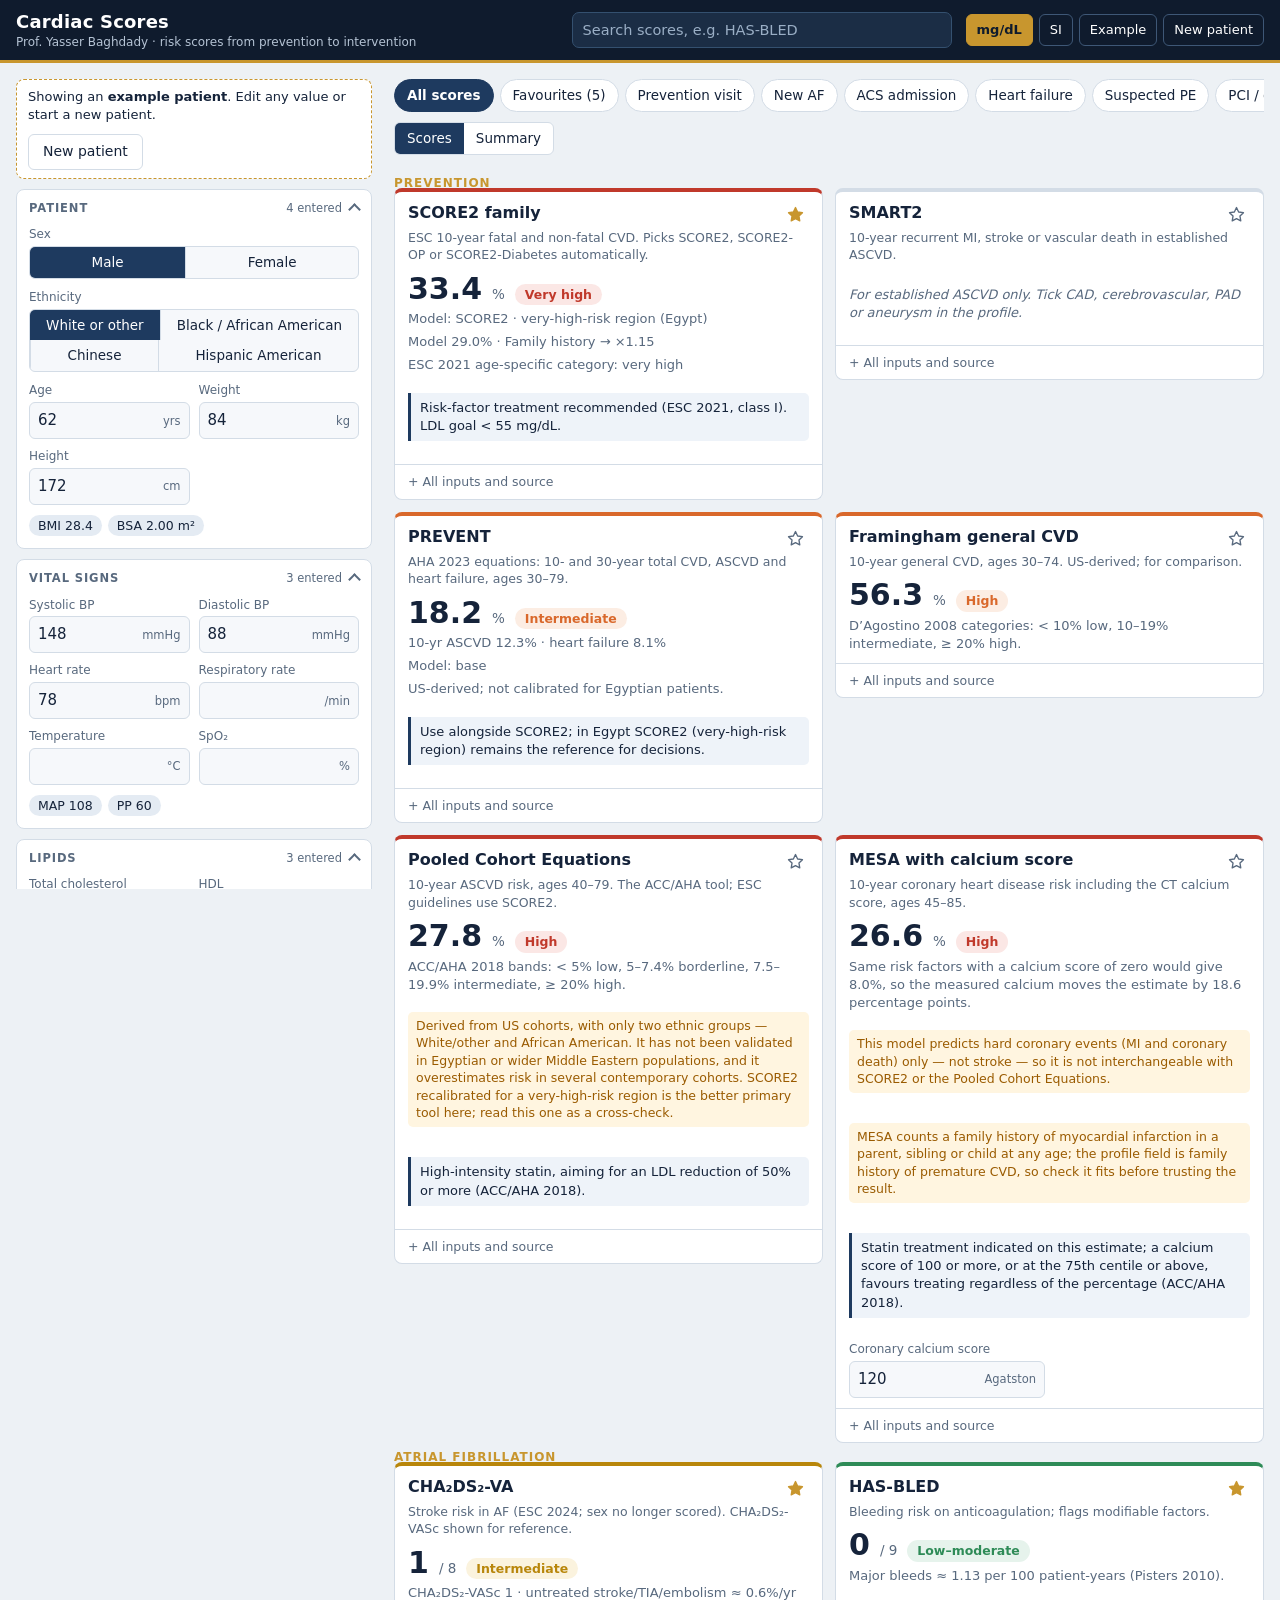
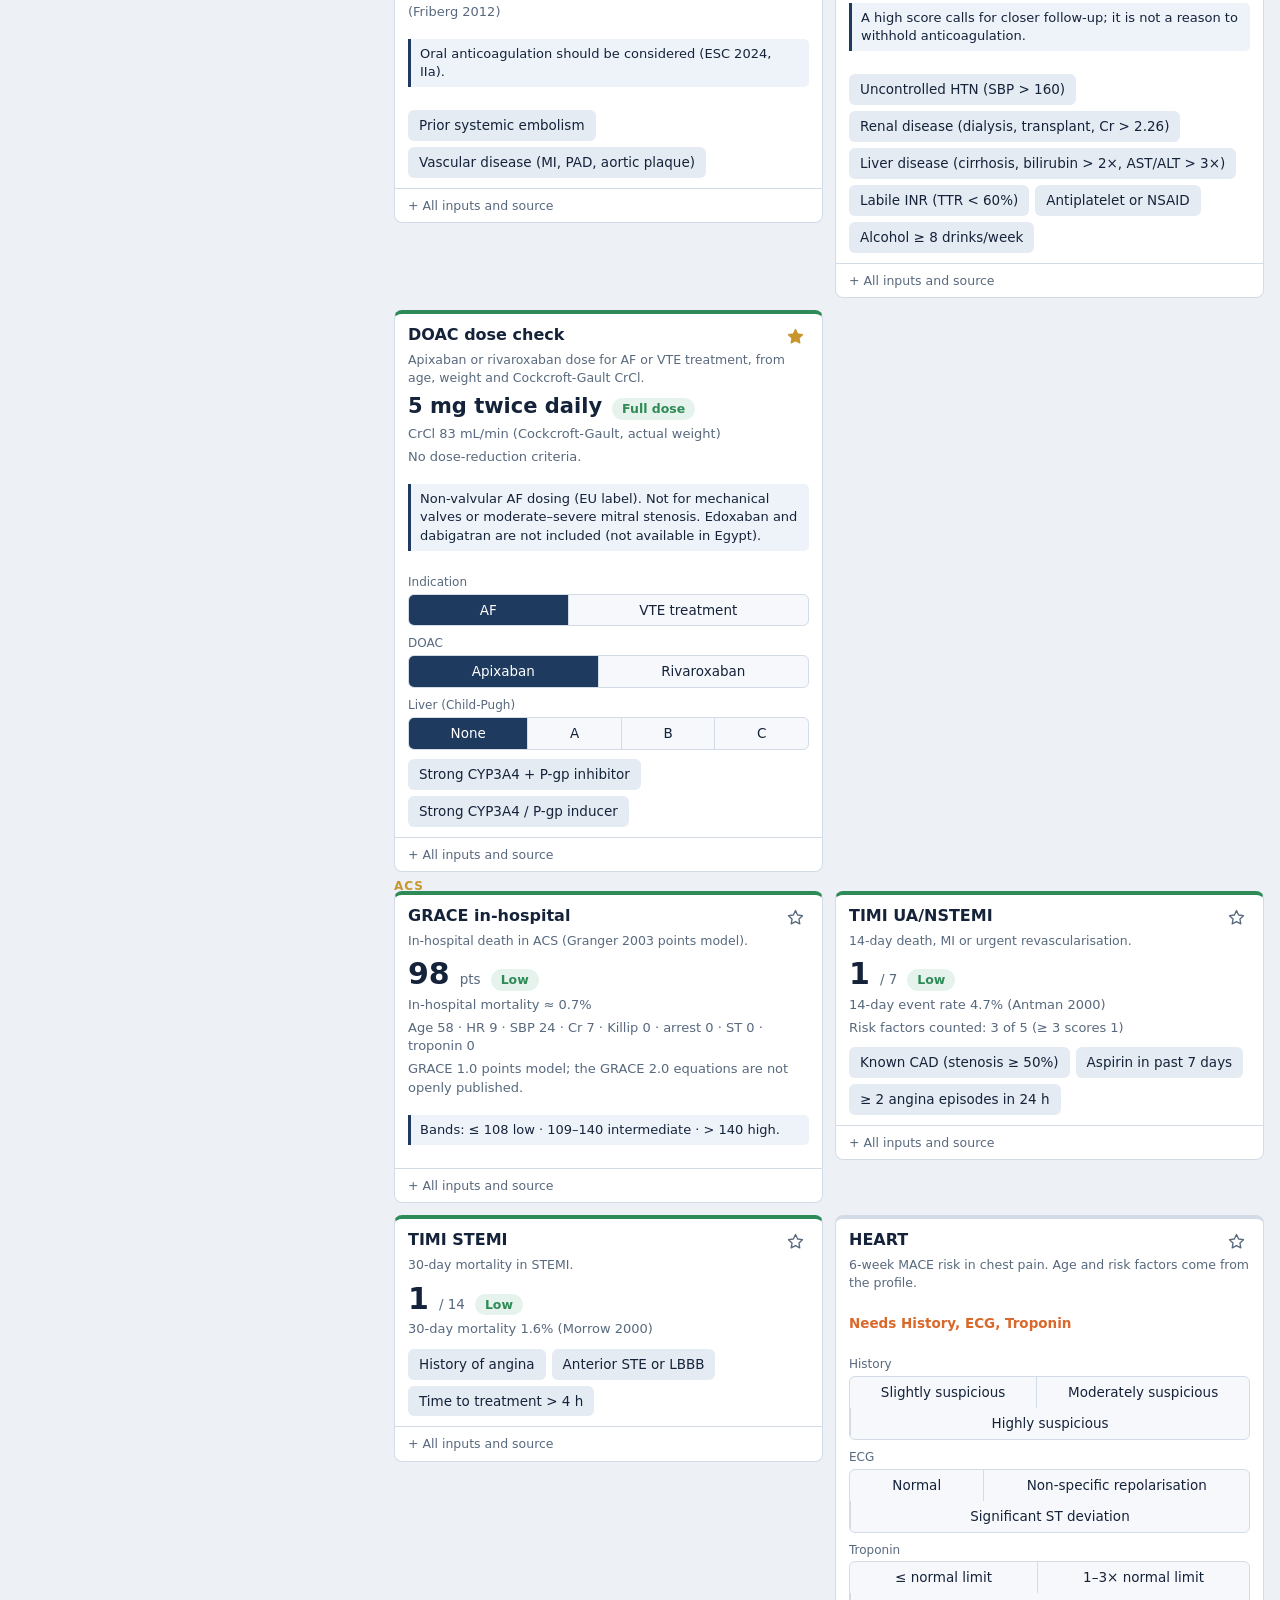
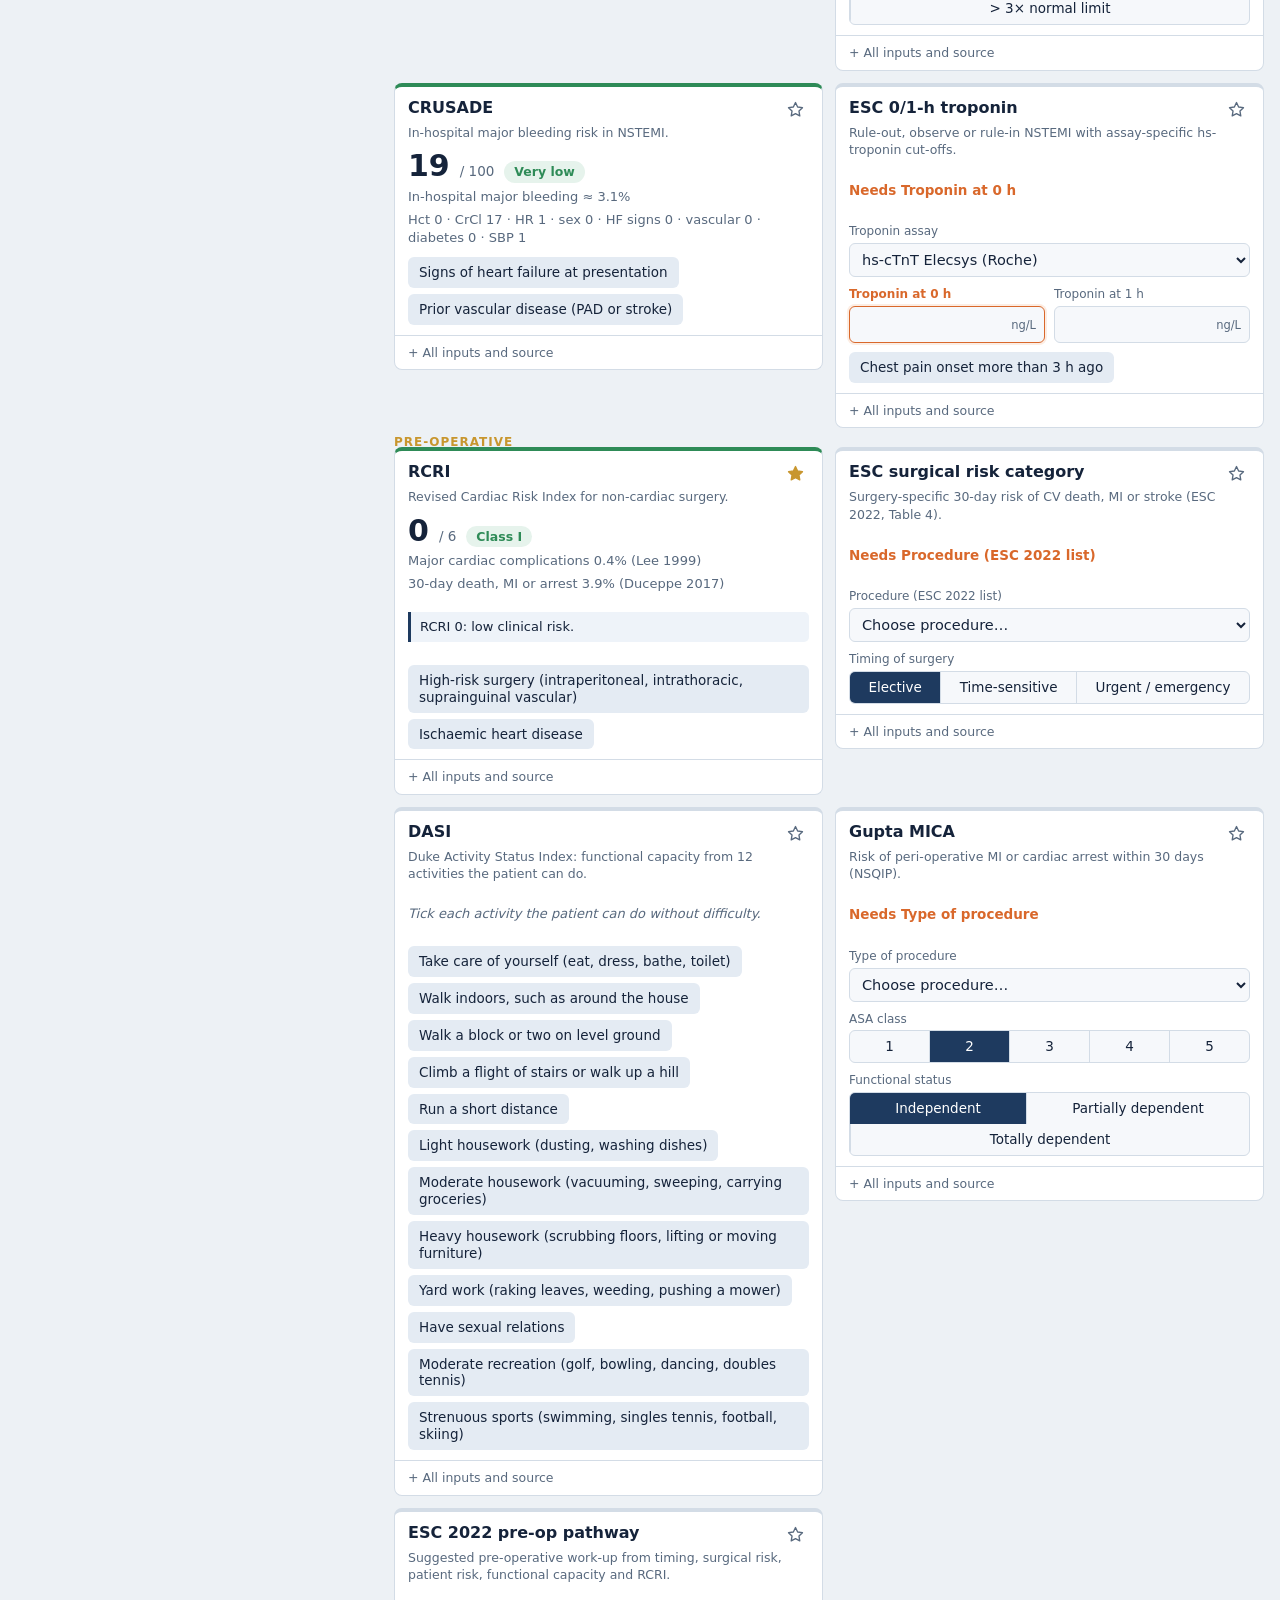
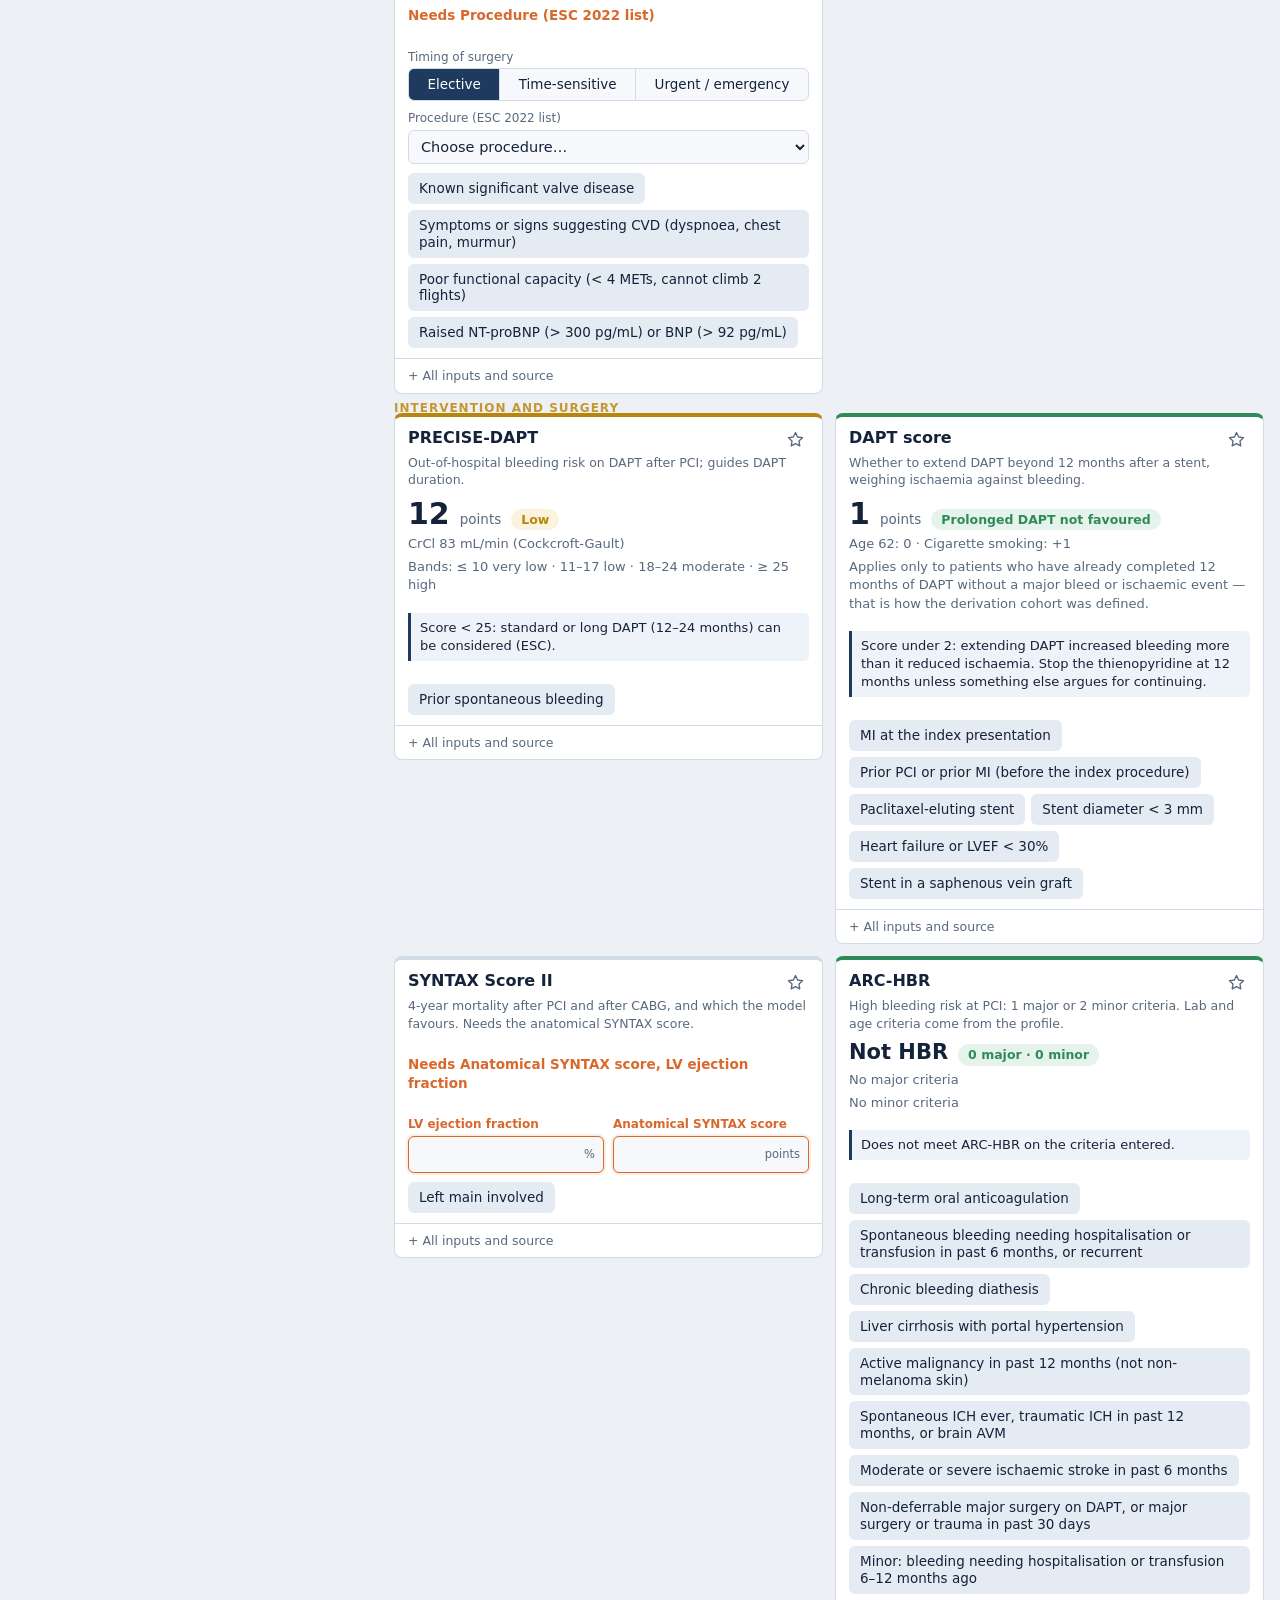
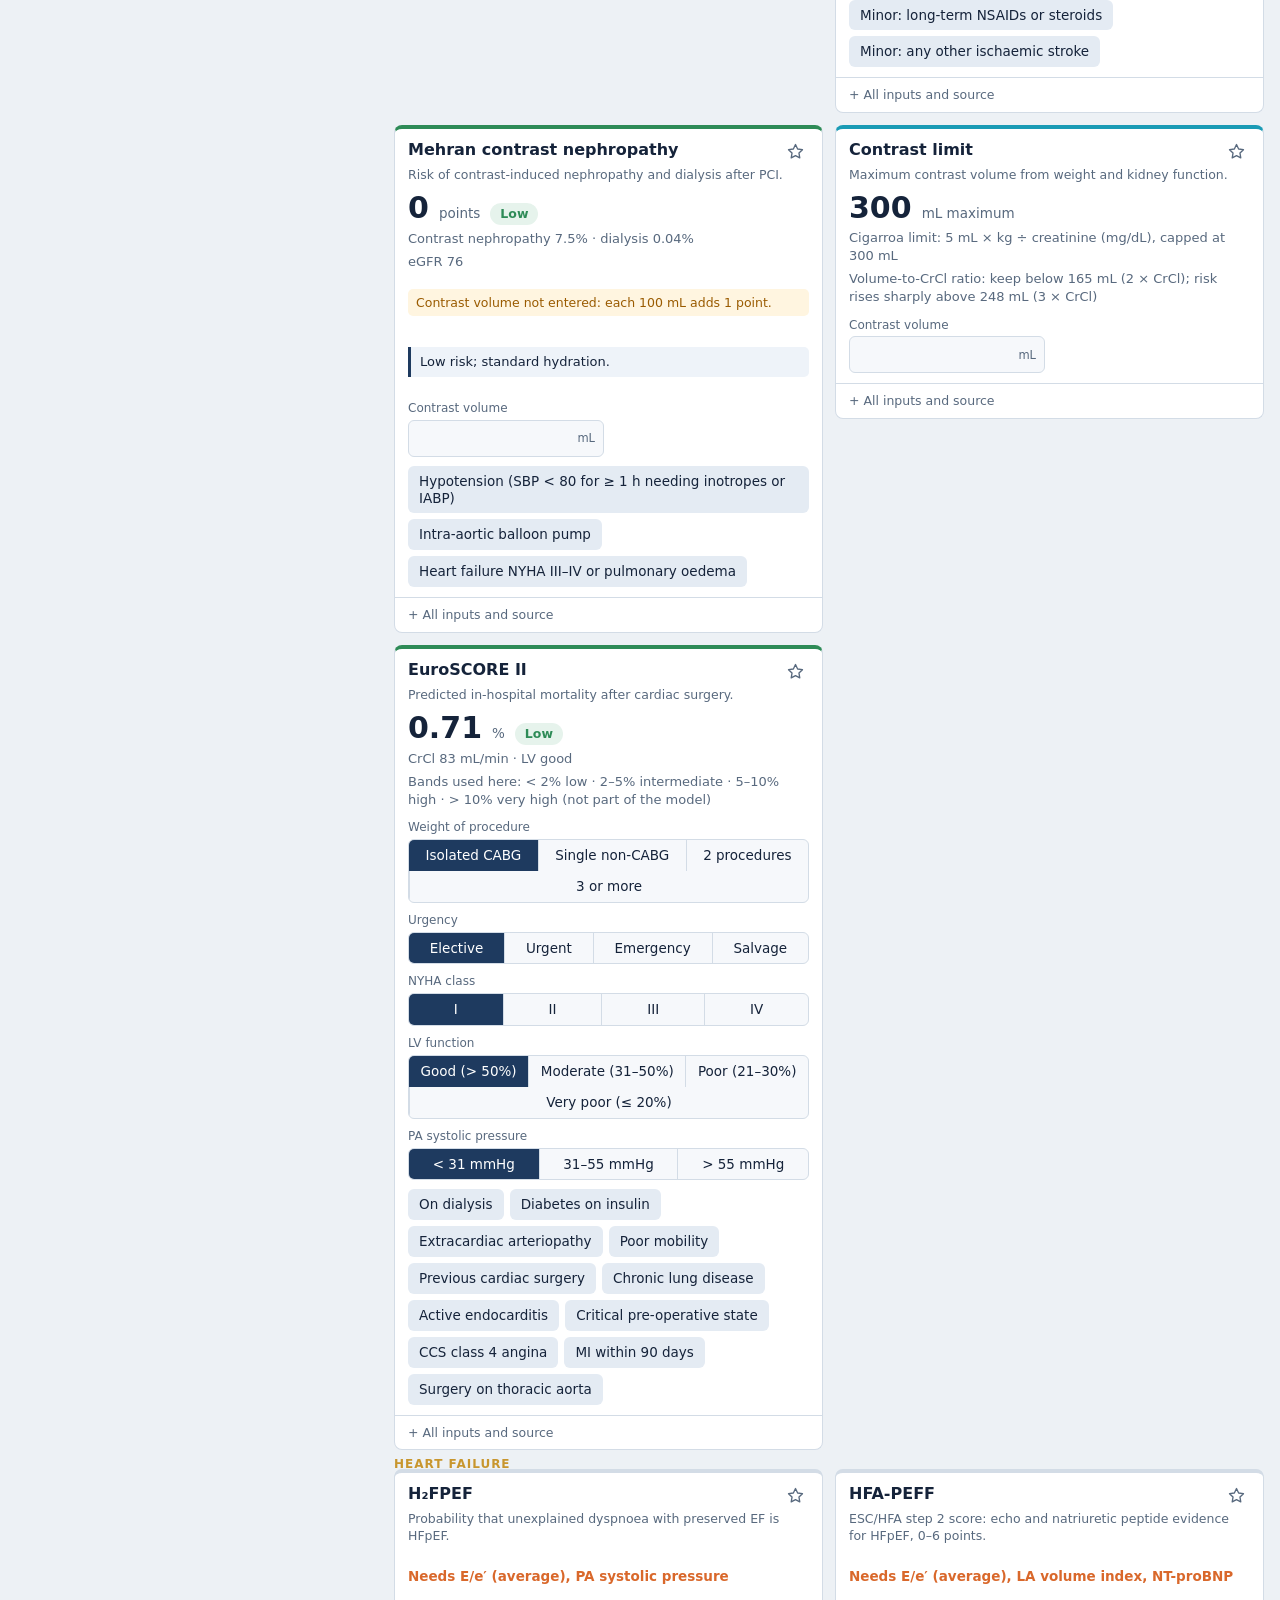
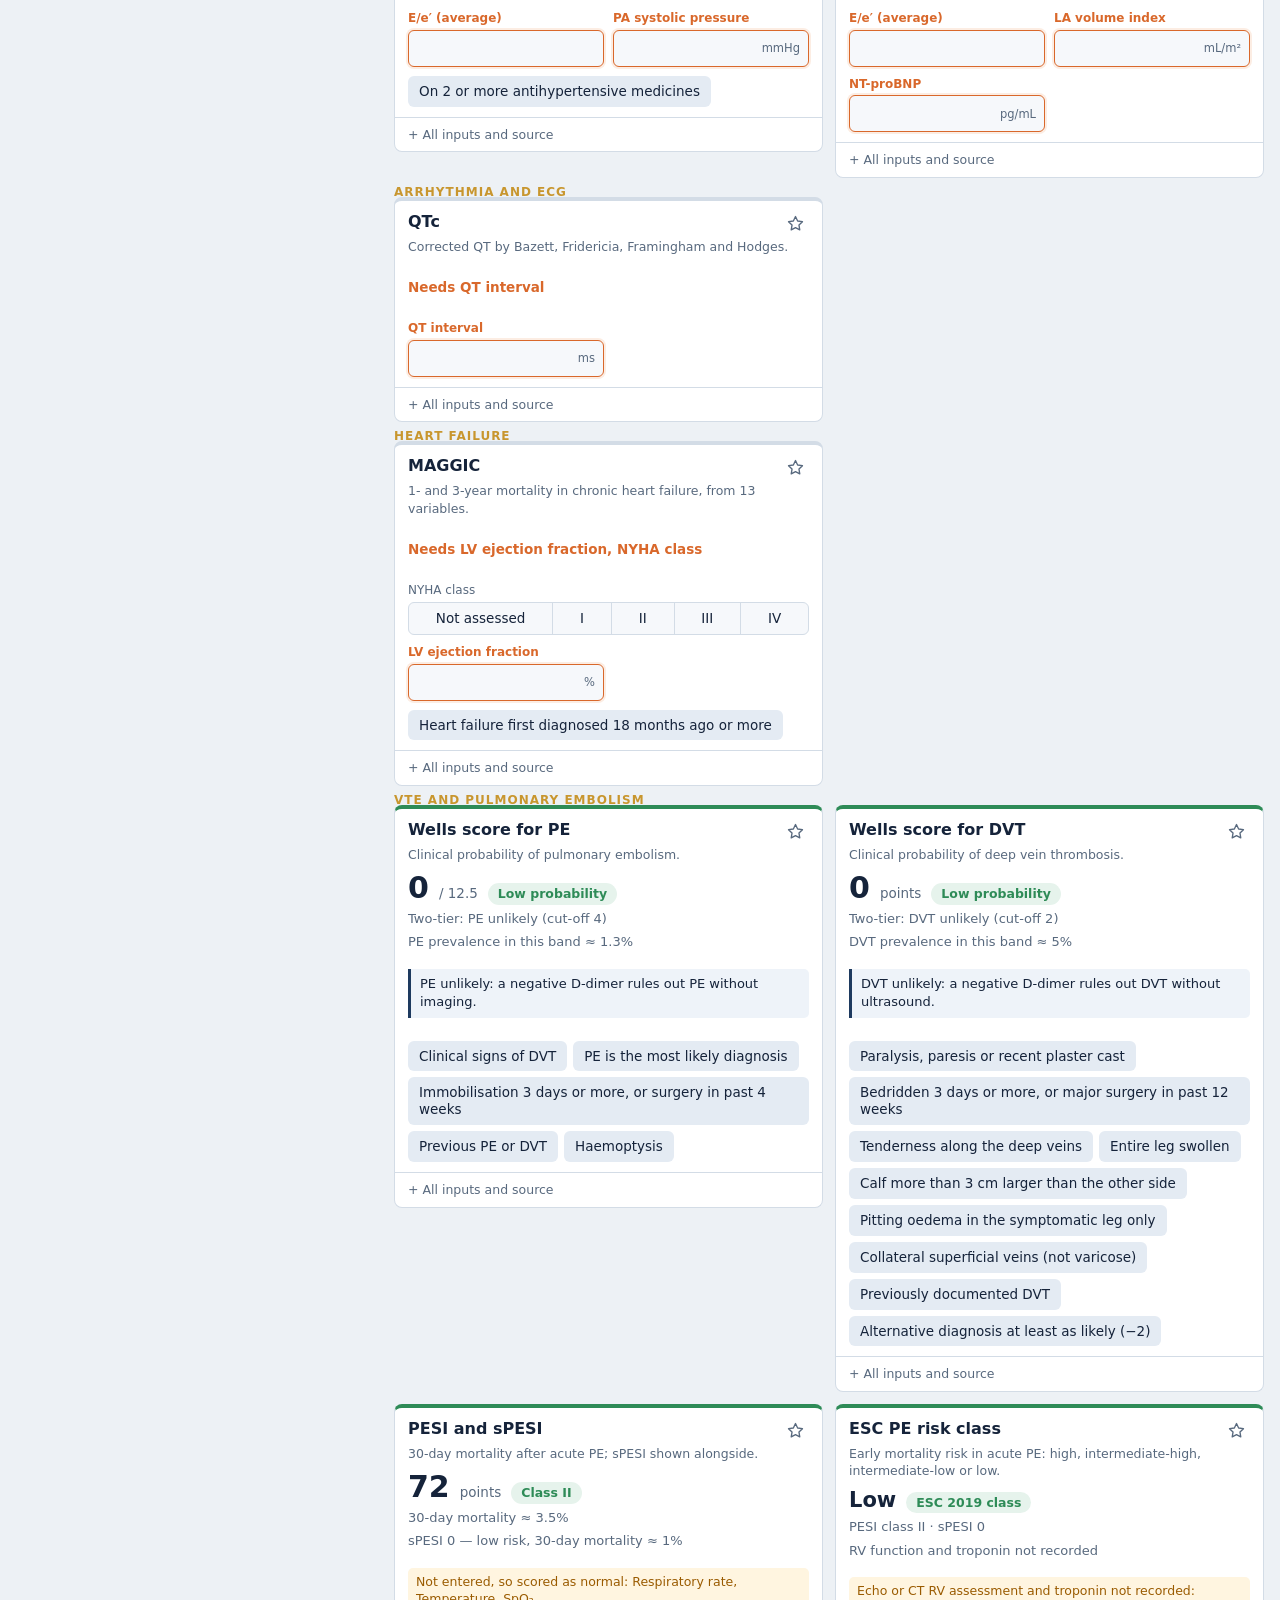
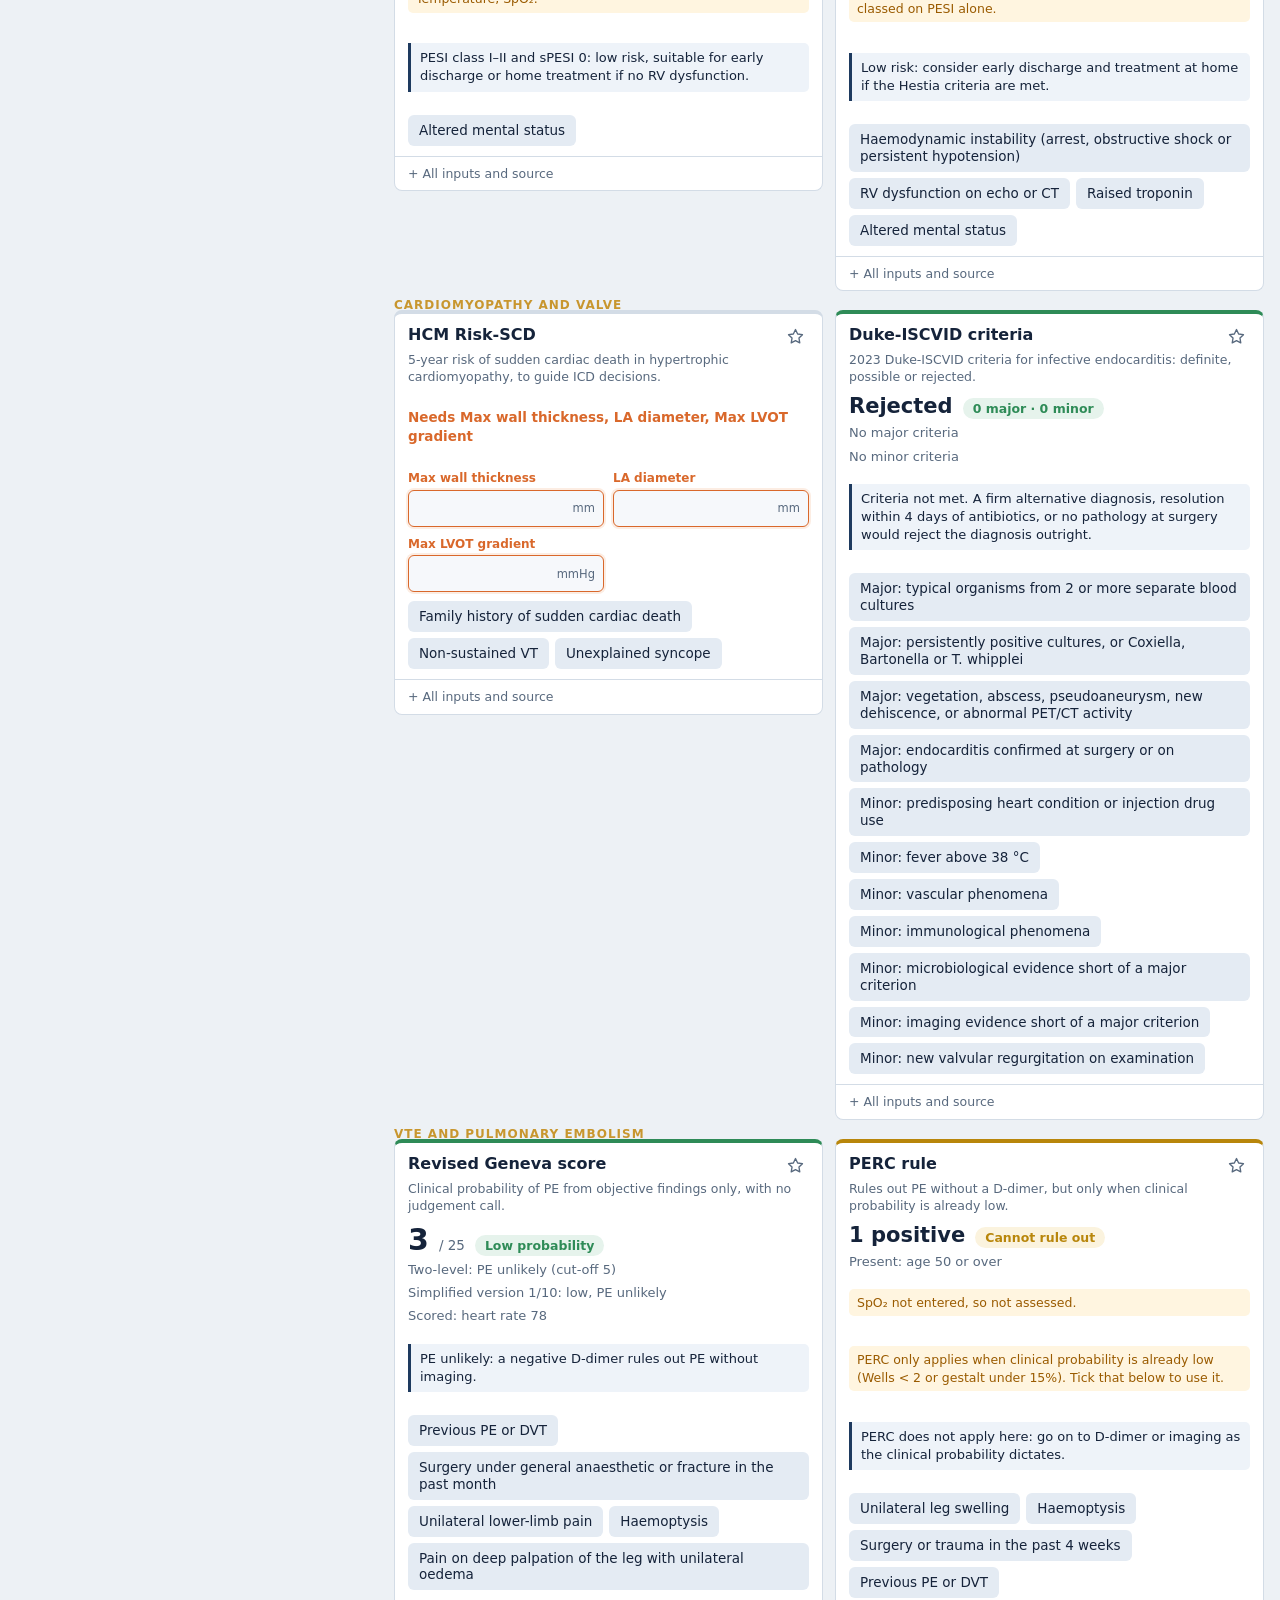
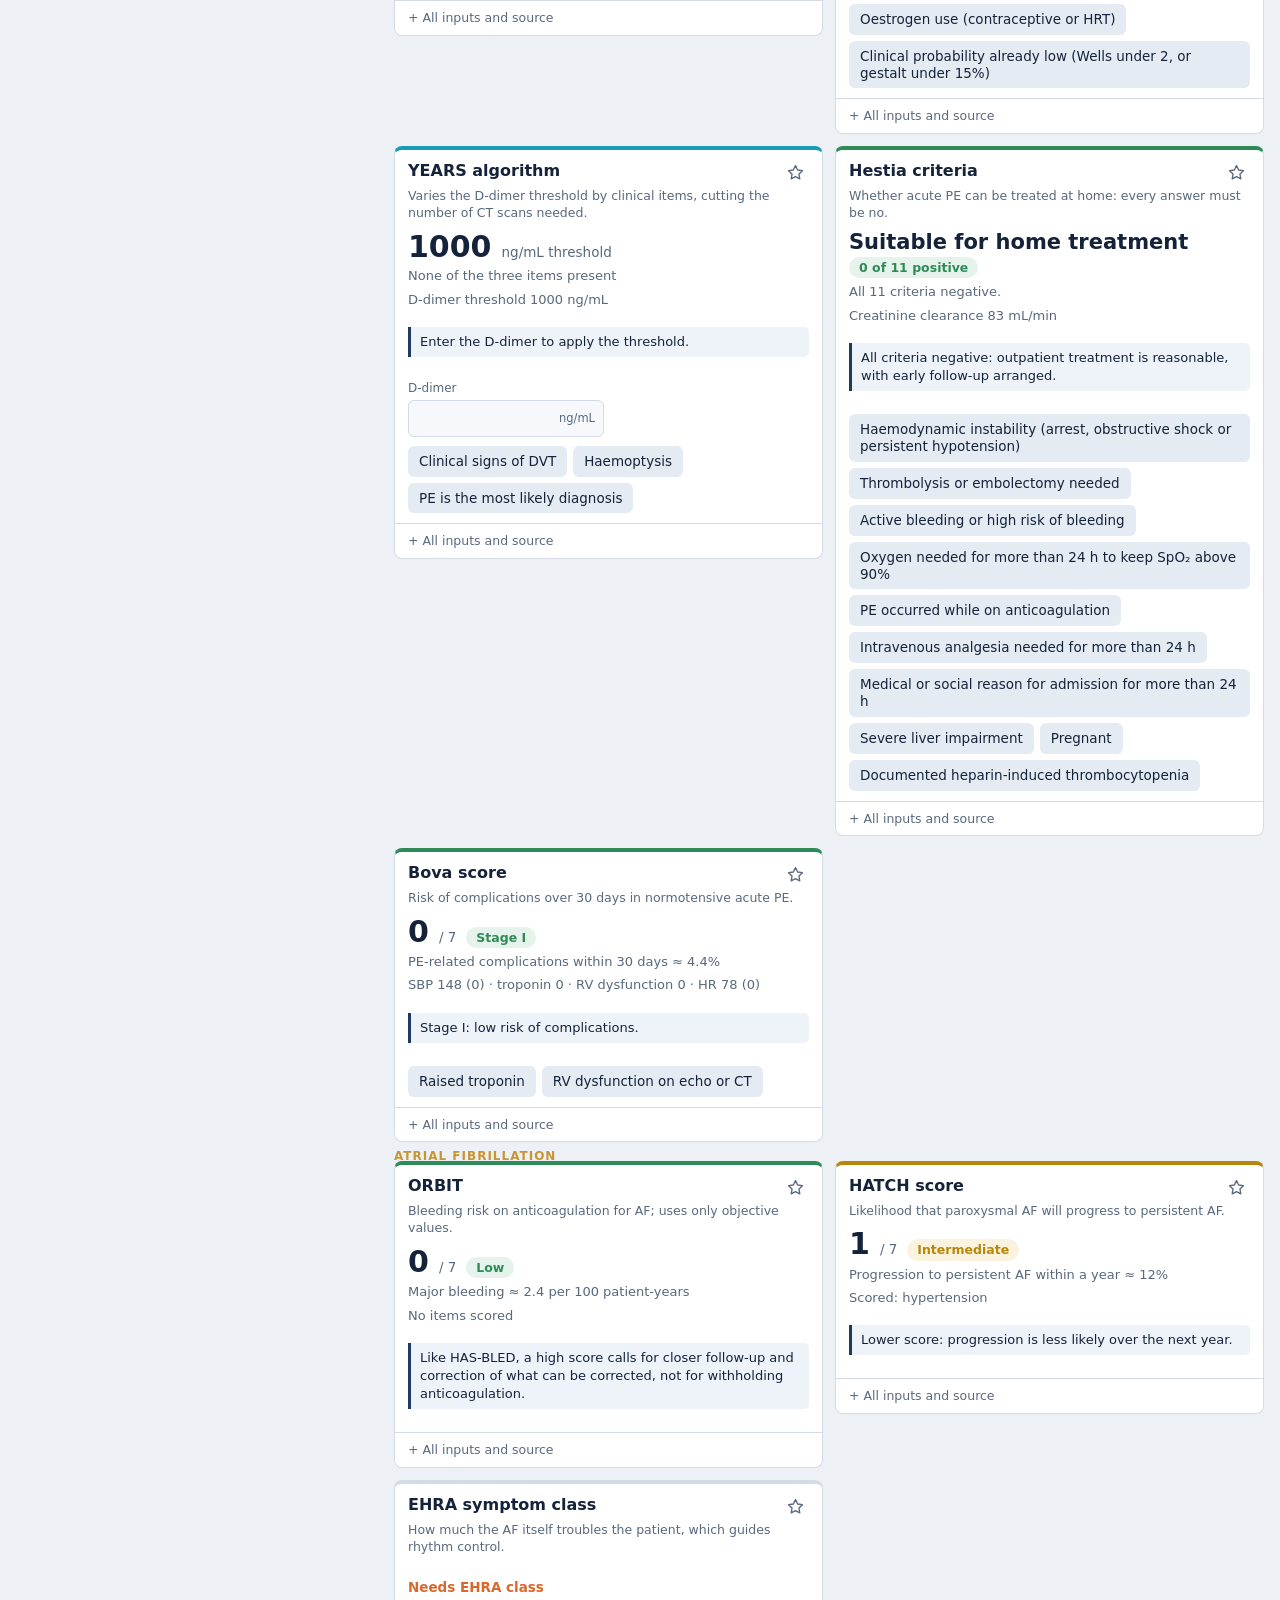
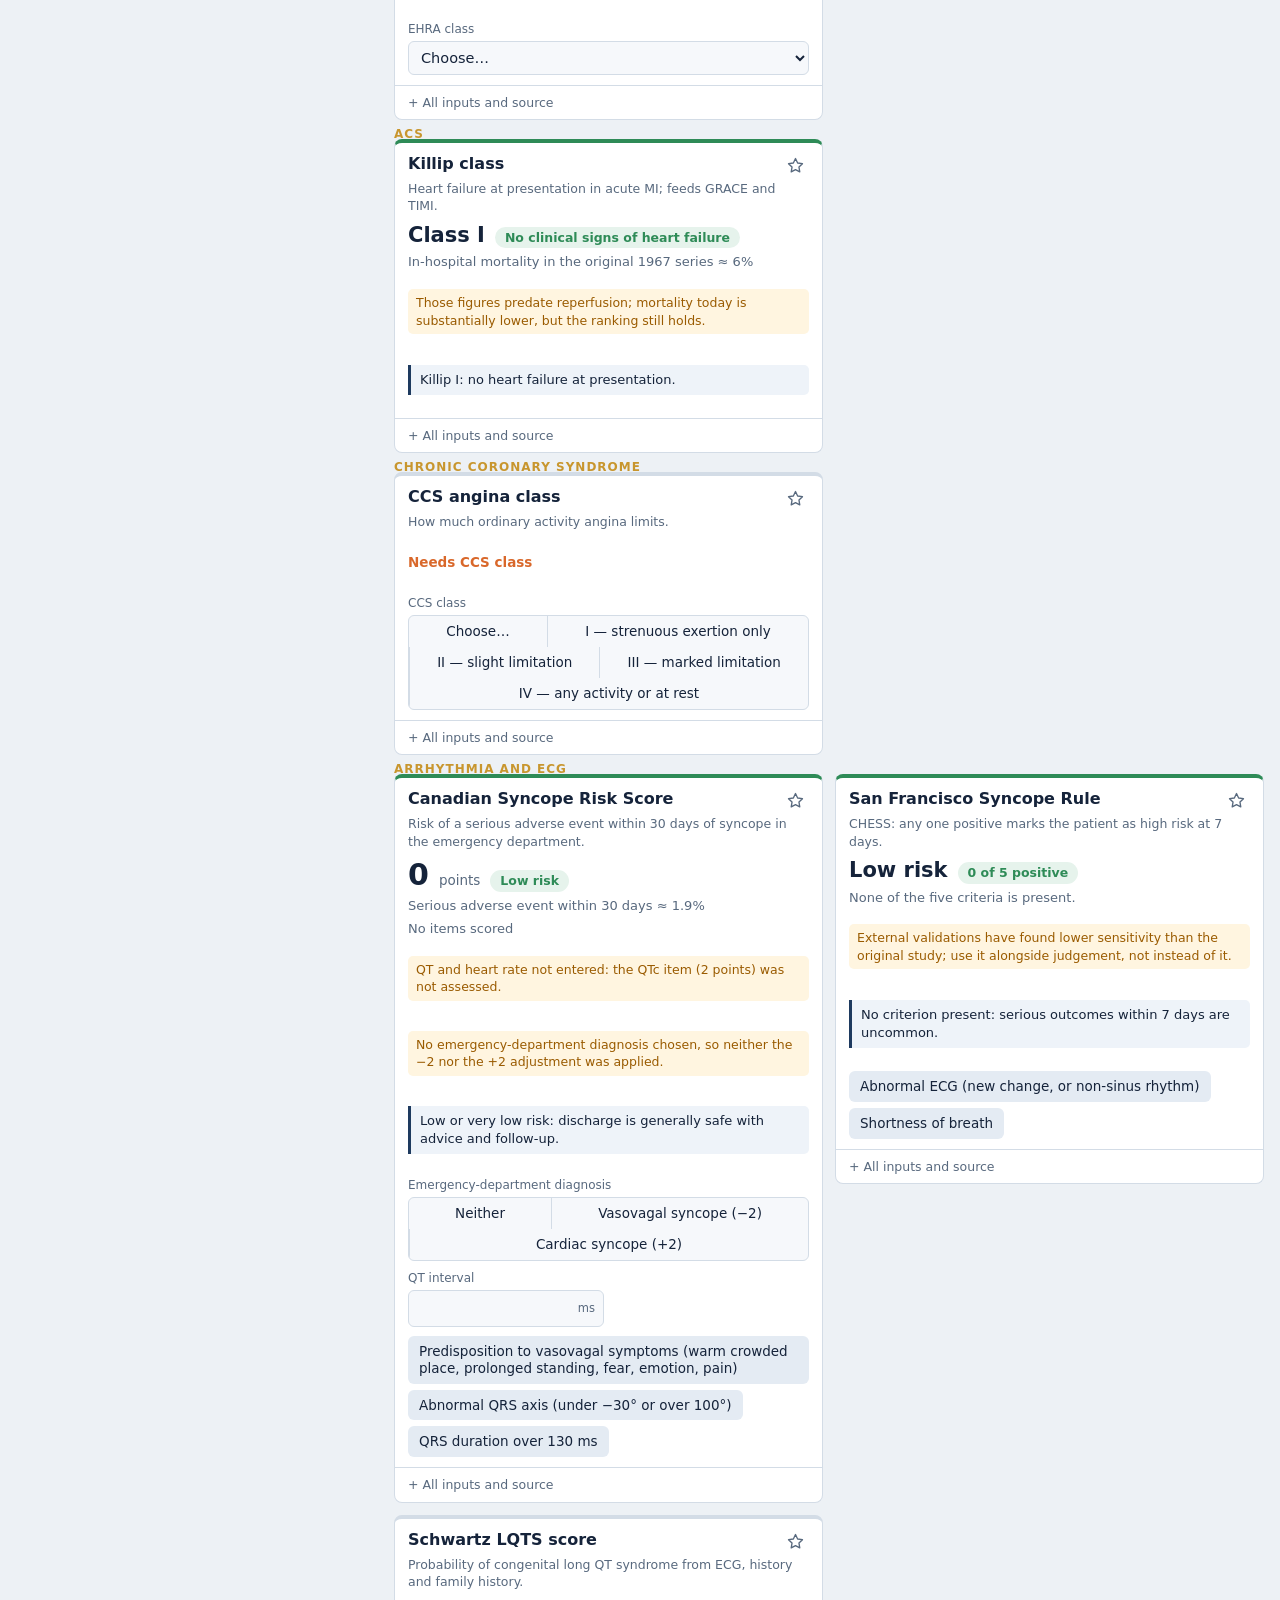
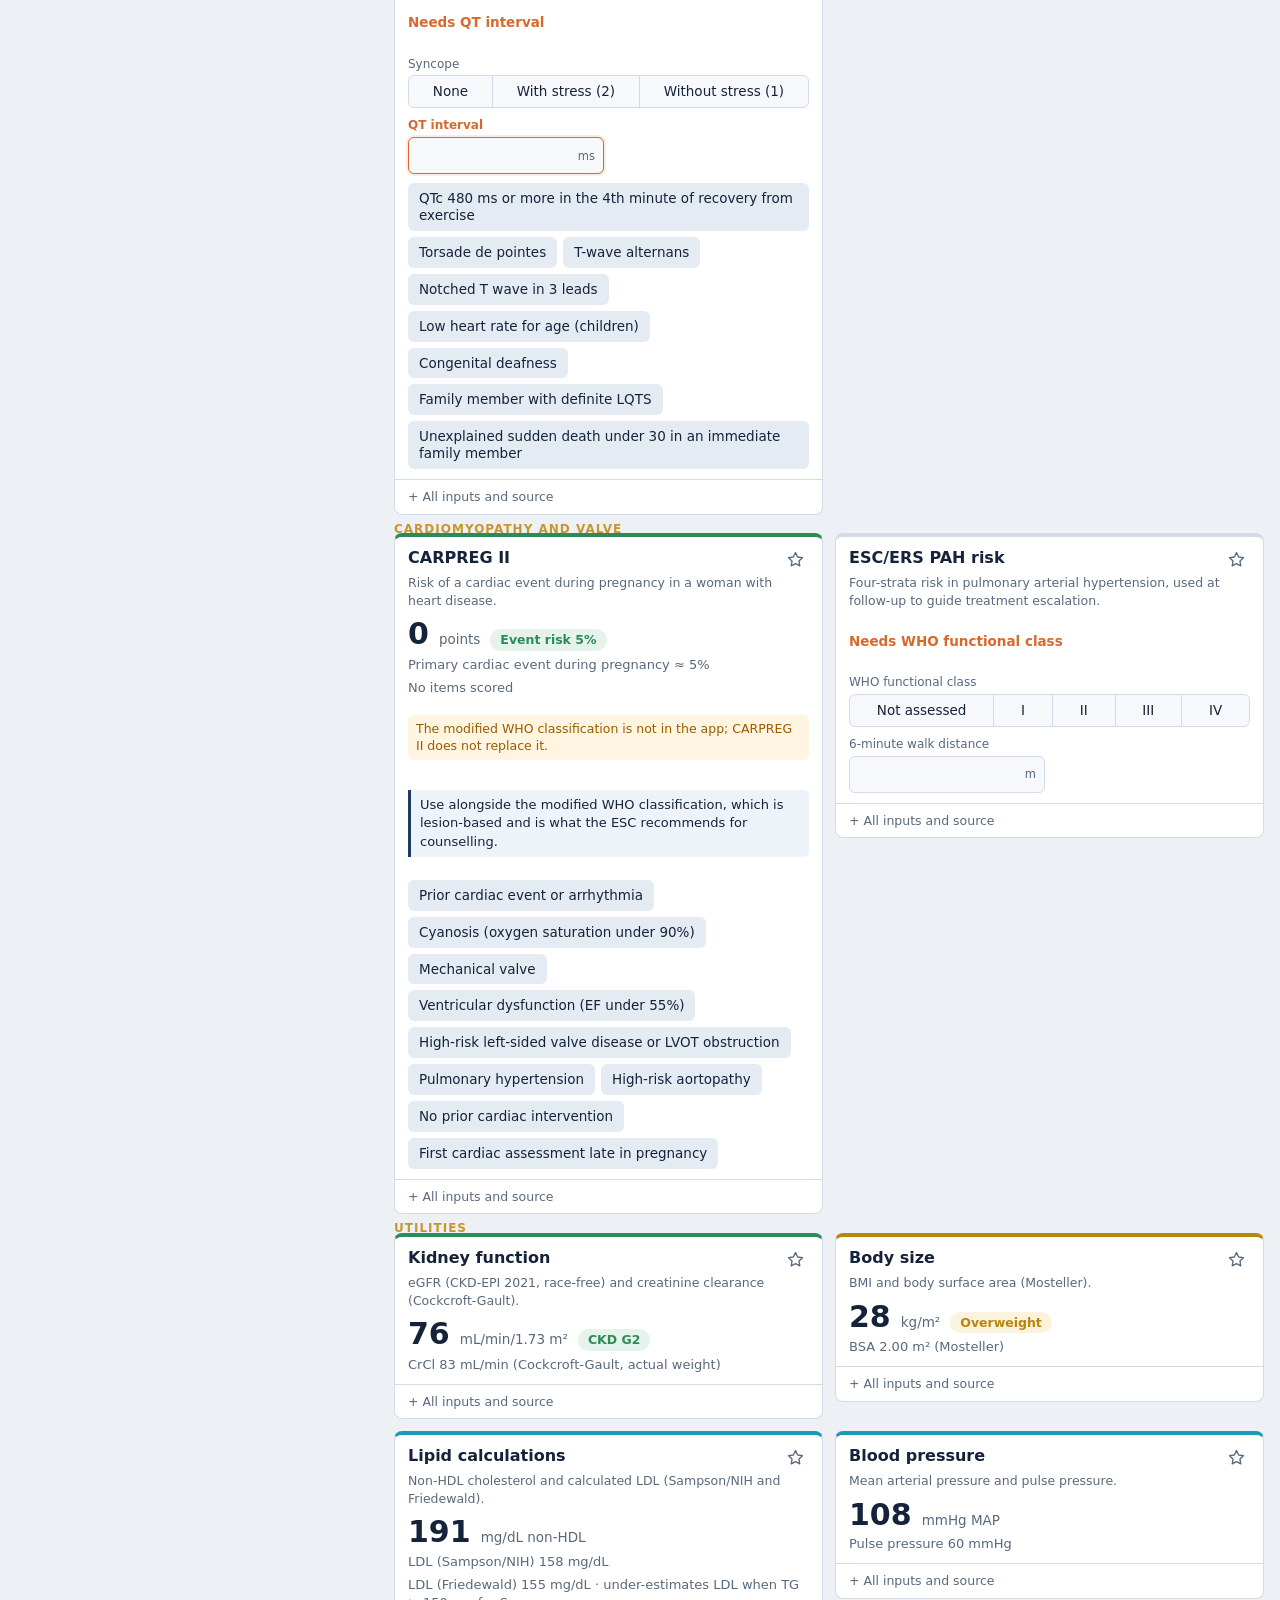
<file: index.html>
<!doctype html><html lang="en"><head><meta charset="utf-8"><meta name="viewport" content="width=device-width,initial-scale=1,viewport-fit=cover"><meta name="theme-color" content="#0F1B2D"><link rel="manifest" href="manifest.webmanifest"><link rel="icon" href="icon.svg"><link rel="apple-touch-icon" href="icon-192.png"><meta name="apple-mobile-web-app-capable" content="yes"><meta name="apple-mobile-web-app-title" content="Cardiac Scores"><style>:root{padding-top:env(safe-area-inset-top,0px);padding-bottom:env(safe-area-inset-bottom,0px)}[hidden]{display:none!important}</style></head><body><title>Cardiac Scores</title>
<meta name="claude:viewport-fit-sides" content="cover">

<style>/* Layout: clinical instrument — patient profile column on the left (one entry feeds every score),
   score cards on the right grouped by clinical scenario; phones switch between the two with a view bar.
   Palette: Prof. Baghdady's navy / gold / cyan system. System fonts only, so the app works fully offline. */
:root{
  --navy:#1E3A5F; --navy-2:#0F1B2D; --gold:#C8962E; --cyan:#1A9BB5;
  --bg:#EDF1F5; --panel:#FFFFFF; --ink:#15233A; --muted:#58697E; --line:#D3DCE6; --field:#F6F8FB;
  --chip:#E4EBF3; --chip-on:#1E3A5F; --chip-on-ink:#FFFFFF; --focus:#1A9BB5;
  --c0:#2E8B57; --c1:#B8860B; --c2:#D9682B; --c3:#C0392B; --cx:#1A9BB5;
  --c0-bg:#E6F3EC; --c1-bg:#FBF3DE; --c2-bg:#FCEDE3; --c3-bg:#FBE7E5; --cx-bg:#E3F3F7;
  --warn:#9A5B00; --warn-bg:#FFF5E0; --act-bg:#EEF3F9;
  --f-ui:Calibri, Carlito, "Segoe UI", system-ui, -apple-system, Roboto, sans-serif;
  --f-num:"Segoe UI", Calibri, system-ui, -apple-system, Roboto, sans-serif;
}
@media (prefers-color-scheme: dark){:root:not([data-theme="light"]){
  --bg:#0B1522; --panel:#132235; --ink:#E3EAF3; --muted:#93A4B8; --line:#25394F; --field:#0F1C2C;
  --chip:#1C2F45; --chip-on:#C8962E; --chip-on-ink:#0F1B2D;
  --c0:#4FBF84; --c1:#E0B13A; --c2:#F08A50; --c3:#F06A5C; --cx:#3FC0D8;
  --c0-bg:#123326; --c1-bg:#3A3112; --c2-bg:#3C2416; --c3-bg:#3D1B19; --cx-bg:#10323B;
  --warn:#F2C06B; --warn-bg:#352812; --act-bg:#182B42; color-scheme:dark}}
:root[data-theme="dark"]{
  --bg:#0B1522; --panel:#132235; --ink:#E3EAF3; --muted:#93A4B8; --line:#25394F; --field:#0F1C2C;
  --chip:#1C2F45; --chip-on:#C8962E; --chip-on-ink:#0F1B2D;
  --c0:#4FBF84; --c1:#E0B13A; --c2:#F08A50; --c3:#F06A5C; --cx:#3FC0D8;
  --c0-bg:#123326; --c1-bg:#3A3112; --c2-bg:#3C2416; --c3-bg:#3D1B19; --cx-bg:#10323B;
  --warn:#F2C06B; --warn-bg:#352812; --act-bg:#182B42; color-scheme:dark}

*{box-sizing:border-box}
html,body{margin:0}
body{background:var(--bg);color:var(--ink);font-family:var(--f-ui);font-size:15px;line-height:1.4}
body::before{content:"";position:fixed;inset:0 0 auto;height:env(safe-area-inset-top,0px);z-index:30;background:var(--navy-2)}
button,input,select{font:inherit;color:inherit}
:focus-visible{outline:2px solid var(--focus);outline-offset:2px}
.pad{padding-left:max(16px,env(safe-area-inset-left,0px));padding-right:max(16px,env(safe-area-inset-right,0px))}

/* top bar */
.top{position:sticky;top:env(safe-area-inset-top,0px);z-index:20;background:var(--navy-2);color:#fff;border-bottom:3px solid var(--gold)}
.top .in{display:flex;flex-wrap:wrap;align-items:center;gap:8px 14px;padding-block:9px;max-width:1500px;margin:0 auto}
.brand{display:flex;flex-direction:column;min-width:0;margin-right:auto}
.brand b{font-size:18px;letter-spacing:.2px}
.brand span{font-size:12px;color:#B5C3D4}
.search{flex:1 1 220px;max-width:380px;display:flex;align-items:center;background:#1B2D45;border:1px solid #34506F;border-radius:7px}
.search input{flex:1;min-width:0;background:transparent;border:0;color:#fff;padding:7px 10px;font-size:14.5px}
.search input::placeholder{color:#9AAEC5}
.tb{display:flex;gap:6px;flex-wrap:wrap}
.tb button{font-size:13px;background:transparent;color:#fff;border:1px solid #3E5776;border-radius:6px;padding:6px 10px;cursor:pointer;white-space:nowrap}
.tb button:hover{border-color:var(--gold)}
.tb button[aria-pressed="true"]{background:var(--gold);border-color:var(--gold);color:var(--navy-2);font-weight:700}

/* view switch (phones) */
.views{display:none;background:var(--navy)}
.views .in{display:flex;max-width:1500px;margin:0 auto}
.views button{flex:1;background:none;border:0;color:#C6D3E2;padding:10px 6px 8px;border-bottom:3px solid transparent;cursor:pointer;font-size:14px}
.views button[aria-pressed="true"]{color:#fff;border-bottom-color:var(--cyan);font-weight:700}

.wrap{display:grid;grid-template-columns:minmax(300px,360px) minmax(0,1fr);gap:18px;padding-block:16px 48px;max-width:1500px;margin:0 auto}
@media (max-width:900px){
  .wrap{grid-template-columns:minmax(0,1fr)}
  .views{display:block;position:sticky;top:env(safe-area-inset-top,0px);z-index:20}
  .top{position:static}
  body[data-view="patient"] #scorecol,body[data-view="patient"] #summary{display:none}
  body[data-view="scores"] #profile,body[data-view="summary"] #profile{display:none}
  .colhead .vt{display:none}
}
body[data-view="summary"] #scorecol{display:none}
body:not([data-view="summary"]) #summary{display:none}

/* profile */
#profile{display:flex;flex-direction:column;gap:10px;min-width:0;align-self:start}
@media (min-width:901px){#profile{position:sticky;top:calc(env(safe-area-inset-top,0px) + 74px);max-height:calc(100vh - 90px);overflow:auto;padding-right:4px}}
.example{display:flex;align-items:center;justify-content:space-between;gap:10px;flex-wrap:wrap;border:1px dashed var(--gold);background:var(--panel);border-radius:8px;padding:8px 11px;font-size:13px}
.grp{background:var(--panel);border:1px solid var(--line);border-radius:8px}
.grp>summary{list-style:none;cursor:pointer;display:flex;justify-content:space-between;align-items:center;gap:8px;padding:10px 12px;font-size:11.5px;letter-spacing:.9px;text-transform:uppercase;font-weight:700;color:var(--muted)}
.grp>summary::-webkit-details-marker{display:none}
.grp>summary::after{content:"";width:7px;height:7px;border-right:2px solid var(--muted);border-bottom:2px solid var(--muted);transform:rotate(45deg);margin-top:-3px;transition:transform .15s}
.grp[open]>summary::after{transform:rotate(-135deg);margin-top:3px}
.grp .cnt{margin-left:auto;letter-spacing:0;text-transform:none;font-weight:400}
.grp .body{padding:0 12px 12px;display:flex;flex-direction:column;gap:10px}
.grid{display:grid;grid-template-columns:repeat(auto-fill,minmax(130px,1fr));gap:9px}
.f{display:flex;flex-direction:column;gap:3px;min-width:0}
.f>label,.f>.lb{font-size:12px;color:var(--muted)}
.f .box{display:flex;align-items:center;background:var(--field);border:1px solid var(--line);border-radius:6px}
.f select{flex:1;min-width:0;background:transparent;border:0;padding:7px 8px;font-size:14.5px;width:100%}
.f.wide{grid-column:1/-1}
.f input[type=number]{-moz-appearance:textfield}
.f input::-webkit-outer-spin-button,.f input::-webkit-inner-spin-button{-webkit-appearance:none;margin:0}
.f input{background:transparent;border:0;padding:7px 8px;width:100%;min-width:0;font-size:15px;font-family:var(--f-num);font-variant-numeric:tabular-nums}
.f .u{font-size:11.5px;color:var(--muted);padding-right:8px;white-space:nowrap}
.f.need .box{border-color:var(--c2);box-shadow:0 0 0 2px var(--c2-bg)}
.f.need>label{color:var(--c2);font-weight:700}
.f.out .box{border-color:var(--c1)}
.chips{display:flex;flex-wrap:wrap;gap:6px}
.chip{font-size:13.5px;background:var(--chip);border:1px solid transparent;border-radius:6px;padding:6px 10px;cursor:pointer;text-align:left;line-height:1.25}
.chip[aria-pressed="true"]{background:var(--chip-on);color:var(--chip-on-ink)}
.chip.auto{border-style:dashed;border-color:var(--muted)}
.chip .tag{font-size:11px;opacity:.75;margin-left:5px}
.seg{display:flex;flex-wrap:wrap;border:1px solid var(--line);border-radius:6px;overflow:hidden;background:var(--field)}
.seg button{flex:1 0 auto;background:transparent;border:0;padding:6px 10px;cursor:pointer;font-size:13.5px}
.seg button+button{border-left:1px solid var(--line)}
.seg button[aria-pressed="true"]{background:var(--chip-on);color:var(--chip-on-ink)}
.derived{display:flex;flex-wrap:wrap;gap:6px;font-size:12.5px}
.pill{background:var(--chip);border-radius:20px;padding:2px 9px;font-family:var(--f-num);font-variant-numeric:tabular-nums}

/* score column */
#scorecol,#summary{min-width:0;display:flex;flex-direction:column;gap:14px}
.colhead{display:flex;flex-wrap:wrap;align-items:center;gap:8px 12px;justify-content:space-between}
.scen{display:flex;gap:6px;overflow-x:auto;padding-bottom:2px;min-width:0}
.scen button{background:var(--panel);border:1px solid var(--line);border-radius:20px;padding:6px 12px;cursor:pointer;font-size:13.5px;white-space:nowrap}
.scen button[aria-pressed="true"]{background:var(--navy);border-color:var(--navy);color:#fff;font-weight:700}
.vt{display:flex;border:1px solid var(--line);border-radius:6px;overflow:hidden;background:var(--panel)}
.vt button{background:none;border:0;padding:6px 12px;cursor:pointer;font-size:13.5px}
.vt button[aria-pressed="true"]{background:var(--navy);color:#fff}
.dom-h{margin:6px 0 -4px;font-size:12px;letter-spacing:1px;text-transform:uppercase;color:var(--gold);font-weight:700}
.cards{display:grid;grid-template-columns:repeat(auto-fill,minmax(min(100%,330px),1fr));gap:12px;align-items:start}
.empty{background:var(--panel);border:1px dashed var(--line);border-radius:8px;padding:18px;color:var(--muted);text-align:center}

.sc{background:var(--panel);border:1px solid var(--line);border-radius:8px;display:flex;flex-direction:column;min-width:0;border-top:4px solid var(--line)}
.sc[data-cat="0"]{border-top-color:var(--c0)}.sc[data-cat="1"]{border-top-color:var(--c1)}.sc[data-cat="2"]{border-top-color:var(--c2)}.sc[data-cat="3"]{border-top-color:var(--c3)}.sc[data-cat="x"]{border-top-color:var(--cx)}
.sc header{display:flex;align-items:flex-start;gap:8px;padding:11px 13px 0}
.sc h3{margin:0;font-size:16px;line-height:1.2}
.sc .dm{font-size:11px;letter-spacing:.8px;text-transform:uppercase;color:var(--muted);font-weight:700}
.sc .tt{flex:1;min-width:0;display:flex;flex-direction:column;gap:2px}
.fav{background:none;border:0;cursor:pointer;padding:2px 4px;color:var(--muted);line-height:1}
.fav svg{width:19px;height:19px;display:block}
.fav[aria-pressed="true"]{color:var(--gold)}
.fav[aria-pressed="true"] path{fill:currentColor}
.sc .blurb{margin:3px 13px 0;font-size:12.5px;color:var(--muted)}
.res{padding:9px 13px 0;display:flex;flex-direction:column;gap:5px}
.big{display:flex;align-items:baseline;flex-wrap:wrap;gap:4px 10px}
.big .v{font-size:30px;font-weight:700;font-family:var(--f-num);font-variant-numeric:tabular-nums;line-height:1.05}
.big .v.txt{font-size:21px}
.big .un{font-size:13.5px;color:var(--muted)}
.cat{display:inline-block;font-size:12.5px;font-weight:700;border-radius:20px;padding:2px 10px}
.cat.c0{background:var(--c0-bg);color:var(--c0)}.cat.c1{background:var(--c1-bg);color:var(--c1)}.cat.c2{background:var(--c2-bg);color:var(--c2)}.cat.c3{background:var(--c3-bg);color:var(--c3)}
.ln{font-size:13px;margin:0}
.ln.mut{color:var(--muted)}
.wn{font-size:12.5px;background:var(--warn-bg);color:var(--warn);border-radius:5px;padding:5px 8px}
.act{font-size:13px;background:var(--act-bg);border-left:3px solid var(--navy);border-radius:0 5px 5px 0;padding:6px 9px}
:root[data-theme="dark"] .act{border-left-color:var(--gold)}
@media (prefers-color-scheme: dark){:root:not([data-theme="light"]) .act{border-left-color:var(--gold)}}
.needs{font-size:13.5px;color:var(--c2);font-weight:700}
.na{font-size:13px;color:var(--muted);font-style:italic}
.ins{padding:10px 13px 0;display:flex;flex-direction:column;gap:9px}
.ins:empty{display:none}
.sc details.more{margin-top:10px;border-top:1px solid var(--line)}
.sc details.more>summary{cursor:pointer;font-size:12.5px;color:var(--muted);padding:8px 13px;list-style:none}
.sc details.more>summary::-webkit-details-marker{display:none}
.sc details.more>summary::before{content:"+ "}
.sc details.more[open]>summary::before{content:"– "}
.more .mb{padding:0 13px 12px;display:flex;flex-direction:column;gap:9px}
.src{font-size:12px;color:var(--muted)}
.badge{display:inline-block;font-size:11.5px;border:1px solid var(--line);border-radius:4px;padding:1px 6px;color:var(--muted)}
.sc .pad-b{height:12px}

/* summary */
.sum{background:var(--panel);border:1px solid var(--line);border-radius:8px;padding:16px 18px;display:flex;flex-direction:column;gap:10px}
.sum h2{margin:0;font-size:17px;color:var(--navy)}
:root[data-theme="dark"] .sum h2{color:var(--gold)}
@media (prefers-color-scheme: dark){:root:not([data-theme="light"]) .sum h2{color:var(--gold)}}
.sum pre{margin:0;white-space:pre-wrap;font-family:var(--f-ui);font-size:14px;line-height:1.5;background:var(--field);border:1px solid var(--line);border-radius:6px;padding:12px;max-width:80ch}
.sum .row{display:flex;gap:8px;flex-wrap:wrap;align-items:center}
.btn{background:var(--navy);color:#fff;border:0;border-radius:6px;padding:7px 14px;cursor:pointer;font-size:14px}
.btn.ghost{background:var(--panel);color:var(--ink);border:1px solid var(--line)}
.note{font-size:12.5px;color:var(--muted)}
.foot{font-size:12px;color:var(--muted);max-width:80ch}
@media (prefers-reduced-motion:reduce){*{transition:none!important}}

.upd[hidden]{display:none}
.upd{position:fixed;left:0;right:0;bottom:0;z-index:40;display:flex;flex-wrap:wrap;align-items:center;justify-content:center;gap:8px 14px;background:var(--navy-2);color:#fff;border-top:3px solid var(--gold);font-size:14px;padding-block:10px;padding-bottom:calc(10px + env(safe-area-inset-bottom,0px));padding-left:max(16px,env(safe-area-inset-left,0px));padding-right:max(16px,env(safe-area-inset-right,0px))}
.upd .btn{background:var(--gold);color:var(--navy-2);font-weight:700}
</style>
<header class="top"><div class="in pad">
  <div class="brand"><b>Cardiac Scores</b><span>Prof. Yasser Baghdady · risk scores from prevention to intervention</span></div>
  <label class="search"><input id="q" type="search" placeholder="Search scores, e.g. HAS-BLED" aria-label="Search scores" autocomplete="off"></label>
  <div class="tb">
    <button type="button" data-units="conv" aria-pressed="true" title="mg/dL, µmol shown as mg/dL">mg/dL</button>
    <button type="button" data-units="si" aria-pressed="false" title="mmol/L and µmol/L">SI</button>
    <button type="button" data-act="example">Example</button>
    <button type="button" data-act="new">New patient</button>
  </div>
</div></header>
<nav class="views" aria-label="View"><div class="in pad">
  <button type="button" data-view="patient" aria-pressed="false">Patient</button>
  <button type="button" data-view="scores" aria-pressed="true">Scores</button>
  <button type="button" data-view="summary" aria-pressed="false">Summary</button>
</div></nav>
<main class="wrap pad">
  <aside id="profile" aria-label="Patient profile"></aside>
  <section id="scorecol" aria-label="Scores">
    <div class="colhead">
      <div class="scen" id="scen" role="group" aria-label="Clinical scenario"></div>
      <div class="vt" role="group" aria-label="View"><button type="button" data-view="scores" aria-pressed="true">Scores</button><button type="button" data-view="summary" aria-pressed="false">Summary</button></div>
    </div>
    <div id="cards"></div>
    <p class="foot">Results support, and do not replace, clinical judgement. Nothing you enter leaves this device. Build 2 · 24 Nov 2026</p>
  </section>
  <section id="summary" aria-label="Summary"></section>
</main>
<div id="updbar" class="upd" hidden><span>A new version of Cardiac Scores is ready. Updating clears the current patient.</span><button type="button" class="btn" data-act="reload">Update now</button></div>
<script>var PREVENT_COEF={"base_10yr":{"female_total_cvd":[0.793933,0.030524,-0.160686,-0.2394,0.360078,0.86676,0.536074,0.0,0.0,0.604592,0.043377,0.315167,-0.147765,-0.066361,0.119788,-0.081972,0.030677,-0.094635,-0.27057,-0.078715,0.0,-0.163781,-3.307728],"female_ascvd":[0.719883,0.117697,-0.151185,-0.083536,0.359285,0.834858,0.483108,0.0,0.0,0.486462,0.039778,0.226531,-0.059237,-0.039576,0.084442,-0.056784,0.032569,-0.103598,-0.241754,-0.079114,0.0,-0.167149,-3.819975],"female_heart_failure":[0.899823,0.0,0.0,-0.455977,0.35765,1.038346,0.583916,-0.007229,0.299771,0.745164,0.055709,0.353444,0.0,-0.098151,0.0,0.0,0.0,-0.094666,-0.358104,-0.115945,-0.003878,-0.188429,-4.310409],"male_total_cvd":[0.768853,0.073617,-0.095443,-0.434735,0.336266,0.769286,0.438687,0.0,0.0,0.537898,0.016483,0.288879,-0.133735,-0.047592,0.150273,-0.051787,0.019117,-0.104948,-0.225195,-0.089507,0.0,-0.15437,-3.031168],"male_ascvd":[0.709985,0.165866,-0.114429,-0.283721,0.323998,0.71896,0.395697,0.0,0.0,0.369007,0.020362,0.203652,-0.086558,-0.032292,0.114563,-0.03,0.023275,-0.092702,-0.201852,-0.097053,0.0,-0.121708,-3.500655],"male_heart_failure":[0.897264,0.0,0.0,-0.681147,0.363446,0.923776,0.502374,-0.048584,0.372693,0.692692,0.025183,0.298092,0.0,-0.049773,0.0,0.0,0.0,-0.12892,-0.304092,-0.140169,0.006813,-0.179778,-3.946391]},"base_30yr":{"female_total_cvd":[0.550308,-0.092837,0.040979,-0.166331,-0.162865,0.32995,0.679389,0.319611,0.0,0.0,0.18571,0.055353,0.2894,-0.075688,-0.056367,0.107102,-0.075144,0.030179,-0.099878,-0.320617,-0.160786,0.0,-0.145079,-1.318827],"female_ascvd":[0.46692,-0.089312,0.12569,-0.154225,-0.001809,0.322949,0.629671,0.268292,0.0,0.0,0.100106,0.049966,0.187529,0.015248,-0.027612,0.073615,-0.052196,0.031692,-0.10461,-0.272779,-0.153091,0.0,-0.129915,-1.974074],"female_heart_failure":[0.625437,-0.098304,0.0,0.0,-0.391924,0.314229,0.833079,0.343865,0.059487,0.252554,0.298164,0.066716,0.333921,0.0,-0.089318,0.0,0.0,0.0,-0.09743,-0.404855,-0.198299,-0.003562,-0.156421,-2.205379],"male_total_cvd":[0.462731,-0.098428,0.083609,-0.102982,-0.214035,0.290432,0.533128,0.214191,0.0,0.0,0.115556,0.060378,0.232714,-0.027211,-0.038449,0.134192,-0.051176,0.016587,-0.110144,-0.258594,-0.156641,0.0,-0.116678,-1.148204],"male_ascvd":[0.39941,-0.093748,0.174464,-0.120203,-0.066512,0.275304,0.479026,0.178263,0.0,0.0,-0.021879,0.060255,0.142118,0.0136,-0.021826,0.101315,-0.031262,0.020673,-0.092093,-0.215995,-0.154881,0.0,-0.071255,-1.736444],"male_heart_failure":[0.568154,-0.104839,0.0,0.0,-0.476156,0.30324,0.684034,0.265627,0.083311,0.26999,0.25418,0.063892,0.258363,0.0,-0.039194,0.0,0.0,0.0,-0.126912,-0.327357,-0.204302,-0.018283,-0.134262,-1.95751]},"hba1c_10yr":{"female_total_cvd":[0.785818,0.019444,-0.152196,-0.229668,0.346578,0.536624,0.541168,0.0,0.0,0.59319,0.047246,0.315857,-0.153517,-0.068775,0.105475,-0.076112,0.030747,-0.090597,-0.224186,-0.080186,0.0,-0.166729,0.133835,0.162241,-0.01425,-3.306162],"female_ascvd":[0.711183,0.106797,-0.142574,-0.073682,0.348084,0.511295,0.488029,0.0,0.0,0.4755,0.043813,0.225909,-0.064887,-0.043764,0.069708,-0.050638,0.032747,-0.099644,-0.192434,-0.080354,0.0,-0.168259,0.133906,0.159646,0.001568,-3.838746],"female_heart_failure":[0.899739,0.0,0.0,-0.442275,0.337869,0.681284,0.5886,-0.014866,0.295837,0.73447,0.05926,0.354347,0.0,-0.100214,0.0,0.0,0.0,-0.087876,-0.303684,-0.117894,-0.008345,-0.191218,0.185644,0.183308,-0.014311,-4.288225],"male_total_cvd":[0.769918,0.060509,-0.088853,-0.417713,0.328866,0.475947,0.438566,0.0,0.0,0.533462,0.020643,0.291752,-0.138331,-0.048262,0.13938,-0.04635,0.020593,-0.103772,-0.17377,-0.091584,0.0,-0.163704,0.13159,0.129519,-0.012837,-3.040901],"male_ascvd":[0.706415,0.153227,-0.108217,-0.267529,0.317381,0.432604,0.395884,0.0,0.0,0.366501,0.025024,0.206116,-0.089999,-0.033496,0.103417,-0.025541,0.024754,-0.091744,-0.14992,-0.098089,0.0,-0.130523,0.115716,0.12883,-0.001,-3.51835],"male_heart_failure":[0.911787,0.0,0.0,-0.656807,0.352465,0.584975,0.501401,-0.051235,0.365294,0.689222,0.029238,0.30383,0.0,-0.051503,0.0,0.0,0.0,-0.126234,-0.244951,-0.139222,0.000959,-0.191711,0.165286,0.150586,-0.011344,-3.961954]},"hba1c_30yr":{"female_total_cvd":[0.534349,-0.095231,0.029812,-0.157845,-0.150449,0.317337,0.431474,0.32094,0.0,0.0,0.177144,0.058283,0.288895,-0.079589,-0.060044,0.09206,-0.069611,0.030881,-0.095405,-0.276341,-0.162394,0.0,-0.143051,0.094054,0.111649,-0.00248,-1.341059],"female_ascvd":[0.455557,-0.09035,0.114832,-0.145875,0.008932,0.313903,0.386281,0.271431,0.0,0.0,0.093099,0.053222,0.186218,0.010696,-0.032971,0.058361,-0.046327,0.032472,-0.100478,-0.226694,-0.154186,0.0,-0.128601,0.087583,0.112642,0.012436,-2.011533],"female_heart_failure":[0.621086,-0.100097,0.0,0.0,-0.37737,0.295316,0.568169,0.344914,0.054009,0.249767,0.287578,0.069201,0.333494,0.0,-0.092234,0.0,0.0,0.0,-0.090788,-0.355465,-0.200885,-0.007961,-0.156803,0.144834,0.127784,-0.002259,-2.193553],"male_total_cvd":[0.451987,-0.101624,0.070046,-0.0968,-0.192353,0.282704,0.341715,0.210527,0.0,0.0,0.111329,0.064014,0.233425,-0.029942,-0.03932,0.122885,-0.046374,0.01846,-0.108574,-0.220805,-0.157798,0.0,-0.117938,0.076817,0.07773,0.00922,-1.180767],"male_ascvd":[0.388327,-0.095811,0.161337,-0.114442,-0.047434,0.269128,0.285977,0.175955,0.0,0.0,-0.02429,0.064452,0.142874,0.011506,-0.02333,0.089966,-0.027548,0.022573,-0.090802,-0.177189,-0.154885,0.0,-0.073275,0.059109,0.082116,0.017975,-1.777708],"male_heart_failure":[0.570373,-0.108454,0.0,0.0,-0.447177,0.291015,0.450724,0.259585,0.085068,0.263722,0.245471,0.067565,0.261199,0.0,-0.040891,0.0,0.0,0.0,-0.124105,-0.284946,-0.203231,-0.023971,-0.138301,0.110118,0.09492,0.008419,-1.974999]},"uacr_10yr":{"female_total_cvd":[0.796925,0.025663,-0.158811,-0.22557,0.339665,0.804751,0.528534,0.0,0.0,0.480351,0.043447,0.298521,-0.149779,-0.074289,0.106756,-0.077813,0.030677,-0.090717,-0.270512,-0.083056,0.0,-0.138925,0.179304,0.013207,-3.738341],"female_ascvd":[0.7202,0.113577,-0.149351,-0.072668,0.343626,0.777309,0.474666,0.0,0.0,0.382465,0.039418,0.212518,-0.060305,-0.046605,0.073312,-0.053426,0.032569,-0.099989,-0.241176,-0.082694,0.0,-0.144474,0.150122,0.005026,-4.174614],"female_heart_failure":[0.914597,0.0,0.0,-0.444135,0.326032,0.961136,0.575579,0.000883,0.298896,0.591529,0.055682,0.33141,0.0,-0.10786,0.0,0.0,0.0,-0.087523,-0.356859,-0.122025,-0.005364,-0.161039,0.219728,0.032667,-4.841506],"male_total_cvd":[0.776865,0.065995,-0.095111,-0.420667,0.312015,0.698521,0.431467,0.0,0.0,0.384136,0.009384,0.267649,-0.139097,-0.057931,0.138372,-0.048833,0.020041,-0.102454,-0.223635,-0.089485,0.0,-0.132185,0.188797,0.091698,-3.510705],"male_ascvd":[0.714172,0.160219,-0.113909,-0.271946,0.305872,0.660063,0.388402,0.0,0.0,0.246632,0.015185,0.186167,-0.08944,-0.041188,0.105821,-0.028089,0.024043,-0.091232,-0.200489,-0.096936,0.0,-0.102287,0.151007,0.0556,-3.85146],"male_heart_failure":[0.91118,0.0,0.0,-0.669365,0.329008,0.837766,0.497892,-0.042749,0.362416,0.50758,0.013772,0.273996,0.0,-0.064571,0.0,0.0,0.0,-0.123004,-0.30133,-0.141032,0.002153,-0.154802,0.23063,0.147219,-4.556907]},"uacr_30yr":{"female_total_cvd":[0.549177,-0.093731,0.035985,-0.164297,-0.14834,0.313353,0.625377,0.314717,0.0,0.0,0.109466,0.055071,0.278243,-0.078624,-0.062895,0.093204,-0.071069,0.030636,-0.095145,-0.316823,-0.163639,0.0,-0.126548,0.114225,-0.005586,-1.583738],"female_ascvd":[0.462967,-0.090278,0.121521,-0.152207,0.009268,0.311361,0.581256,0.263167,0.0,0.0,0.039173,0.049296,0.178618,0.013106,-0.032514,0.061709,-0.048919,0.032108,-0.100319,-0.268457,-0.15473,0.0,-0.11307,0.090347,-0.014582,-2.178888],"female_heart_failure":[0.631951,-0.100928,0.0,0.0,-0.378717,0.286339,0.763122,0.335584,0.067708,0.251724,0.194007,0.066401,0.317144,0.0,-0.097066,0.0,0.0,0.0,-0.089624,-0.400743,-0.204204,-0.00547,-0.13602,0.148603,0.011608,-2.538952],"male_total_cvd":[0.464491,-0.09989,0.075761,-0.103178,-0.199071,0.271582,0.475464,0.206967,0.0,0.0,0.03311,0.054047,0.218991,-0.033104,-0.04534,0.121454,-0.048399,0.0179,-0.105932,-0.249286,-0.156154,0.0,-0.101243,0.100757,0.057246,-1.398727],"male_ascvd":[0.399561,-0.094557,0.168669,-0.120215,-0.055556,0.263357,0.436204,0.171623,0.0,0.0,-0.077528,0.056124,0.131933,0.010243,-0.026929,0.092056,-0.029702,0.021794,-0.089335,-0.208147,-0.154272,0.0,-0.059725,0.068487,0.019396,-1.873449],"male_heart_failure":[0.575024,-0.106227,0.0,0.0,-0.463399,0.274287,0.612208,0.261499,0.089546,0.263242,0.143047,0.053518,0.241747,0.0,-0.049857,0.0,0.0,0.0,-0.119383,-0.316651,-0.204612,-0.021688,-0.116564,0.136645,0.107836,-2.314872]},"full_10yr":{"female_total_cvd":[0.771679,0.006211,-0.154776,-0.193312,0.307122,0.496753,0.466605,0.0,0.0,0.47807,0.052908,0.303489,-0.155652,-0.066703,0.106182,-0.074227,0.028824,-0.087519,-0.22671,-0.067613,0.0,-0.149323,0.136199,0.22616,0.180451,0.164592,0.019841,0.129851,0.141256,-0.003166,-3.860385],"female_ascvd":[0.702307,0.089876,-0.140732,-0.025665,0.314511,0.479922,0.406205,0.0,0.0,0.384774,0.049517,0.213386,-0.067855,-0.045142,0.078819,-0.053599,0.029176,-0.096184,-0.200147,-0.058647,0.0,-0.153779,0.141397,0.228136,0.158891,0.137182,0.006161,0.123192,0.141057,0.005866,-4.291503],"female_heart_failure":[0.884209,0.0,0.0,-0.421474,0.300292,0.617036,0.538027,-0.019134,0.27643,0.597585,0.06542,0.331361,0.0,-0.10023,0.0,0.0,0.0,-0.084536,-0.298906,-0.111135,0.00081,-0.166663,0.121303,0.231415,0.181914,0.194814,0.039537,0.176668,0.161491,-0.001058,-4.896524],"male_total_cvd":[0.784758,0.053449,-0.091128,-0.492197,0.297241,0.452705,0.372664,0.0,0.0,0.388685,0.008166,0.250805,-0.153848,-0.047469,0.141538,-0.043645,0.019955,-0.102269,-0.176251,-0.071587,0.0,-0.142867,0.080243,0.275073,0.144759,0.177285,0.109567,0.11657,0.10483,-0.023007,-3.631387],"male_ascvd":[0.712874,0.14652,-0.112579,-0.338722,0.298025,0.399583,0.337911,0.0,0.0,0.25826,0.014777,0.168662,-0.107362,-0.038104,0.103417,-0.022876,0.026745,-0.089745,-0.149746,-0.077206,0.0,-0.119837,0.065112,0.267668,0.138849,0.137584,0.065294,0.101282,0.109273,-0.011285,-3.969788],"male_heart_failure":[0.90957,0.0,0.0,-0.676518,0.311165,0.553505,0.432681,-0.085429,0.355174,0.510224,0.015472,0.257096,0.0,-0.059118,0.0,0.0,0.0,-0.121906,-0.243758,-0.105363,0.003791,-0.166021,0.110637,0.33712,0.169463,0.216461,0.170281,0.148297,0.123409,-0.023464,-4.663513]},"full_30yr":{"female_total_cvd":[0.507375,-0.098175,0.01623,-0.161715,-0.111124,0.282946,0.400407,0.29187,0.0,0.0,0.10171,0.062264,0.287242,-0.076814,-0.055728,0.091759,-0.067913,0.029076,-0.090775,-0.270212,-0.137322,0.0,-0.125586,0.106774,0.185314,0.156712,0.102806,-0.000618,0.092528,0.09756,0.010171,-1.748475],"female_ascvd":[0.438674,-0.092196,0.097773,-0.145352,0.059092,0.286286,0.366914,0.235469,0.0,0.0,0.035434,0.057309,0.184008,0.01175,-0.033195,0.066431,-0.049283,0.028889,-0.096471,-0.227965,-0.120405,0.0,-0.115764,0.110763,0.184037,0.130896,0.081074,-0.014778,0.079471,0.100262,0.017301,-2.314066],"female_heart_failure":[0.592751,-0.102875,0.0,0.0,-0.359378,0.262856,0.511347,0.347344,0.056466,0.236386,0.19713,0.073523,0.321939,0.0,-0.088032,0.0,0.0,0.0,-0.086313,-0.342536,-0.181405,0.003129,-0.135699,0.084763,0.18397,0.14858,0.127331,0.016701,0.137834,0.113883,0.013898,-2.642208],"male_total_cvd":[0.442759,-0.106411,0.062938,-0.101543,-0.254233,0.254968,0.333835,0.187383,0.0,0.0,0.02461,0.055201,0.197973,-0.040771,-0.036552,0.123282,-0.044133,0.017787,-0.104666,-0.211611,-0.127791,0.0,-0.095592,0.02567,0.188764,0.089241,0.08946,0.071012,0.06762,0.063409,0.003878,-1.504558],"male_ascvd":[0.374357,-0.09955,0.154481,-0.12153,-0.108397,0.255518,0.2697,0.162843,0.0,0.0,-0.077507,0.058341,0.112032,-0.002506,-0.025612,0.088675,-0.025451,0.024464,-0.086915,-0.165745,-0.124471,0.0,-0.062455,0.015675,0.186423,0.08457,0.056017,0.025224,0.050142,0.07229,0.011494,-1.985368],"male_heart_failure":[0.547883,-0.111193,0.0,0.0,-0.454735,0.25276,0.438538,0.239795,0.064093,0.264308,0.135459,0.057069,0.220666,0.0,-0.043677,0.0,0.0,0.0,-0.116838,-0.273006,-0.157369,-0.0175,-0.112868,0.057746,0.244644,0.107678,0.123349,0.12748,0.098506,0.080484,0.002281,-2.425439]}};
/* ===== Risk score engine (no DOM) ===== */
var RS = (function () {
  function ln(x) { return Math.log(x); }
  function chol(mg) { return mg / 38.67; }          // mg/dL -> mmol/L (ESC convention)

  /* ---------- helpers ---------- */
  function egfrCKDEPI2021(cr, age, sex) {
    if (!(cr > 0) || !(age > 0)) return null;
    var f = sex === 'female', k = f ? 0.7 : 0.9, a = f ? -0.241 : -0.302;
    var r = cr / k;
    return 142 * Math.pow(Math.min(r, 1), a) * Math.pow(Math.max(r, 1), -1.2) *
      Math.pow(0.9938, age) * (f ? 1.012 : 1);
  }
  function bmi(w, hcm) { return (w > 0 && hcm > 0) ? w / Math.pow(hcm / 100, 2) : null; }
  function hba1cToMmol(pct) { return (pct - 2.15) * 10.929; }
  function gStage(e) {
    if (e == null) return '';
    return e >= 90 ? 'G1' : e >= 60 ? 'G2' : e >= 45 ? 'G3a' : e >= 30 ? 'G3b' : e >= 15 ? 'G4' : 'G5';
  }

  /* ---------- SCORE2 family (ESC 2021 / 2023), Very-High-Risk region ---------- */
  var VH = { male: [0.5836, 0.8294], female: [0.9412, 0.8329] };      // SCORE2 & SCORE2-Diabetes
  var VH_OP = { male: [0.05, 0.70], female: [0.38, 0.69] };           // SCORE2-OP
  function recal(p, s) { return 1 - Math.exp(-Math.exp(s[0] + s[1] * Math.log(-Math.log(1 - p)))); }

  function score2(p) {   // p: age, sex, smoker, sbp, tc, hdl (mg/dL)
    var a = (p.age - 60) / 5, s = p.smoker ? 1 : 0, b = (p.sbp - 120) / 20,
      t = chol(p.tc) - 6, h = (chol(p.hdl) - 1.3) / 0.5, x, s0;
    if (p.sex === 'male') {
      x = 0.3742 * a + 0.6012 * s + 0.2777 * b + 0.1458 * t - 0.2698 * h
        - 0.0755 * a * s - 0.0255 * a * b - 0.0281 * a * t + 0.0426 * a * h; s0 = 0.9605;
    } else {
      x = 0.4648 * a + 0.7744 * s + 0.3131 * b + 0.1002 * t - 0.2606 * h
        - 0.1088 * a * s - 0.0277 * a * b - 0.0226 * a * t + 0.0613 * a * h; s0 = 0.9776;
    }
    return recal(1 - Math.pow(s0, Math.exp(x)), VH[p.sex]) * 100;
  }

  function score2OP(p) { // age >= 70; diabetes is a model variable
    var a = p.age - 73, d = p.dm ? 1 : 0, s = p.smoker ? 1 : 0, b = p.sbp - 150,
      t = chol(p.tc) - 6, h = chol(p.hdl) - 1.4, x, u;
    if (p.sex === 'male') {
      x = 0.0634 * a + 0.4245 * d + 0.3524 * s + 0.0094 * b + 0.0850 * t - 0.3564 * h
        - 0.0174 * a * d - 0.0247 * a * s - 0.0005 * a * b + 0.0073 * a * t + 0.0091 * a * h;
      u = 1 - Math.pow(0.7576, Math.exp(x - 0.0929));
    } else {
      x = 0.0789 * a + 0.6010 * d + 0.4921 * s + 0.0102 * b + 0.0605 * t - 0.3040 * h
        - 0.0107 * a * d - 0.0255 * a * s - 0.0004 * a * b - 0.0009 * a * t + 0.0154 * a * h;
      u = 1 - Math.pow(0.8082, Math.exp(x - 0.229));
    }
    return recal(u, VH_OP[p.sex]) * 100;
  }

  function score2DM(p) { // needs dmAge, hba1c (%), egfr
    var a = (p.age - 60) / 5, s = p.smoker ? 1 : 0, b = (p.sbp - 120) / 20,
      t = chol(p.tc) - 6, h = (chol(p.hdl) - 1.3) / 0.5, da = (p.dmAge - 50) / 5,
      hb = (hba1cToMmol(p.hba1c) - 31) / 9.34, e = (ln(p.egfr) - 4.5) / 0.15, x, s0;
    if (p.sex === 'male') {
      x = 0.5368 * a + 0.4774 * s + 0.1322 * b + 0.6457 + 0.1102 * t - 0.1087 * h
        - 0.0672 * a * s - 0.0268 * a * b - 0.0983 * a - 0.0181 * a * t + 0.0095 * a * h
        - 0.0998 * da + 0.0955 * hb - 0.0591 * e + 0.0058 * e * e - 0.0134 * hb * a + 0.0115 * e * a;
      s0 = 0.9605;
    } else {
      x = 0.6624 * a + 0.6139 * s + 0.1421 * b + 0.8096 + 0.1127 * t - 0.1568 * h
        - 0.1122 * a * s - 0.0167 * a * b - 0.1272 * a - 0.0200 * a * t + 0.0186 * a * h
        - 0.1180 * da + 0.1173 * hb - 0.0640 * e + 0.0062 * e * e - 0.0196 * hb * a + 0.0169 * e * a;
      s0 = 0.9776;
    }
    return recal(1 - Math.pow(s0, Math.exp(x)), VH[p.sex]) * 100;
  }

  // Selects the ESC model automatically and applies the clinic modifiers.
  function score2Auto(p) {
    var r = { model: null, raw: null, value: null, mods: [], note: '', missing: [] };
    if (p.ascvd) { r.model = 'ASCVD'; r.note = 'Established ASCVD: SCORE2 does not apply (secondary prevention, very high risk by definition).'; return r; }
    if (p.age >= 70) { r.model = 'SCORE2-OP'; r.raw = score2OP(p);
      if (p.age > 89) r.note = 'SCORE2-OP is validated to age 89.'; }
    else if (p.dm) {
      r.model = 'SCORE2-Diabetes';
      if (p.age < 40) { r.note = 'SCORE2-Diabetes is validated from age 40.'; }
      if (!(p.dmAge > 0)) r.missing.push('Age at diabetes diagnosis');
      if (!(p.hba1c > 0)) r.missing.push('HbA1c');
      if (!(p.egfr > 0)) r.missing.push('Creatinine (for eGFR)');
      if (r.missing.length || p.age < 40) return r;
      r.raw = score2DM(p);
    } else if (p.age >= 40) { r.model = 'SCORE2'; r.raw = score2(p); }
    else { r.model = 'SCORE2'; r.note = 'SCORE2 is validated from age 40. Use PREVENT 30-year risk for younger patients.'; return r; }

    var v = r.raw;
    // eGFR modifier (not for SCORE2-Diabetes: eGFR is already inside that model)
    if (r.model !== 'SCORE2-Diabetes' && p.egfr > 0 && p.egfr < 60) {
      var m = p.egfr >= 45 ? 1.18 : p.egfr >= 30 ? 1.40 : 1.65;
      v *= m; r.mods.push({ en: 'eGFR ' + Math.round(p.egfr) + ' → ×' + m.toFixed(2), ar: 'معدل الترشيح ' + Math.round(p.egfr) + ' ← ×' + m.toFixed(2) });
    }
    if (p.famhx) { v *= 1.15; r.mods.push({ en: 'Family history → ×1.15', ar: 'تاريخ عائلي ← ×١٫١٥' }); }
    r.value = Math.min(v, 99);
    return r;
  }
  function riskCat(v) { // clinic table (primary prevention)
    if (v == null) return null;
    return v < 5 ? 0 : v < 10 ? 1 : v < 20 ? 2 : 3;
  }
  function escAgeCat(v, age) { // ESC 2021 age-specific SCORE2/OP categories
    var c = age < 50 ? [2.5, 7.5] : age < 70 ? [5, 10] : [7.5, 15];
    return v < c[0] ? 'low-to-moderate' : v < c[1] ? 'high' : 'very high';
  }

  /* ---------- SMART2 (Hageman 2022, Eur Heart J; Supplementary Table 2) ----------
     10-yr fatal + non-fatal MI/stroke/vascular death in established ASCVD.
     Units: SBP per 10 mmHg, non-HDL mmol/L, hsCRP mg/L (consistent with the published
     subdistribution HRs and the mean linear predictor of -0.0463729). */
  var SMART2_EO = { veryhigh: 0.2285371, high: 0.5085825, moderate: 0.6973285, low: 0.81590 };
  function smart2(p) {
    var nh = chol(p.tc - p.hdl), crp = p.hscrp > 0 ? p.hscrp : 2.0, y = p.years || 0;
    var lp = -0.03496022 * p.age + 0.000551072 * p.age * p.age + (p.sex === 'male' ? 0.287658743 : 0) +
      (p.smoker ? 0.345583271 : 0) + (p.dm ? 0.318170659 : 0) + 0.018913154 * (p.sbp / 10) +
      0.540364249 * ln(nh) + 0.151760173 * ln(crp) - 0.03967521 * p.egfr + 0.000218613 * p.egfr * p.egfr +
      0.047699585 * y - 0.00164973 * y * y + (p.cad ? 0.294701954 : 0) + (p.cevd ? 0.34831786 : 0) +
      (p.pad ? 0.22446658 : 0) + (p.aaa ? 0.330356631 : 0) + (p.antithromb ? -0.21072103 : 0);
    var eo = SMART2_EO[p.region || 'veryhigh'];
    return { value: 100 * (1 - Math.pow(1 - 0.165822797, Math.exp(lp + 0.0463729 - Math.log(eo)))), crpImputed: !(p.hscrp > 0), lp: lp };
  }

  /* ---------- PREVENT (AHA 2023, incl. 2025 HbA1c erratum) ---------- */
  function prevent(p) {
    var r = { ok: false, warn: [], model: 'base' };
    if (p.age < 30 || p.age > 79) { r.warn.push('PREVENT applies to ages 30–79.'); return r; }
    var need = [];
    if (!(p.egfr > 0)) need.push('Creatinine (for eGFR)');
    if (!(p.bmi > 0)) need.push('Weight and height (for BMI)');
    if (need.length) { r.missing = need; return r; }
    var lim = [['tc', 130, 320, 'Total cholesterol'], ['hdl', 20, 100, 'HDL'], ['sbp', 90, 180, 'SBP'], ['bmi', 18.5, 39.9, 'BMI'], ['egfr', 15, 140, 'eGFR']];
    lim.forEach(function (l) { if (p[l[0]] < l[1] || p[l[0]] > l[2]) r.warn.push(l[3] + ' is outside the PREVENT range (' + l[1] + '–' + l[2] + '); estimate is extrapolated.'); });

    var age = (p.age - 55) / 10, nh = (p.tc - p.hdl) * 0.02586 - 3.5, hd = (p.hdl * 0.02586 - 1.3) / 0.3,
      sl = (Math.min(p.sbp, 110) - 110) / 20, sg = (Math.max(p.sbp, 110) - 130) / 20,
      dm = p.dm ? 1 : 0, sm = p.smoker ? 1 : 0,
      bl = (Math.min(p.bmi, 30) - 25) / 5, bg = (Math.max(p.bmi, 30) - 30) / 5,
      el = (Math.min(p.egfr, 60) - 60) / -15, eg = (Math.max(p.egfr, 60) - 90) / -15,
      bt = p.bptx ? 1 : 0, st = p.statin ? 1 : 0;
    var base = [age, null, nh, hd, sl, sg, dm, sm, bl, bg, el, eg, bt, st, bt * sg, st * nh,
      age * nh, age * hd, age * sg, age * dm, age * sm, age * bg, age * el];
    var hasA = p.hba1c > 0, hasU = p.uacr > 0;
    var lu = hasU ? ln(p.uacr) : 0, mu = hasU ? 0 : 1;
    var hn = (hasA && !dm) ? p.hba1c - 5.3 : 0, hdm = (hasA && dm) ? p.hba1c - 5.3 : 0, mh = hasA ? 0 : 1;
    var extra, model;
    if (hasA && hasU) { model = 'full'; extra = [0, 0, 1, lu, mu, hn, hdm, mh]; }   // SDI unavailable outside US → missing
    else if (hasU) { model = 'uacr'; extra = [lu, mu]; }
    else if (hasA) { model = 'hba1c'; extra = [hn, hdm, mh]; }
    else { model = 'base'; extra = []; }
    r.model = model;
    function run(t) {
      var v = base.slice(); v[1] = age * age;
      if (t === '10yr') v.splice(1, 1);
      v = v.concat(extra, [1]);
      var out = {};
      ['total_cvd', 'ascvd', 'heart_failure'].forEach(function (o) {
        var b = PREVENT_COEF[model + '_' + t][p.sex + '_' + o], lo = 0;
        for (var i = 0; i < b.length; i++) lo += b[i] * v[i];
        out[o] = 100 * Math.exp(lo) / (1 + Math.exp(lo));
      });
      return out;
    }
    r.y10 = run('10yr');
    if (p.age <= 59) r.y30 = run('30yr'); else r.warn.push('30-year risk is estimated only for ages 30–59.');
    r.ok = true;
    return r;
  }
  function preventCat(v) { return v < 5 ? 0 : v < 7.5 ? 1 : v < 20 ? 2 : 3; } // low/borderline/intermediate/high

  /* ---------- Framingham general CVD (D'Agostino 2008) ---------- */
  function framingham(p) {
    var m = p.sex === 'male', x;
    if (m) x = 3.06117 * ln(p.age) + 1.12370 * ln(p.tc) - 0.93263 * ln(p.hdl) +
      (p.bptx ? 1.99881 : 1.93303) * ln(p.sbp) + (p.smoker ? 0.65451 : 0) + (p.dm ? 0.57367 : 0);
    else x = 2.32888 * ln(p.age) + 1.20904 * ln(p.tc) - 0.70833 * ln(p.hdl) +
      (p.bptx ? 2.82263 : 2.76157) * ln(p.sbp) + (p.smoker ? 0.52873 : 0) + (p.dm ? 0.69154 : 0);
    return 100 * (1 - Math.pow(m ? 0.88936 : 0.95012, Math.exp(x - (m ? 23.9802 : 26.1931))));
  }

  /* ---------- AF: CHA2DS2-VA (ESC 2024) and CHA2DS2-VASc ---------- */
  function chads(p) {
    var age = p.age >= 75 ? 2 : p.age >= 65 ? 1 : 0;
    var va = (p.chf ? 1 : 0) + (p.htn ? 1 : 0) + age + (p.dm ? 1 : 0) + (p.stroke ? 2 : 0) + (p.vasc ? 1 : 0);
    return { va: va, vasc: va + (p.sex === 'female' ? 1 : 0) };
  }
  // Annual stroke/TIA/systemic embolism without anticoagulation, Friberg 2012 (Swedish AF cohort), by CHA2DS2-VASc
  var VASC_RATE = [0.2, 0.6, 2.2, 3.2, 4.8, 7.2, 9.7, 11.2, 10.8, 12.2];

  function hasbled(p) {
    var items = [p.hUncontrolled, p.renal, p.liver, p.stroke, p.bleed, p.labile, p.age > 65, p.drugs, p.alcohol];
    return items.reduce(function (s, x) { return s + (x ? 1 : 0); }, 0);
  }
  // Major bleeds per 100 patient-years, Pisters 2010 (Euro Heart Survey)
  var HASBLED_RATE = [1.13, 1.02, 1.88, 3.74, 8.70, 12.50];

  /* ---------- ACS ---------- */
  // GRACE in-hospital death, Granger 2003 (Arch Intern Med) Figure 4
  function band(v, lim, pts) { var i = 0; while (i < lim.length && v >= lim[i]) i++; return pts[i]; }
  function grace(p) {
    var parts = {
      age: p.age <= 30 ? 0 : band(p.age, [30, 40, 50, 60, 70, 80, 90], [0, 8, 25, 41, 58, 75, 91, 100]),
      hr: p.hr <= 50 ? 0 : band(p.hr, [50, 70, 90, 110, 150, 200], [0, 3, 9, 15, 24, 38, 46]),
      sbp: p.sbp <= 80 ? 58 : band(p.sbp, [80, 100, 120, 140, 160, 200], [58, 53, 43, 34, 24, 10, 0]),
      cr: (p.cr > 2 && p.cr <= 4) ? 21 : band(p.cr, [0.4, 0.8, 1.2, 1.6, 2.0, 4.0], [1, 4, 7, 10, 13, 21, 28]),
      killip: [0, 0, 20, 39, 59][p.killip || 1],
      arrest: p.arrest ? 39 : 0, st: p.stdev ? 28 : 0, enz: p.enz ? 14 : 0
    };
    var tot = 0; for (var k in parts) tot += parts[k];
    var prob = 100 / (1 + Math.exp(-(-8.0922 + 0.03271 * tot)));
    return { parts: parts, total: tot, prob: prob, cat: tot <= 108 ? 0 : tot <= 140 ? 1 : 2 };
  }
  // TIMI UA/NSTEMI (Antman 2000): 14-day death, new/recurrent MI or urgent revascularisation
  var TIMI_UA_RATE = [4.7, 4.7, 8.3, 13.2, 19.9, 26.2, 40.9, 40.9];
  function timiUA(p) {
    var rf = [p.fhx, p.htn, p.lipid, p.dm, p.smoker].filter(Boolean).length;
    var s = (p.age >= 65 ? 1 : 0) + (rf >= 3 ? 1 : 0) + (p.knownCAD ? 1 : 0) + (p.asa ? 1 : 0) +
      (p.angina2 ? 1 : 0) + (p.stdev ? 1 : 0) + (p.enz ? 1 : 0);
    return { score: s, rf: rf, rate: TIMI_UA_RATE[s] };
  }
  // TIMI STEMI (Morrow 2000): 30-day mortality
  var TIMI_STEMI_RATE = [0.8, 1.6, 2.2, 4.4, 7.3, 12.4, 16.1, 23.4, 26.8];
  function timiSTEMI(p) {
    var s = (p.age >= 75 ? 3 : p.age >= 65 ? 2 : 0) + ((p.dm || p.htn || p.anginaHx) ? 1 : 0) +
      (p.sbp < 100 ? 3 : 0) + (p.hr > 100 ? 2 : 0) + ((p.killip || 1) >= 2 ? 2 : 0) +
      (p.weight > 0 && p.weight < 67 ? 1 : 0) + (p.antLBBB ? 1 : 0) + (p.late ? 1 : 0);
    return { score: s, rate: s > 8 ? 35.9 : TIMI_STEMI_RATE[s] };
  }

  /* ---------- Pre-op: RCRI (Lee 1999) ---------- */
  function rcri(p) {
    var s = [p.highRiskSurg, p.ihd, p.chf, p.cvd, p.insulin, p.cr > 2].filter(Boolean).length;
    return { score: s, lee: [0.4, 0.9, 6.6, 11][Math.min(s, 3)], ccs: [3.9, 6.0, 10.1, 15.0][Math.min(s, 3)] };
  }

  return {
    egfr: egfrCKDEPI2021, bmi: bmi, gStage: gStage, chol: chol,
    smart2: smart2, score2: score2, score2OP: score2OP, score2DM: score2DM, score2Auto: score2Auto, riskCat: riskCat, escAgeCat: escAgeCat,
    prevent: prevent, preventCat: preventCat, framingham: framingham,
    chads: chads, VASC_RATE: VASC_RATE, hasbled: hasbled, HASBLED_RATE: HASBLED_RATE,
    grace: grace, timiUA: timiUA, timiSTEMI: timiSTEMI, rcri: rcri
  };
})();

/* ===== Utilities and new scores (Phase 1a) — pure functions, no DOM ===== */
var UT = (function () {
  function crcl(cr, age, sex, wt) {           // Cockcroft-Gault, actual body weight, mL/min
    if (!(cr > 0) || !(age > 0) || !(wt > 0)) return null;
    return (140 - age) * wt * (sex === 'female' ? 0.85 : 1) / (72 * cr);
  }
  function bsa(wt, hcm) {                     // Mosteller, m²
    return (wt > 0 && hcm > 0) ? Math.sqrt(wt * hcm / 3600) : null;
  }
  function friedewald(tc, hdl, tg) {          // mg/dL; invalid when TG ≥ 400
    if (!(tc > 0 && hdl > 0 && tg > 0) || tg >= 400) return null;
    return tc - hdl - tg / 5;
  }
  function sampson(tc, hdl, tg) {             // NIH equation, mg/dL; valid to TG 800
    if (!(tc > 0 && hdl > 0 && tg > 0) || tg > 800) return null;
    var nh = tc - hdl;
    return tc / 0.948 - hdl / 0.971 - (tg / 8.56 + tg * nh / 2140 - tg * tg / 16100) - 9.44;
  }
  function map(sbp, dbp) { return (sbp > 0 && dbp > 0) ? dbp + (sbp - dbp) / 3 : null; }

  /* DOAC dose for non-valvular AF: apixaban and rivaroxaban only (the two available in Egypt).
     Follows the EU SmPC where EU and US labels differ. Returns a structured result. */
  function doac(p) {
    var r = { drug: p.drug, dose: null, cat: 0, reasons: [], warn: [], missing: [] };
    if (!(p.age > 0)) r.missing.push('age');
    if (!(p.wt > 0)) r.missing.push('wt');
    if (!(p.cr > 0)) r.missing.push('cr');
    if (!p.sex) r.missing.push('sex');
    if (r.missing.length) return r;
    var cl = crcl(p.cr, p.age, p.sex, p.wt);
    r.crcl = cl;
    if (p.inhibitor) r.warn.push('Strong CYP3A4 and P-gp inhibitor (e.g. ketoconazole, itraconazole, ritonavir): avoid.');
    if (p.inducer) r.warn.push('Strong inducer (rifampicin, carbamazepine, phenytoin, phenobarbital, St John’s wort): avoid, levels fall.');
    if (p.bleedDrugs) r.warn.push('Antiplatelet or NSAID co-prescribed: review the indication, bleeding risk rises.');
    if (p.liver === 'C') { r.dose = 'Not recommended'; r.cat = 3; r.reasons.push('Child-Pugh C liver disease.'); return r; }
    if (cl < 15) { r.dose = 'Not recommended'; r.cat = 3; r.reasons.push('CrCl below 15 mL/min.'); return r; }
    if (p.indication === 'vte') return doacVTE(p, r, cl);
    if (p.drug === 'apixaban') {
      var c = [];
      if (p.age >= 80) c.push('age ≥ 80');
      if (p.wt <= 60) c.push('weight ≤ 60 kg');
      if (p.cr >= 1.5) c.push('creatinine ≥ 1.5 mg/dL');
      if (cl < 30) { r.dose = '2.5 mg twice daily'; r.cat = 2; r.reasons.push('CrCl 15–29 mL/min (EU label).'); }
      else if (c.length >= 2) { r.dose = '2.5 mg twice daily'; r.cat = 2; r.reasons.push('2 or more of: ' + c.join(', ') + '.'); }
      else {
        r.dose = '5 mg twice daily'; r.cat = 0;
        r.reasons.push(c.length ? 'Only 1 reduction criterion (' + c[0] + '); full dose.' : 'No dose-reduction criteria.');
        if (c.length === 1) r.warn.push('One criterion alone does not justify 2.5 mg; under-dosing raises stroke risk.');
      }
      if (p.liver === 'B') r.warn.push('Child-Pugh B: use with caution.');
    } else {
      if (p.liver === 'B') { r.dose = 'Not recommended'; r.cat = 3; r.reasons.push('Child-Pugh B liver disease (rivaroxaban).'); return r; }
      if (cl < 50) { r.dose = '15 mg once daily with food'; r.cat = 2; r.reasons.push('CrCl 15–49 mL/min.'); }
      else { r.dose = '20 mg once daily with food'; r.cat = 0; r.reasons.push('CrCl ≥ 50 mL/min.'); }
      if (cl >= 15 && cl < 30) r.warn.push('CrCl 15–29: use with caution.');
    }
    return r;
  }

  /* VTE (DVT/PE) treatment, EU SmPC. Age and weight do not change VTE doses; only the
     rivaroxaban maintenance phase has a renal option. */
  function doacVTE(p, r, cl) {
    if (p.drug === 'apixaban') {
      if (p.liver === 'B') r.warn.push('Child-Pugh B: use with caution.');
      r.dose = '10 mg twice daily for 7 days, then 5 mg twice daily'; r.cat = 0;
      r.reasons.push('Standard VTE regimen; no dose reduction for age, weight or creatinine.');
      r.reasons.push('Extended prevention after ≥ 6 months: 2.5 mg twice daily.');
      if (cl < 30) { r.cat = 1; r.warn.push('CrCl 15–29: use with caution (limited data).'); }
    } else {
      if (p.liver === 'B') { r.dose = 'Not recommended'; r.cat = 3; r.reasons.push('Child-Pugh B liver disease (rivaroxaban).'); return r; }
      r.dose = '15 mg twice daily for 21 days, then 20 mg once daily, with food'; r.cat = 0;
      r.reasons.push('Standard VTE regimen; the first 21 days are not reduced for kidney function.');
      if (cl < 50) { r.cat = 1; r.reasons.push('CrCl 15–49: after day 21, 15 mg once daily if bleeding risk outweighs recurrence risk.'); }
      if (cl < 30) r.warn.push('CrCl 15–29: use with caution.');
      r.reasons.push('Extended prevention after ≥ 6 months: 10 mg once daily (20 mg if recurrence risk is high).');
    }
    return r;
  }

  /* SMART2 as U-Prevent computes it: the published model plus U-Prevent's antithrombotic effects,
     expressed relative to single antiplatelet therapy (measured against U-Prevent, 7 Nov 2026). */
  var SM_AT = { none: 0.42144206, aspirin: 0, dapt: -0.4615, aspdoac: -0.6955 };
  var SM_EO = { veryhigh: 0.2285371, high: 0.5085825, moderate: 0.6973285, low: 0.81590 };
  function smart2(p) {
    var q = {}; for (var k in p) q[k] = p[k]; q.antithromb = true;
    var b = RS.smart2(q), lp = b.lp + (SM_AT[p.at || 'aspirin'] || 0);
    var eo = SM_EO[p.region || 'veryhigh'];
    return { value: 100 * (1 - Math.pow(1 - 0.165822797, Math.exp(lp + 0.0463729 - Math.log(eo)))), crpImputed: b.crpImputed, lp: lp };
  }

  /* ===== Phase 2: ACS and intervention (pure functions) ===== */
  function band(x, edges, pts) { for (var i = 0; i < edges.length; i++) if (x <= edges[i]) return pts[i]; return pts[edges.length]; }

  /* CRUSADE in-hospital major bleeding (Subherwal 2009). hct %, crcl mL/min (Cockcroft-Gault). */
  function crusade(o) {
    var p = {
      hct: o.hct < 31 ? 9 : o.hct < 34 ? 7 : o.hct < 37 ? 3 : o.hct < 40 ? 2 : 0,
      crcl: band(o.crcl, [15, 30, 60, 90, 120], [39, 35, 28, 17, 7, 0]),
      hr: band(o.hr, [70, 80, 90, 100, 110, 120], [0, 1, 3, 6, 8, 10, 11]),
      sex: o.sex === 'female' ? 8 : 0, chf: o.chf ? 7 : 0, vasc: o.vasc ? 6 : 0, dm: o.dm ? 6 : 0,
      sbp: band(o.sbp, [90, 100, 120, 180, 200], [10, 8, 5, 1, 3, 5])
    };
    var s = p.hct + p.crcl + p.hr + p.sex + p.chf + p.vasc + p.dm + p.sbp;
    var g = s <= 20 ? 0 : s <= 30 ? 1 : s <= 40 ? 2 : s <= 50 ? 3 : 4;
    return { score: s, parts: p, grade: g, label: ['Very low', 'Low', 'Moderate', 'High', 'Very high'][g], rate: [3.1, 5.5, 8.6, 11.9, 19.5][g] };
  }

  /* ESC 0/1-h hs-troponin algorithm, assay-specific cut-offs in ng/L:
     [very low, low, no 1-h delta, high, 1-h delta] (2020/2023 ESC NSTE-ACS guidelines). */
  var TN = {
    elecsys: ['hs-cTnT Elecsys (Roche)', 5, 12, 3, 52, 5], architect: ['hs-cTnI Architect (Abbott)', 4, 5, 2, 64, 6],
    centaur: ['hs-cTnI Centaur (Siemens)', 3, 6, 3, 120, 12], access: ['hs-cTnI Access (Beckman Coulter)', 4, 5, 4, 50, 15],
    clarity: ['hs-cTnI Clarity (Singulex)', 1, 2, 1, 30, 6], vitros: ['hs-cTnI Vitros (Ortho)', 1, 2, 1, 40, 4],
    pathfast: ['hs-cTnI Pathfast (LSI Medience)', 3, 4, 3, 90, 20], triage: ['hs-cTnI TriageTrue (Quidel)', 4, 5, 3, 60, 8],
    dimension: ['hs-cTnI Dimension EXL (Siemens)', 9, 9, 5, 160, 100]
  };
  function tn01(o) {
    var c = TN[o.assay], r = { assay: c[0], cut: c.slice(1) };
    if (o.t0 < c[1] && o.onset3h) { r.out = 'out'; r.why = '0-h value below ' + c[1] + ' ng/L with chest pain onset more than 3 h ago.'; return r; }
    if (o.t0 >= c[4]) { r.out = 'in'; r.why = '0-h value ≥ ' + c[4] + ' ng/L.'; return r; }
    if (o.t1 == null) { r.out = null; r.why = 'Repeat troponin at 1 h.'; return r; }
    var d = Math.abs(o.t1 - o.t0); r.delta = d;
    if (d >= c[5]) { r.out = 'in'; r.why = '1-h change ' + (Math.round(d * 10) / 10) + ' ng/L (≥ ' + c[5] + ').'; }
    else if (o.t0 < c[2] && d < c[3]) { r.out = 'out'; r.why = '0-h value below ' + c[2] + ' ng/L and 1-h change below ' + c[3] + ' ng/L.'; }
    else { r.out = 'observe'; r.why = 'Neither rule-out nor rule-in criteria met.'; }
    return r;
  }

  /* PRECISE-DAPT (Costa 2017). The official model is not published as a formula; these slopes were
     recovered from the MDCalc calculator on 9 Nov 2026 and reproduce it exactly on all cases tested.
     hb g/dL, wbc 10^9/L, crcl mL/min. */
  function precise(o) {
    var cl = function (x, a, b) { return Math.min(b, Math.max(a, x)); };
    var raw = 0.4696 * (cl(o.age, 50, 90) - 50) + 7.335 * (12 - cl(o.hb, 10, 12)) + 1.031 * (cl(o.wbc, 5, 20) - 5) + 0.254 * (100 - cl(o.crcl, 0, 100)) + (o.bleed ? 25.68 : 0);
    var s = Math.round(raw), g = s <= 10 ? 0 : s <= 17 ? 1 : s <= 24 ? 2 : 3;
    return { score: s, raw: raw, grade: g, label: ['Very low', 'Low', 'Moderate', 'High'][g] };
  }

  /* EuroSCORE II (Nashef 2012) */
  function euroscore(o) {
    var x = -5.324537 + 0.0285181 * (o.age <= 60 ? 1 : o.age - 59);
    if (o.sex === 'female') x += 0.2196434;
    x += o.dialysis ? 0.6421508 : o.crcl > 85 ? 0 : o.crcl > 50 ? 0.303553 : 0.8592256;
    if (o.art) x += 0.5360268; if (o.mob) x += 0.2407181; if (o.prev) x += 1.118599; if (o.lung) x += 0.1886564;
    if (o.endo) x += 0.6194522; if (o.crit) x += 1.086517; if (o.iddm) x += 0.3542749;
    x += [0, 0, 0.1070545, 0.2958358, 0.5597929][+o.nyha || 1];
    if (o.ccs4) x += 0.2226147;
    x += { good: 0, mod: 0.3150652, poor: 0.8084096, vpoor: 0.9346919 }[o.lv || 'good'];
    if (o.mi) x += 0.1528943;
    x += { none: 0, mod: 0.1788899, sev: 0.3491475 }[o.ph || 'none'];
    x += { elective: 0, urgent: 0.3174673, emergency: 0.7039121, salvage: 1.362947 }[o.urg || 'elective'];
    x += { cabg: 0, single: 0.0062118, two: 0.5521478, three: 0.9724533 }[o.weight || 'cabg'];
    if (o.aorta) x += 0.6527205;
    return 100 * Math.exp(x) / (1 + Math.exp(x));
  }

  /* Mehran contrast-nephropathy score (2004), eGFR version */
  function mehran(o) {
    var s = (o.hypo ? 5 : 0) + (o.iabp ? 5 : 0) + (o.chf ? 5 : 0) + (o.age > 75 ? 4 : 0) + (o.anaemia ? 3 : 0) + (o.dm ? 3 : 0) +
      Math.floor((o.contrast || 0) / 100) + (o.egfr < 20 ? 6 : o.egfr < 40 ? 4 : o.egfr < 60 ? 2 : 0);
    var g = s <= 5 ? 0 : s <= 10 ? 1 : s <= 15 ? 2 : 3;
    return { score: s, grade: g, label: ['Low', 'Moderate', 'High', 'Very high'][g], cin: [7.5, 14.0, 26.1, 57.3][g], dialysis: [0.04, 0.12, 1.09, 12.6][g] };
  }

/* ===== Phase 3: heart failure, VTE, cardiomyopathy ===== */

  /* MAGGIC (Pocock 2013). Creatinine in µmol/L. Point tables and the mortality
     lookup both reproduce the MDCalc calculator exactly (51 patients, 24 Nov 2026). */
  var MAGGIC_MORT = [[1.5, 3.9], [1.6, 4.3], [1.8, 4.8], [2.0, 5.2], [2.2, 5.8], [2.4, 6.3], [2.7, 7.0], [2.9, 7.7], [3.2, 8.4], [3.6, 9.2],
    [3.9, 10.2], [4.3, 11.1], [4.8, 12.2], [5.2, 13.4], [5.8, 14.6], [6.3, 16.0], [7.0, 17.5], [7.7, 19.1], [8.4, 20.9], [9.3, 22.7],
    [10.2, 24.7], [11.1, 26.9], [12.2, 29.2], [13.4, 31.6], [14.7, 34.2], [16.0, 36.9], [17.5, 39.7], [19.1, 42.7], [20.9, 45.8], [22.7, 49.0],
    [24.8, 52.3], [26.9, 55.6], [29.2, 59.0], [31.6, 62.5], [34.2, 65.8], [36.9, 69.2], [39.8, 72.5], [42.7, 75.6], [45.8, 78.7], [49.0, 81.5],
    [52.3, 84.2], [55.7, 86.6], [59.1, 88.9], [62.5, 90.8], [65.9, 92.6], [69.2, 94.1], [72.5, 95.3], [75.7, 96.4], [78.7, 97.3], [81.6, 98.0], [84.2, 98.5]];
  function maggic(o) {
    var st = o.ef < 30 ? 0 : o.ef < 40 ? 1 : 2;
    var p = {
      ef: band(o.ef, [19, 24, 29, 34, 39], [7, 6, 5, 3, 2, 0]),
      age: band(o.age, [54, 59, 64, 69, 74, 79], [[0, 1, 2, 4, 6, 8, 10], [0, 2, 4, 6, 8, 10, 13], [0, 3, 5, 7, 9, 12, 15]][st]),
      sbp: band(o.sbp, [109, 119, 129, 139, 149], [[5, 4, 3, 2, 1, 0], [3, 2, 1, 1, 0, 0], [2, 1, 1, 0, 0, 0]][st]),
      bmi: band(o.bmi, [14, 19, 24, 29], [6, 5, 3, 2, 0]),
      cr: band(o.cr, [89, 109, 129, 149, 169, 209, 249], [0, 1, 2, 3, 4, 5, 6, 8]),
      nyha: [0, 0, 2, 6, 8][o.nyha || 1],
      other: (o.male ? 1 : 0) + (o.smoker ? 1 : 0) + (o.dm ? 3 : 0) + (o.copd ? 2 : 0) + (o.hf18 ? 2 : 0) + (o.noBB ? 3 : 0) + (o.noACE ? 1 : 0)
    };
    var s = p.ef + p.age + p.sbp + p.bmi + p.cr + p.nyha + p.other;
    var m = MAGGIC_MORT[Math.min(s, 50)];
    return { score: s, parts: p, y1: m[0], y3: m[1], capped: s > 50 };
  }

  /* Wells scores */
  function wellsPE(o) {
    var s = (o.dvtSigns ? 3 : 0) + (o.peLikely ? 3 : 0) + (o.hr > 100 ? 1.5 : 0) + (o.immob ? 1.5 : 0) + (o.priorVTE ? 1.5 : 0) + (o.haemoptysis ? 1 : 0) + (o.cancer ? 1 : 0);
    return { score: s, three: s < 2 ? 'Low' : s <= 6 ? 'Moderate' : 'High', rate3: s < 2 ? 1.3 : s <= 6 ? 16.2 : 40.6, two: s <= 4 ? 'PE unlikely' : 'PE likely' };
  }
  function wellsDVT(o) {
    var s = (o.cancer ? 1 : 0) + (o.paralysis ? 1 : 0) + (o.bedridden ? 1 : 0) + (o.tender ? 1 : 0) + (o.legSwollen ? 1 : 0) + (o.calf3 ? 1 : 0) +
      (o.pitting ? 1 : 0) + (o.collateral ? 1 : 0) + (o.priorDVT ? 1 : 0) - (o.altDx ? 2 : 0);
    return { score: s, three: s <= 0 ? 'Low' : s <= 2 ? 'Moderate' : 'High', rate3: s <= 0 ? 5 : s <= 2 ? 17 : 53, two: s < 2 ? 'DVT unlikely' : 'DVT likely' };
  }

  /* PESI and simplified PESI (Aujesky 2005; Jiménez 2010) */
  function pesi(o) {
    var s = o.age + (o.male ? 10 : 0) + (o.cancer ? 30 : 0) + (o.hf ? 10 : 0) + (o.lung ? 10 : 0) +
      (o.hr >= 110 ? 20 : 0) + (o.sbp < 100 ? 30 : 0) + (o.rr >= 30 ? 20 : 0) + (o.temp < 36 ? 20 : 0) + (o.altered ? 60 : 0) + (o.spo2 < 90 ? 20 : 0);
    var cl = s <= 65 ? 0 : s <= 85 ? 1 : s <= 105 ? 2 : s <= 125 ? 3 : 4;
    return { score: s, cls: cl, label: ['I', 'II', 'III', 'IV', 'V'][cl], rate: [1.6, 3.5, 7.1, 11.4, 24.5][cl] };
  }
  function spesi(o) {
    var items = [];
    if (o.age > 80) items.push('age > 80');
    if (o.cancer) items.push('cancer');
    if (o.cardioresp) items.push('chronic cardiopulmonary disease');
    if (o.hr >= 110) items.push('HR ≥ 110');
    if (o.sbp < 100) items.push('SBP < 100');
    if (o.spo2 < 90) items.push('SpO₂ < 90%');
    return { score: items.length, items: items, rate: items.length === 0 ? 1.0 : 10.9 };
  }

  /* Pooled Cohort Equations (Goff, Circulation 2014). Four race-sex models.
     Verified against the pycvdrisk library on 600 random patients: max difference
     0.00035 percentage points, so this reproduces the published coefficients. */
  function pce(o) {
    var lnA = Math.log(o.age), lnTC = Math.log(o.tc), lnH = Math.log(o.hdl), lnS = Math.log(o.sbp);
    var t = o.bptx ? 1 : 0, sm = o.smoker ? 1 : 0, dm = o.dm ? 1 : 0, black = o.race === 'black', x;
    if (o.sex === 'female') {
      if (black) {
        x = 17.114 * lnA + 0.940 * lnTC - 18.920 * lnH + 4.475 * lnA * lnH
          + (t ? 29.291 * lnS - 6.432 * lnA * lnS : 27.820 * lnS - 6.087 * lnA * lnS)
          + 0.691 * sm + 0.874 * dm;
        return 100 * (1 - Math.pow(0.9533, Math.exp(x - 86.61)));
      }
      x = -29.799 * lnA + 4.884 * lnA * lnA + 13.540 * lnTC - 3.114 * lnA * lnTC
        - 13.578 * lnH + 3.149 * lnA * lnH + (t ? 2.019 * lnS : 1.957 * lnS)
        + 7.574 * sm - 1.665 * lnA * sm + 0.661 * dm;
      return 100 * (1 - Math.pow(0.9665, Math.exp(x + 29.18)));
    }
    if (black) {
      x = 2.469 * lnA + 0.302 * lnTC - 0.307 * lnH + (t ? 1.916 * lnS : 1.809 * lnS)
        + 0.549 * sm + 0.645 * dm;
      return 100 * (1 - Math.pow(0.8954, Math.exp(x - 19.54)));
    }
    x = 12.344 * lnA + 11.853 * lnTC - 2.664 * lnA * lnTC - 7.990 * lnH + 1.769 * lnA * lnH
      + (t ? 1.797 * lnS : 1.764 * lnS) + 7.837 * sm - 1.795 * lnA * sm + 0.658 * dm;
    return 100 * (1 - Math.pow(0.9144, Math.exp(x - 61.18)));
  }

  /* MESA 10-year CHD risk with coronary artery calcium (McClelland, JACC 2015).
     Coefficients read from the R CVrisk package data, then checked against the
     official NHLBI calculator on both sexes and all four race groups. */
  function mesa(o) {
    var r = o.race;
    var s = 0.0172 * o.age + 0.4079 * (o.sex === 'male' ? 1 : 0)
      + (r === 'chinese' ? -0.3475 : 0) + (r === 'aa' ? 0.0353 : 0) + (r === 'hispanic' ? -0.0222 : 0)
      + 0.3892 * (o.dm ? 1 : 0) + 0.3717 * (o.smoker ? 1 : 0)
      + 0.0043 * o.tc - 0.0114 * o.hdl + 0.1206 * (o.lipidMed ? 1 : 0)
      + 0.0066 * o.sbp + 0.2278 * (o.bptx ? 1 : 0) + 0.3239 * (o.famhx ? 1 : 0)
      + 0.2743 * Math.log1p(o.cac);
    return 100 * (1 - Math.pow(0.99833, Math.exp(s)));
  }

  /* SYNTAX Score II (Farooq, Lancet 2013): 4-year mortality after PCI and after CABG,
     and which of the two the model favours. Coefficients, baseline hazard, nomogram
     constants and the 9×9 covariance matrix are copied verbatim from the official
     calculator's own syntaxscore2.js at syntaxscore.org, not from memory. The
     treatment recommendation uses the same rule as the official overview page:
     the model favours one strategy only when the one-sided p for the difference
     in linear predictors is below 0.05. */
  var SS2_PCI = [5.9363531, 0.0239369855, 0.025503045, -0.0203536122, -0.05782588,
    -0.20157158, -0.53147248, 0.30235489, 1.026933835663];
  var SS2_CABG = [5.9363531, -0.0034652185, 0.063047153, -0.0092669412, -0.017106187,
    0.38612534, 0.52174742, 1.0428342, 1.0268928];
  var SS2_T = [
    [4.7974789, -0.0022691742, -0.041283075, -0.014209803, -0.015760779, 0.016421691, -0.13220816, -0.02974729, -0.072484832],
    [-0.0022691742, 0.00017558373, -0.000039818421, -0.0000038640218, 0.000010274595, -0.00045952233, -0.00042217922, -0.00018668306, -0.00023176363],
    [-0.041283075, -0.000039818421, 0.00050586537, 0.00013189496, -0.000042132029, -0.0004911125, 0.00035032298, -0.000040442897, 0.00018785665],
    [-0.014209803, -0.0000038640218, 0.00013189496, 0.00011255699, -0.000043774476, -0.000096217752, -0.00065604327, 0.000069536561, 0.00043958607],
    [-0.015760779, 0.000010274595, -0.000042132029, -0.000043774476, 0.00044180161, -0.00023193162, 0.0010977041, 0.00014896064, 0.00020527758],
    [0.016421691, -0.00045952233, -0.0004911125, -0.000096217752, -0.00023193162, 0.099396936, 0.007423703, 0.005771633, -0.0039146463],
    [-0.13220816, -0.00042217922, 0.00035032298, -0.00065604327, 0.0010977041, 0.007423703, 0.14623999, -0.0021780574, -0.0018524115],
    [-0.02974729, -0.00018668306, -0.000040442897, 0.000069536561, 0.00014896064, 0.005771633, -0.0021780574, 0.17207925, -0.018464301],
    [-0.072484832, -0.00023176363, 0.00018785665, 0.00043958607, 0.00020527758, -0.0039146463, -0.0018524115, -0.018464301, 0.13182483]];
  var SS2_HAZ = 0.075349171, SS2_CENTRE = 3.4210909, SS2_INT = -2.5885388, SS2_SLOPE = 0.084062871;

  /* Chebyshev erfc (Numerical Recipes), accurate to ~1e-15 fractionally, so the
     small p-values in the tail stay usable rather than rounding to zero. */
  var ERFC_C = [-1.3026537197817094, 6.4196979235649026e-1, 1.9476473204185836e-2,
    -9.561514786808631e-3, -9.46595344482036e-4, 3.66839497852761e-4, 4.2523324806907e-5,
    -2.0278578112534e-5, -1.624290004647e-6, 1.30365583558e-6, 1.5626441722e-8,
    -8.5238095915e-8, 6.529054439e-9, 5.059343495e-9, -9.91364156e-10, -2.27365122e-10,
    9.6467911e-11, 2.394038e-12, -6.886027e-12, 8.94487e-13, 3.13092e-13, -1.12708e-13,
    3.81e-16, 7.106e-15];
  function erfc(x) {
    var z = Math.abs(x), t = 2 / (2 + z), ty = 4 * t - 2, d = 0, dd = 0, tmp, j;
    for (j = ERFC_C.length - 1; j > 0; j--) { tmp = d; d = ty * d - dd + ERFC_C[j]; dd = tmp; }
    var ans = t * Math.exp(-z * z + 0.5 * (ERFC_C[0] + ty * d) - dd);
    return x >= 0 ? ans : 2 - ans;
  }
  function normCdf(x) { return 0.5 * erfc(-x / Math.SQRT2); }

  function syntax2(o) {
    var z = [1, o.ss1, Math.round(o.age), Math.min(o.crcl, 90), Math.min(o.lvef, 50),
      o.lms ? 1 : 0, o.male ? 1 : 0, o.copd ? 1 : 0, o.pvd ? 1 : 0];
    var lpP = 0, lpC = 0, q = 0, i, j;
    for (i = 0; i < 9; i++) { lpP += SS2_PCI[i] * z[i]; if (i) lpC += SS2_CABG[i] * z[i]; }
    for (i = 0; i < 9; i++) for (j = 0; j < 9; j++) q += z[i] * SS2_T[i][j] * z[j];
    var se = Math.sqrt(q), p = normCdf(-Math.abs(lpP - lpC) / se);
    var mPCI = 100 * (1 - Math.exp(-SS2_HAZ * Math.exp(lpP - SS2_CENTRE)));
    var mCABG = 100 * (1 - Math.exp(-SS2_HAZ * Math.exp(lpC - SS2_CENTRE)));
    return {
      ss2PCI: (lpP - SS2_CENTRE - SS2_INT) / SS2_SLOPE,
      ss2CABG: (lpC - SS2_CENTRE - SS2_INT) / SS2_SLOPE,
      mPCI: mPCI, mCABG: mCABG, p: p,
      rec: (p < 0.05 && mCABG > mPCI) ? 'PCI' : (p < 0.05 && mPCI > mCABG) ? 'CABG' : 'CABG or PCI'
    };
  }

  return { crcl: crcl, bsa: bsa, friedewald: friedewald, sampson: sampson, map: map, doac: doac, smart2: smart2,
    syntax2: syntax2, normCdf: normCdf,
    crusade: crusade, tn01: tn01, TN: TN, precise: precise, euroscore: euroscore, mehran: mehran,
    maggic: maggic, wellsPE: wellsPE, wellsDVT: wellsDVT, pesi: pesi, spesi: spesi, pce: pce, mesa: mesa };
})();


/* ===== Field registry, derived values and score definitions =====
   Every score is data: which inputs it reads, how it computes, how it is classified,
   the guideline action, its source and its validation status. The UI renders all of
   them with one engine, so adding a score means adding one entry here plus its tests. */
var DEF = (function () {
  var CHECKED = '2026-11-07';

  /* ---------- fields (stored internally in mg/dL, kg, cm, mmHg) ---------- */
  function N(label, unit, o) { o = o || {}; o.type = 'num'; o.label = label; o.unit = unit; return o; }
  function B(label, o) { o = o || {}; o.type = 'bool'; o.label = label; return o; }
  function C(label, opts, o) { o = o || {}; o.type = 'choice'; o.label = label; o.opts = opts; return o; }
  var CHOL = { unit: 'mmol/L', f: 1 / 38.67, dp: 2 }, TG = { unit: 'mmol/L', f: 1 / 88.57, dp: 2 }, CR = { unit: 'µmol/L', f: 88.4, dp: 0 };

  var F = {
    age: N('Age', 'yrs', { g: 'demo', min: 18, max: 110, step: 1 }),
    sex: C('Sex', [['male', 'Male'], ['female', 'Female']], { g: 'demo' }),
    ethn: C('Ethnicity', [['white', 'White or other'], ['aa', 'Black / African American'], ['chinese', 'Chinese'], ['hispanic', 'Hispanic American']], { g: 'demo', def: 'white' }),
    wt: N('Weight', 'kg', { g: 'demo', min: 25, max: 300 }),
    ht: N('Height', 'cm', { g: 'demo', min: 120, max: 230, step: 1 }),

    sbp: N('Systolic BP', 'mmHg', { g: 'vit', min: 50, max: 260, step: 1 }),
    dbp: N('Diastolic BP', 'mmHg', { g: 'vit', min: 20, max: 160, step: 1 }),
    hr: N('Heart rate', 'bpm', { g: 'vit', min: 20, max: 250, step: 1 }),
    rr: N('Respiratory rate', '/min', { g: 'vit', min: 4, max: 60, step: 1 }),
    temp: N('Temperature', '°C', { g: 'vit', min: 30, max: 43 }),
    spo2: N('SpO₂', '%', { g: 'vit', min: 40, max: 100, step: 1 }),

    tc: N('Total cholesterol', 'mg/dL', { g: 'lip', si: CHOL, min: 50, max: 600, step: 1 }),
    hdl: N('HDL', 'mg/dL', { g: 'lip', si: CHOL, min: 10, max: 200, step: 1 }),
    tg: N('Triglycerides', 'mg/dL', { g: 'lip', si: TG, min: 20, max: 3000, step: 1 }),
    ldl: N('LDL (measured)', 'mg/dL', { g: 'lip', si: CHOL, min: 10, max: 500, step: 1 }),

    cr: N('Creatinine', 'mg/dL', { g: 'ren', si: CR, min: 0.2, max: 20 }),
    uacr: N('UACR', 'mg/g', { g: 'ren', min: 0, max: 10000 }),
    hba1c: N('HbA1c', '%', { g: 'ren', min: 3, max: 20 }),
    hscrp: N('hsCRP', 'mg/L', { g: 'ren', min: 0, max: 300 }),

    hb: N('Haemoglobin', 'g/dL', { g: 'bld', si: { unit: 'g/L', f: 10, dp: 0 }, min: 3, max: 25 }),
    hct: N('Haematocrit', '%', { g: 'bld', min: 10, max: 70 }),
    wbc: N('White cells', '×10⁹/L', { g: 'bld', min: 0.5, max: 100 }),
    plt: N('Platelets', '×10⁹/L', { g: 'bld', min: 5, max: 1500, step: 1 }),

    smoker: B('Current smoker', { g: 'rf' }),
    dm: B('Diabetes', { g: 'rf' }),
    dmAge: N('Age at diabetes diagnosis', 'yrs', { g: 'rf', min: 1, max: 110, step: 1, show: function (s) { return !!s.dm; } }),
    insulin: B('On insulin', { g: 'rf', show: function (s) { return !!s.dm; } }),
    htn: B('Hypertension', { g: 'rf' }),
    lipid: B('Hypercholesterolaemia', { g: 'rf' }),
    famhx: B('Family history of premature CVD', { g: 'rf' }),

    cad: B('Coronary artery disease', { g: 'hx' }),
    cevd: B('Stroke / TIA / cerebrovascular', { g: 'hx' }),
    pad: B('Peripheral artery disease', { g: 'hx' }),
    aaa: B('Aortic aneurysm', { g: 'hx' }),
    hf: B('Heart failure / LV dysfunction', { g: 'hx' }),
    priorBleed: B('Prior major bleeding', { g: 'hx' }),
    af: B('Atrial fibrillation', { g: 'hx' }),
    cancer: B('Active malignancy', { g: 'hx' }),
    copd: B('Chronic lung disease', { g: 'hx' }),
    nyha: C('NYHA class', [['', 'Not assessed'], ['1', 'I'], ['2', 'II'], ['3', 'III'], ['4', 'IV']], { g: 'hx', def: '' }),

    ef: N('LV ejection fraction', '%', { g: 'ech', min: 5, max: 85, step: 1 }),
    eePrime: N('E/e′ (average)', '', { g: 'ech', min: 2, max: 50 }),
    ePrimeSept: N('e′ septal', 'cm/s', { g: 'ech', min: 1, max: 25 }),
    ePrimeLat: N('e′ lateral', 'cm/s', { g: 'ech', min: 1, max: 30 }),
    lavi: N('LA volume index', 'mL/m²', { g: 'ech', min: 5, max: 150 }),
    trv: N('TR velocity', 'm/s', { g: 'ech', min: 1, max: 6 }),
    pasp: N('PA systolic pressure', 'mmHg', { g: 'ech', min: 10, max: 150, step: 1 }),
    lvmi: N('LV mass index', 'g/m²', { g: 'ech', min: 30, max: 350, step: 1 }),
    rwt: N('Relative wall thickness', '', { g: 'ech', min: 0.1, max: 1.2 }),
    wallThick: N('Max wall thickness', 'mm', { g: 'ech', min: 4, max: 40 }),
    gls: N('GLS (absolute)', '%', { g: 'ech', min: 2, max: 30 }),
    laDiam: N('LA diameter', 'mm', { g: 'ech', min: 15, max: 90, step: 1 }),
    lvotGrad: N('Max LVOT gradient', 'mmHg', { g: 'ech', min: 0, max: 250, step: 1 }),

    ntprobnp: N('NT-proBNP', 'pg/mL', { g: 'ren', min: 5, max: 70000, step: 1 }),
    bnp: N('BNP', 'pg/mL', { g: 'ren', min: 2, max: 20000, step: 1 }),


    bptx: B('BP treatment', { g: 'rx' }),
    statin: B('Statin', { g: 'rx' }),
    antiplatelet: B('Antiplatelet', { g: 'rx' }),
    anticoag: B('Anticoagulant', { g: 'rx' }),
    nsaid: B('NSAID', { g: 'rx' }),
    bblocker: B('Beta blocker', { g: 'rx' }),
    acei: B('ACE inhibitor or ARB', { g: 'rx' }),

    killip: C('Killip class', [['1', 'I'], ['2', 'II'], ['3', 'III'], ['4', 'IV']], { g: 'acs', def: '1' }),
    arrest: B('Cardiac arrest at admission', { g: 'acs' }),
    stdev: B('ST deviation', { g: 'acs' }),
    enz: B('Raised troponin', { g: 'acs' }),

    /* score-specific (shown on the score card, not in the profile) */
    cac: N('Coronary calcium score', 'Agatston', { local: 1, min: 0, max: 6000, step: 1 }),
    syntax1: N('Anatomical SYNTAX score', 'points', { local: 1, min: 0, max: 120 }),
    lmDisease: B('Left main involved', { local: 1 }),
    daptMI: B('MI at the index presentation', { local: 1 }),
    daptPrior: B('Prior PCI or prior MI (before the index procedure)', { local: 1 }),
    daptPaclitaxel: B('Paclitaxel-eluting stent', { local: 1 }),
    daptSmall: B('Stent diameter < 3 mm', { local: 1 }),
    daptSVG: B('Stent in a saphenous vein graft', { local: 1 }),
    daptHF: B('Heart failure or LVEF < 30%', { local: 1, auto: function (s) { return !!(s.hf || (s.ef != null && s.ef < 30)); } }),
    ascvdYrs: N('Years since first ASCVD event', 'yrs', { local: 1, min: 0, max: 80 }),
    s2region: C('SMART2 calibration', [['veryhigh', 'Very high (Egypt)'], ['high', 'High'], ['moderate', 'Moderate'], ['low', 'Low']], { local: 1, def: 'veryhigh' }),
    smAT: C('Antithrombotic', [['none', 'None'], ['aspirin', 'Single antiplatelet'], ['dapt', 'DAPT'], ['aspdoac', 'Aspirin + low-dose rivaroxaban']], { local: 1, autoDef: function (s) { return s.antiplatelet || s.anticoag ? 'aspirin' : 'none'; } }),
    embolism: B('Prior systemic embolism', { local: 1 }),
    vasc: B('Vascular disease (MI, PAD, aortic plaque)', { local: 1, auto: function (s) { return !!(s.cad || s.pad); } }),
    hUnc: B('Uncontrolled HTN (SBP > 160)', { local: 1, auto: function (s) { return s.sbp > 160; } }),
    renalDis: B('Renal disease (dialysis, transplant, Cr > 2.26)', { local: 1, auto: function (s) { return s.cr > 2.26; } }),
    liverDis: B('Liver disease (cirrhosis, bilirubin > 2×, AST/ALT > 3×)', { local: 1 }),
    labile: B('Labile INR (TTR < 60%)', { local: 1 }),
    bleedDrugs: B('Antiplatelet or NSAID', { local: 1, auto: function (s) { return !!(s.antiplatelet || s.nsaid); } }),
    alcohol: B('Alcohol ≥ 8 drinks/week', { local: 1 }),
    indication: C('Indication', [['af', 'AF'], ['vte', 'VTE treatment']], { local: 1, def: 'af' }),
    drug: C('DOAC', [['apixaban', 'Apixaban'], ['rivaroxaban', 'Rivaroxaban']], { local: 1, def: 'apixaban' }),
    liverCP: C('Liver (Child-Pugh)', [['none', 'None'], ['A', 'A'], ['B', 'B'], ['C', 'C']], { local: 1, def: 'none' }),
    inhibitor: B('Strong CYP3A4 + P-gp inhibitor', { local: 1 }),
    inducer: B('Strong CYP3A4 / P-gp inducer', { local: 1 }),
    knownCAD: B('Known CAD (stenosis ≥ 50%)', { local: 1, auto: function (s) { return !!s.cad; } }),
    asa: B('Aspirin in past 7 days', { local: 1, auto: function (s) { return !!s.antiplatelet; } }),
    angina2: B('≥ 2 angina episodes in 24 h', { local: 1 }),
    anginaHx: B('History of angina', { local: 1 }),
    antLBBB: B('Anterior STE or LBBB', { local: 1 }),
    late: B('Time to treatment > 4 h', { local: 1 }),
    highRiskSurg: B('High-risk surgery (intraperitoneal, intrathoracic, suprainguinal vascular)', { local: 1, auto: function (s) { return ['H:aortic', 'H:pancreas', 'H:liver', 'H:oesoph', 'H:bowel', 'H:pneumo', 'H:tx', 'H:adrenal', 'H:cystectomy', 'I:ip', 'I:thoracic', 'I:evar', 'L:vats'].indexOf(s.surgProc) > -1; } }),
    ihd: B('Ischaemic heart disease', { local: 1, auto: function (s) { return !!s.cad; } }),
    urgency: C('Timing of surgery', [['elective', 'Elective'], ['timesens', 'Time-sensitive'], ['urgent', 'Urgent / emergency']], { local: 1, def: 'elective' }),
    surgProc: C('Procedure (ESC 2022 list)', [['', 'Choose procedure…'],
      ['L:breast', 'Breast'], ['L:dental', 'Dental'], ['L:endocrine', 'Endocrine: thyroid'], ['L:eye', 'Eye'], ['L:gynminor', 'Gynaecological: minor'],
      ['L:orthominor', 'Orthopaedic minor (meniscectomy)'], ['L:recon', 'Reconstructive'], ['L:superficial', 'Superficial surgery'], ['L:urominor', 'Urological minor (TURP)'], ['L:vats', 'VATS minor lung resection'],
      ['I:carotidasx', 'Carotid asymptomatic (CEA or CAS)'], ['I:ceasx', 'Carotid symptomatic (CEA)'], ['I:evar', 'Endovascular aortic aneurysm repair'], ['I:headneck', 'Head and neck surgery'],
      ['I:ip', 'Intraperitoneal: splenectomy, hiatal hernia repair, cholecystectomy'], ['I:thoracic', 'Intrathoracic: non-major'], ['I:neuroortho', 'Neurological or orthopaedic: major (hip and spine)'],
      ['I:pta', 'Peripheral arterial angioplasty'], ['I:renaltx', 'Renal transplant'], ['I:urogynmajor', 'Urological or gynaecological: major'],
      ['H:adrenal', 'Adrenal resection'], ['H:aortic', 'Aortic and major vascular surgery'], ['H:cas', 'Carotid symptomatic (CAS)'], ['H:pancreas', 'Duodenal-pancreatic surgery'],
      ['H:liver', 'Liver resection, bile duct surgery'], ['H:oesoph', 'Oesophagectomy'], ['H:limb', 'Open lower-limb revascularisation for acute limb ischaemia, or amputation'],
      ['H:pneumo', 'Pneumonectomy (VATS or open)'], ['H:tx', 'Pulmonary or liver transplant'], ['H:bowel', 'Repair of perforated bowel'], ['H:cystectomy', 'Total cystectomy']], { local: 1, def: '' }),
    cvSymptoms: B('Symptoms or signs suggesting CVD (dyspnoea, chest pain, murmur)', { local: 1 }),
    valve: B('Known significant valve disease', { local: 1 }),
    bnpHigh: B('Raised NT-proBNP (> 300 pg/mL) or BNP (> 92 pg/mL)', { local: 1 }),
    poorFC: B('Poor functional capacity (< 4 METs, cannot climb 2 flights)', { local: 1, auto: function (s) { return dasiOf(s).done && dasiOf(s).mets < 4; } }),
    dasi1: B('Take care of yourself (eat, dress, bathe, toilet)', { local: 1 }),
    dasi2: B('Walk indoors, such as around the house', { local: 1 }),
    dasi3: B('Walk a block or two on level ground', { local: 1 }),
    dasi4: B('Climb a flight of stairs or walk up a hill', { local: 1 }),
    dasi5: B('Run a short distance', { local: 1 }),
    dasi6: B('Light housework (dusting, washing dishes)', { local: 1 }),
    dasi7: B('Moderate housework (vacuuming, sweeping, carrying groceries)', { local: 1 }),
    dasi8: B('Heavy housework (scrubbing floors, lifting or moving furniture)', { local: 1 }),
    dasi9: B('Yard work (raking leaves, weeding, pushing a mower)', { local: 1 }),
    dasi10: B('Have sexual relations', { local: 1 }),
    dasi11: B('Moderate recreation (golf, bowling, dancing, doubles tennis)', { local: 1 }),
    dasi12: B('Strenuous sports (swimming, singles tennis, football, skiing)', { local: 1 }),
    guptaFS: C('Functional status', [['indep', 'Independent'], ['partial', 'Partially dependent'], ['total', 'Totally dependent']], { local: 1, def: 'indep' }),
    asaClass: C('ASA class', [['1', '1'], ['2', '2'], ['3', '3'], ['4', '4'], ['5', '5']], { local: 1, def: '2' }),
    guptaProc: C('Type of procedure', [['', 'Choose procedure…'], ['anorectal', 'Anorectal'], ['aortic', 'Aortic'], ['bariatric', 'Bariatric'], ['brain', 'Brain'], ['breast', 'Breast'], ['cardiac', 'Cardiac'],
      ['ent', 'ENT (except thyroid/parathyroid)'], ['foregut', 'Foregut or hepatopancreatobiliary'], ['gallbladder', 'Gallbladder, appendix, adrenals or spleen'], ['hernia', 'Hernia (ventral, inguinal, femoral)'],
      ['intestinal', 'Intestinal'], ['neck', 'Neck (thyroid/parathyroid)'], ['obgyn', 'Obstetric/gynaecologic'], ['ortho', 'Orthopaedic and non-vascular extremity'], ['otherabd', 'Other abdominal'],
      ['pv', 'Peripheral vascular (non-aortic, non-vein)'], ['skin', 'Skin'], ['spine', 'Spine'], ['thoracic', 'Non-oesophageal thoracic'], ['vein', 'Vein'], ['urology', 'Urology']], { local: 1, def: '' }),
    heartHx: C('History', [['0', 'Slightly suspicious'], ['1', 'Moderately suspicious'], ['2', 'Highly suspicious']], { local: 1 }),
    heartEcg: C('ECG', [['0', 'Normal'], ['1', 'Non-specific repolarisation'], ['2', 'Significant ST deviation']], { local: 1, autoDef: function (s) { return s.stdev ? '2' : null; } }),
    heartTn: C('Troponin', [['0', '≤ normal limit'], ['1', '1–3× normal limit'], ['2', '> 3× normal limit']], { local: 1 }),
    chfSigns: B('Signs of heart failure at presentation', { local: 1, auto: function (s) { return +s.killip >= 2; } }),
    priorVasc: B('Prior vascular disease (PAD or stroke)', { local: 1, auto: function (s) { return !!(s.pad || s.cevd); } }),
    tnAssay: C('Troponin assay', [['elecsys', 'hs-cTnT Elecsys (Roche)'], ['architect', 'hs-cTnI Architect (Abbott)'], ['centaur', 'hs-cTnI Centaur (Siemens)'], ['access', 'hs-cTnI Access (Beckman Coulter)'],
      ['clarity', 'hs-cTnI Clarity (Singulex)'], ['vitros', 'hs-cTnI Vitros (Ortho)'], ['pathfast', 'hs-cTnI Pathfast (LSI Medience)'], ['triage', 'hs-cTnI TriageTrue (Quidel)'], ['dimension', 'hs-cTnI Dimension EXL (Siemens)']], { local: 1, def: 'elecsys' }),
    tn0: N('Troponin at 0 h', 'ng/L', { local: 1, min: 0, max: 100000 }),
    tn1: N('Troponin at 1 h', 'ng/L', { local: 1, min: 0, max: 100000 }),
    onset3h: B('Chest pain onset more than 3 h ago', { local: 1 }),
    pdBleed: B('Prior spontaneous bleeding', { local: 1, auto: function (s) { return !!s.priorBleed; } }),
    arcOAC: B('Long-term oral anticoagulation', { local: 1, auto: function (s) { return !!s.anticoag; } }),
    arcBleedMaj: B('Spontaneous bleeding needing hospitalisation or transfusion in past 6 months, or recurrent', { local: 1 }),
    arcDiath: B('Chronic bleeding diathesis', { local: 1 }),
    arcCirr: B('Liver cirrhosis with portal hypertension', { local: 1 }),
    arcCancer: B('Active malignancy in past 12 months (not non-melanoma skin)', { local: 1, auto: function (s) { return !!s.cancer; } }),
    arcICH: B('Spontaneous ICH ever, traumatic ICH in past 12 months, or brain AVM', { local: 1 }),
    arcStrokeMaj: B('Moderate or severe ischaemic stroke in past 6 months', { local: 1 }),
    arcSurg: B('Non-deferrable major surgery on DAPT, or major surgery or trauma in past 30 days', { local: 1 }),
    arcBleedMin: B('Minor: bleeding needing hospitalisation or transfusion 6–12 months ago', { local: 1 }),
    arcNsaid: B('Minor: long-term NSAIDs or steroids', { local: 1, auto: function (s) { return !!s.nsaid; } }),
    arcStrokeMin: B('Minor: any other ischaemic stroke', { local: 1 }),
    mHypo: B('Hypotension (SBP < 80 for ≥ 1 h needing inotropes or IABP)', { local: 1 }),
    mIABP: B('Intra-aortic balloon pump', { local: 1 }),
    mCHF: B('Heart failure NYHA III–IV or pulmonary oedema', { local: 1 }),
    contrast: N('Contrast volume', 'mL', { local: 1, min: 0, max: 1500, step: 10 }),
    euDial: B('On dialysis', { local: 1 }),
    euArt: B('Extracardiac arteriopathy', { local: 1, auto: function (s) { return !!s.pad; } }),
    euMob: B('Poor mobility', { local: 1 }),
    euPrev: B('Previous cardiac surgery', { local: 1 }),
    euLung: B('Chronic lung disease', { local: 1, auto: function (s) { return !!s.copd; } }),
    euEndo: B('Active endocarditis', { local: 1 }),
    euCrit: B('Critical pre-operative state', { local: 1 }),
    euIDDM: B('Diabetes on insulin', { local: 1, auto: function (s) { return !!(s.dm && s.insulin); } }),
    euCCS4: B('CCS class 4 angina', { local: 1 }),
    euMI: B('MI within 90 days', { local: 1 }),
    euAorta: B('Surgery on thoracic aorta', { local: 1 }),
    euNyha: C('NYHA class', [['1', 'I'], ['2', 'II'], ['3', 'III'], ['4', 'IV']], { local: 1, autoDef: function (s) { return s.nyha || '1'; } }),
    euLV: C('LV function', [['good', 'Good (> 50%)'], ['mod', 'Moderate (31–50%)'], ['poor', 'Poor (21–30%)'], ['vpoor', 'Very poor (≤ 20%)']], { local: 1, autoDef: function (s) { return s.ef == null ? 'good' : s.ef > 50 ? 'good' : s.ef > 30 ? 'mod' : s.ef > 20 ? 'poor' : 'vpoor'; } }),
    euPH: C('PA systolic pressure', [['none', '< 31 mmHg'], ['mod', '31–55 mmHg'], ['sev', '> 55 mmHg']], { local: 1, def: 'none' }),
    euUrg: C('Urgency', [['elective', 'Elective'], ['urgent', 'Urgent'], ['emergency', 'Emergency'], ['salvage', 'Salvage']], { local: 1, def: 'elective' }),
    euWt: C('Weight of procedure', [['cabg', 'Isolated CABG'], ['single', 'Single non-CABG'], ['two', '2 procedures'], ['three', '3 or more']], { local: 1, def: 'cabg' }),
    qt: N('QT interval', 'ms', { local: 1, min: 200, max: 800, step: 1 }),
    csrsVasoPredisp: B('Predisposition to vasovagal symptoms (warm crowded place, prolonged standing, fear, emotion, pain)', { local: 1 }),
    csrsAxis: B('Abnormal QRS axis (under −30° or over 100°)', { local: 1 }),
    csrsQRS: B('QRS duration over 130 ms', { local: 1 }),
    csrsDx: C('Emergency-department diagnosis', [['', 'Neither'], ['vaso', 'Vasovagal syncope (−2)'], ['cardiac', 'Cardiac syncope (+2)']], { local: 1, def: '' }),
    sfEcgAbn: B('Abnormal ECG (new change, or non-sinus rhythm)', { local: 1 }),
    sfDyspnoea: B('Shortness of breath', { local: 1 }),
    schwRecovery: B('QTc 480 ms or more in the 4th minute of recovery from exercise', { local: 1 }),
    schwTdP: B('Torsade de pointes', { local: 1 }),
    schwAlternans: B('T-wave alternans', { local: 1 }),
    schwNotched: B('Notched T wave in 3 leads', { local: 1 }),
    schwBradycardia: B('Low heart rate for age (children)', { local: 1 }),
    schwSyncope: C('Syncope', [['', 'None'], ['stress', 'With stress (2)'], ['nostress', 'Without stress (1)']], { local: 1, def: '' }),
    schwDeaf: B('Congenital deafness', { local: 1 }),
    schwFamLQTS: B('Family member with definite LQTS', { local: 1 }),
    schwFamSCD: B('Unexplained sudden death under 30 in an immediate family member', { local: 1 }),
    cpPriorEvent: B('Prior cardiac event or arrhythmia', { local: 1 }),
    cpCyanosis: B('Cyanosis (oxygen saturation under 90%)', { local: 1, auto: function (s) { return s.spo2 != null && s.spo2 < 90; } }),
    cpMechValve: B('Mechanical valve', { local: 1 }),
    cpVentDysf: B('Ventricular dysfunction (EF under 55%)', { local: 1, auto: function (s) { return s.ef != null && s.ef < 55; } }),
    cpValveLVOT: B('High-risk left-sided valve disease or LVOT obstruction', { local: 1 }),
    cpPAH: B('Pulmonary hypertension', { local: 1, auto: function (s) { return s.pasp != null && s.pasp > 50; } }),
    cpAortopathy: B('High-risk aortopathy', { local: 1 }),
    cpNoIntervention: B('No prior cardiac intervention', { local: 1 }),
    cpLateAssess: B('First cardiac assessment late in pregnancy', { local: 1 }),
    pahFC: C('WHO functional class', [['', 'Not assessed'], ['1', 'I'], ['2', 'II'], ['3', 'III'], ['4', 'IV']], { local: 1, def: '' }),
    pah6mwd: N('6-minute walk distance', 'm', { local: 1, min: 0, max: 900, step: 1 }),
    genSurg: B('Surgery under general anaesthetic or fracture in the past month', { local: 1 }),
    genLimbPain: B('Unilateral lower-limb pain', { local: 1 }),
    genPalpOedema: B('Pain on deep palpation of the leg with unilateral oedema', { local: 1 }),
    percLegSwell: B('Unilateral leg swelling', { local: 1, auto: function (s) { return !!s.dvtLegSwollen; } }),
    percSurg: B('Surgery or trauma in the past 4 weeks', { local: 1, auto: function (s) { return !!s.genSurg; } }),
    percHormone: B('Oestrogen use (contraceptive or HRT)', { local: 1 }),
    percLowProb: B('Clinical probability already low (Wells under 2, or gestalt under 15%)', { local: 1 }),
    ddimer: N('D-dimer', 'ng/mL', { local: 1, min: 10, max: 50000, step: 10 }),
    hesThromb: B('Thrombolysis or embolectomy needed', { local: 1 }),
    hesBleed: B('Active bleeding or high risk of bleeding', { local: 1 }),
    hesOxygen: B('Oxygen needed for more than 24 h to keep SpO₂ above 90%', { local: 1 }),
    hesOnAC: B('PE occurred while on anticoagulation', { local: 1 }),
    hesPain: B('Intravenous analgesia needed for more than 24 h', { local: 1 }),
    hesOther: B('Medical or social reason for admission for more than 24 h', { local: 1 }),
    hesLiver: B('Severe liver impairment', { local: 1 }),
    hesPregnant: B('Pregnant', { local: 1 }),
    hesHIT: B('Documented heparin-induced thrombocytopenia', { local: 1 }),
    ehraClass: C('EHRA class', [['', 'Choose…'], ['1', '1 — no symptoms'], ['2a', '2a — mild, daily activity unaffected'], ['2b', '2b — moderate, troubled by symptoms'], ['3', '3 — severe, daily activity affected'], ['4', '4 — disabling, daily activity stopped']], { local: 1, def: '' }),
    ccsClass: C('CCS class', [['', 'Choose…'], ['1', 'I — strenuous exertion only'], ['2', 'II — slight limitation'], ['3', 'III — marked limitation'], ['4', 'IV — any activity or at rest']], { local: 1, def: '' }),
    hf18: B('Heart failure first diagnosed 18 months ago or more', { local: 1 }),
    peDvtSigns: B('Clinical signs of DVT', { local: 1 }),
    peLikely: B('PE is the most likely diagnosis', { local: 1 }),
    peImmob: B('Immobilisation 3 days or more, or surgery in past 4 weeks', { local: 1 }),
    priorVTE: B('Previous PE or DVT', { local: 1 }),
    haemoptysis: B('Haemoptysis', { local: 1 }),
    dvtParalysis: B('Paralysis, paresis or recent plaster cast', { local: 1 }),
    dvtBedridden: B('Bedridden 3 days or more, or major surgery in past 12 weeks', { local: 1 }),
    dvtTender: B('Tenderness along the deep veins', { local: 1 }),
    dvtLegSwollen: B('Entire leg swollen', { local: 1 }),
    dvtCalf3: B('Calf more than 3 cm larger than the other side', { local: 1 }),
    dvtPitting: B('Pitting oedema in the symptomatic leg only', { local: 1 }),
    dvtCollateral: B('Collateral superficial veins (not varicose)', { local: 1 }),
    priorDVT: B('Previously documented DVT', { local: 1, auto: function (s) { return !!s.priorVTE; } }),
    dvtAltDx: B('Alternative diagnosis at least as likely (−2)', { local: 1 }),
    altered: B('Altered mental status', { local: 1 }),
    haemoUnstable: B('Haemodynamic instability (arrest, obstructive shock or persistent hypotension)', { local: 1 }),
    rvDysfunction: B('RV dysfunction on echo or CT', { local: 1 }),
    peTroponin: B('Raised troponin', { local: 1, auto: function (s) { return !!s.enz; } }),
    famSCD: B('Family history of sudden cardiac death', { local: 1 }),
    nsvt: B('Non-sustained VT', { local: 1 }),
    unexpSyncope: B('Unexplained syncope', { local: 1 }),
    dukeMicro1: B('Major: typical organisms from 2 or more separate blood cultures', { local: 1 }),
    dukeMicro2: B('Major: persistently positive cultures, or Coxiella, Bartonella or T. whipplei', { local: 1 }),
    dukeImaging: B('Major: vegetation, abscess, pseudoaneurysm, new dehiscence, or abnormal PET/CT activity', { local: 1 }),
    dukeSurgical: B('Major: endocarditis confirmed at surgery or on pathology', { local: 1 }),
    dukePredispose: B('Minor: predisposing heart condition or injection drug use', { local: 1 }),
    dukeFever: B('Minor: fever above 38 °C', { local: 1 }),
    dukeVascular: B('Minor: vascular phenomena', { local: 1 }),
    dukeImmune: B('Minor: immunological phenomena', { local: 1 }),
    dukeMicroMinor: B('Minor: microbiological evidence short of a major criterion', { local: 1 }),
    dukeImagingMinor: B('Minor: imaging evidence short of a major criterion', { local: 1 }),
    dukePhysExam: B('Minor: new valvular regurgitation on examination', { local: 1 }),
    twoAntiHTN: B('On 2 or more antihypertensive medicines', { local: 1 }),
    convVal: N('Value', '', { local: 1, nosi: 1 }),
    convAn: C('Test', [['chol', 'Cholesterol'], ['tg', 'Triglycerides'], ['cr', 'Creatinine'], ['glu', 'Glucose'], ['hb', 'Haemoglobin']], { local: 1, def: 'chol' }),
    convDir: C('Convert', [['toSI', 'Conventional → SI'], ['toConv', 'SI → conventional']], { local: 1, def: 'toSI' })
  };

  var GROUPS = [
    ['demo', 'Patient'], ['vit', 'Vital signs'], ['lip', 'Lipids'], ['ren', 'Kidney and labs'], ['bld', 'Blood count'],
    ['rf', 'Risk factors'], ['hx', 'Cardiac and vascular history'], ['ech', 'Echocardiogram'], ['rx', 'Current medicines'], ['acs', 'Acute coronary presentation']
  ];

  /* ---------- value access ---------- */
  function val(s, k) {                    // effective value: explicit entry, else auto rule, else default
    var f = F[k], v = s[k];
    if (f.type === 'num') { v = parseFloat(v); return isNaN(v) ? null : v; }
    if (f.type === 'bool') { if (v === true || v === false) return v; return f.auto ? !!f.auto(raw(s)) : false; }
    return v != null && v !== '' ? v : (f.autoDef ? f.autoDef(raw(s)) : (f.def || null));
  }
  function raw(s) { var o = {}; for (var k in F) if (F[k].type === 'num') { var n = parseFloat(s[k]); o[k] = isNaN(n) ? null : n; } else o[k] = s[k]; return o; }
  function isAuto(s, k) { var f = F[k]; return f.type === 'bool' && f.auto && s[k] !== true && s[k] !== false && !!f.auto(raw(s)); }
  function all(s) { var o = {}; for (var k in F) o[k] = val(s, k); return o; }

  function derive(p) {
    var d = {};
    d.egfr = (p.cr && p.age && p.sex) ? RS.egfr(p.cr, p.age, p.sex) : null;
    d.crcl = (p.sex) ? UT.crcl(p.cr, p.age, p.sex, p.wt) : null;
    d.bmi = RS.bmi(p.wt, p.ht);
    d.bsa = UT.bsa(p.wt, p.ht);
    d.nonhdl = (p.tc && p.hdl) ? p.tc - p.hdl : null;
    d.ldlF = UT.friedewald(p.tc, p.hdl, p.tg);
    d.ldlS = UT.sampson(p.tc, p.hdl, p.tg);
    d.map = UT.map(p.sbp, p.dbp);
    d.pp = (p.sbp && p.dbp) ? p.sbp - p.dbp : null;
    d.ascvd = !!(p.cad || p.cevd || p.pad || p.aaa);
    d.paspEst = p.pasp == null && p.trv != null;
    d.pasp = p.pasp != null ? p.pasp : (p.trv != null ? 4 * p.trv * p.trv + 5 : null);
    d.trv = p.trv != null ? p.trv : (p.pasp != null && p.pasp > 5 ? Math.sqrt((p.pasp - 5) / 4) : null);
    d.qtcB = (p.qt != null && p.hr > 0) ? p.qt / Math.sqrt(60 / p.hr) : null;
    d.hctEst = p.hct == null && p.hb != null;
    d.hct = p.hct != null ? p.hct : (p.hb != null ? p.hb * 3 : null);
    return d;
  }

  /* ---------- helpers ---------- */
  var f1 = function (x) { return (Math.round(x * 10) / 10).toFixed(1); };
  var f0 = function (x) { return String(Math.round(x)); };
  function need(p, keys) { return keys.filter(function (k) { return p[k] == null || p[k] === ''; }); }
  function res(o) { o.ok = o.value != null; o.lines = o.lines || []; o.warn = o.warn || []; o.missing = o.missing || []; return o; }
  var CAT4 = ['Low', 'Moderate', 'High', 'Very high'];

  var DASI_W = [2.75, 1.75, 2.75, 5.50, 8.00, 2.70, 3.50, 8.00, 4.50, 5.25, 6.00, 7.50];
  function dasiOf(st) {
    var sc = 0, done = false;
    for (var i = 0; i < 12; i++) if (st['dasi' + (i + 1)] === true) { sc += DASI_W[i]; done = true; }
    var vo2 = 0.43 * sc + 9.6;
    return { score: sc, vo2: vo2, mets: vo2 / 3.5, done: done };
  }
  function surgCat(code) { return code ? code.split(':')[0] : null; }
  function procName(code) { var o = F.surgProc.opts.filter(function (x) { return x[0] === code; })[0]; return o ? o[1] : ''; }

  /* ---------- score definitions ---------- */
  var S = [];
  function add(d) { d.checked = d.checked || CHECKED; S.push(d); }

  /* ===== Prevention ===== */
  add({
    id: 'score2', name: 'SCORE2 family', domain: 'Prevention', scen: ['prev'],
    blurb: 'ESC 10-year fatal and non-fatal CVD. Picks SCORE2, SCORE2-OP or SCORE2-Diabetes automatically.',
    inputs: ['age', 'sex', 'sbp', 'tc', 'hdl', 'smoker', 'dm', 'dmAge', 'hba1c', 'cr', 'famhx'],
    calc: function (p, d) {
      if (d.ascvd) return res({ na: 'Established ASCVD in the profile: SCORE2 does not apply. Use SMART2.' });
      var m = need(p, ['age', 'sex', 'sbp', 'tc', 'hdl']);
      if (m.length) return res({ missing: m });
      var q = { age: p.age, sex: p.sex, sbp: p.sbp, tc: p.tc, hdl: p.hdl, smoker: p.smoker, dm: p.dm, dmAge: p.dmAge, hba1c: p.hba1c, egfr: d.egfr, famhx: p.famhx, ascvd: false };
      var r = RS.score2Auto(q);
      var miss = [];
      (r.missing || []).forEach(function (x) { miss.push(x.indexOf('diagnosis') > -1 ? 'dmAge' : x.indexOf('HbA1c') > -1 ? 'hba1c' : 'cr'); });
      if (r.value == null) return res({ model: r.model, missing: miss, na: miss.length ? null : r.note });
      var c = RS.riskCat(r.value), esc = r.model === 'SCORE2-Diabetes' ? null : RS.escAgeCat(r.value, p.age);
      var lines = ['Model: ' + r.model + ' · very-high-risk region (Egypt)'];
      if (r.mods.length) lines.push('Model ' + f1(r.raw) + '% · ' + r.mods.map(function (x) { return x.en; }).join(' · '));
      if (esc) lines.push('ESC 2021 age-specific category: ' + esc);
      if (r.note) lines.push(r.note);
      var act;
      if (r.model === 'SCORE2-Diabetes') act = c >= 3 ? 'Very high risk in diabetes: LDL goal < 55 mg/dL; consider SGLT2i or GLP-1 RA (ESC 2023).' : c === 2 ? 'High risk in diabetes: LDL goal < 70 mg/dL (ESC 2023).' : 'Moderate or low risk in diabetes: LDL goal < 100 mg/dL (ESC 2023).';
      else act = esc === 'very high' ? 'Risk-factor treatment recommended (ESC 2021, class I). LDL goal < 55 mg/dL.' :
        esc === 'high' ? 'Risk-factor treatment should be considered (ESC 2021, IIa). LDL goal < 70 mg/dL.' :
          'Risk-factor treatment generally not recommended; lifestyle advice (ESC 2021).';
      return res({ value: r.value, unit: '%', cat: c, catLabel: CAT4[c], lines: lines, action: act, model: r.model,
        summary: r.model + ' ' + f1(r.value) + '% (10-yr CVD, ' + CAT4[c].toLowerCase() + (esc ? '; ESC ' + esc : '') + ')' });
    },
    source: 'SCORE2 / SCORE2-OP working groups, Eur Heart J 2021; SCORE2-Diabetes, Eur Heart J 2023. eGFR and family-history multipliers as in the clinic tool.',
    status: 'verified', verifiedBy: 'MDCalc SCORE2, SCORE2-OP and SCORE2-Diabetes (10 patients, all within 0.1%) and the U-Prevent worked example'
  });

  add({
    id: 'smart2', name: 'SMART2', domain: 'Prevention', scen: ['prev'],
    blurb: '10-year recurrent MI, stroke or vascular death in established ASCVD.',
    inputs: ['age', 'sex', 'sbp', 'tc', 'hdl', 'cr', 'smoker', 'dm', 'hscrp', 'cad', 'cevd', 'pad', 'aaa', 'antiplatelet', 'anticoag'],
    local: ['smAT', 'ascvdYrs', 's2region'],
    calc: function (p, d) {
      if (!d.ascvd) return res({ na: 'For established ASCVD only. Tick CAD, cerebrovascular, PAD or aneurysm in the profile.' });
      var m = need(p, ['age', 'sex', 'sbp', 'tc', 'hdl', 'cr']);
      if (m.length) return res({ missing: m });
      var r = UT.smart2({ age: p.age, sex: p.sex, smoker: p.smoker, dm: p.dm, sbp: p.sbp, tc: p.tc, hdl: p.hdl, hscrp: p.hscrp, egfr: d.egfr,
        years: p.ascvdYrs || 0, cad: p.cad, cevd: p.cevd, pad: p.pad, aaa: p.aaa, at: p.smAT, region: p.s2region });
      var c = r.value < 20 ? 2 : 3, lines = [];
      if (r.crpImputed) lines.push('hsCRP not entered: median 2.0 mg/L assumed.');
      if (p.age < 40 || p.age > 80) lines.push('Validated for ages 40–80.');
      if (p.s2region === 'veryhigh') lines.push('No African calibration exists; the very-high-risk region is the closest match for Egypt.');
      return res({ value: r.value, unit: '%', cat: c, catLabel: c === 3 ? 'Very high' : 'High', lines: lines,
        action: 'Secondary prevention for all: LDL goal < 55 mg/dL with ≥ 50% reduction. A low result never justifies withholding indicated therapy.',
        summary: 'SMART2 ' + f1(r.value) + '% (10-yr recurrent events)' });
    },
    source: 'Hageman et al., Eur Heart J 2022 (SMART2), supplementary table 2; antithrombotic effects as applied by U-Prevent.',
    status: 'verified', verifiedBy: 'U-Prevent SMART2 (4 patients, all 4 regions and all 4 antithrombotic options)'
  });

  add({
    id: 'prevent', name: 'PREVENT', domain: 'Prevention', scen: ['prev'],
    blurb: 'AHA 2023 equations: 10- and 30-year total CVD, ASCVD and heart failure, ages 30–79.',
    inputs: ['age', 'sex', 'sbp', 'tc', 'hdl', 'cr', 'wt', 'ht', 'bptx', 'statin', 'dm', 'smoker', 'hba1c', 'uacr'],
    calc: function (p, d) {
      if (d.ascvd) return res({ na: 'Primary prevention only; established ASCVD in the profile.' });
      var m = need(p, ['age', 'sex', 'sbp', 'tc', 'hdl', 'cr', 'wt', 'ht']);
      if (m.length) return res({ missing: m });
      var r = RS.prevent({ age: p.age, sex: p.sex, sbp: p.sbp, tc: p.tc, hdl: p.hdl, dm: p.dm, smoker: p.smoker, egfr: d.egfr, bmi: d.bmi,
        bptx: p.bptx, statin: p.statin, hba1c: p.hba1c, uacr: p.uacr });
      if (!r.ok) return res({ na: r.warn.join(' ') });
      var y = r.y10, c = RS.preventCat(y.total_cvd), L = ['Low', 'Borderline', 'Intermediate', 'High'];
      var lines = ['10-yr ASCVD ' + f1(y.ascvd) + '% · heart failure ' + f1(y.heart_failure) + '%',
        'Model: ' + r.model + (r.model === 'full' ? ' (US deprivation index left as missing)' : '')];
      if (r.y30) lines.push('30-yr total CVD ' + f1(r.y30.total_cvd) + '% · ASCVD ' + f1(r.y30.ascvd) + '% · HF ' + f1(r.y30.heart_failure) + '%');
      lines.push('US-derived; not calibrated for Egyptian patients.');
      return res({ value: y.total_cvd, unit: '%', cat: c, catLabel: L[c], lines: lines, warn: r.warn.filter(function (w) { return w.indexOf('30-year') < 0; }),
        action: 'Use alongside SCORE2; in Egypt SCORE2 (very-high-risk region) remains the reference for decisions.',
        summary: 'PREVENT ' + f1(y.total_cvd) + '% 10-yr total CVD (' + L[c].toLowerCase() + ')' });
    },
    source: 'Khan et al., Circulation 2024 (PREVENT); HbA1c model as revised by the AHA on 14 Oct 2026.',
    status: 'verified', verifiedBy: 'the AHA PREVENT online calculator (3 patients incl. HbA1c and full models) and MDCalc PREVENT (base and UACR models)'
  });

  add({
    id: 'framingham', name: 'Framingham general CVD', domain: 'Prevention', scen: ['prev'],
    blurb: '10-year general CVD, ages 30–74. US-derived; for comparison.',
    inputs: ['age', 'sex', 'sbp', 'tc', 'hdl', 'bptx', 'smoker', 'dm'],
    calc: function (p, d) {
      if (d.ascvd) return res({ na: 'Primary prevention only.' });
      var m = need(p, ['age', 'sex', 'sbp', 'tc', 'hdl']);
      if (m.length) return res({ missing: m });
      if (p.age < 30 || p.age > 74) return res({ na: 'Validated for ages 30–74.' });
      var v = RS.framingham(p), c = v < 10 ? 0 : v < 20 ? 1 : 2;
      return res({ value: v, unit: '%', cat: c, catLabel: ['Low', 'Intermediate', 'High'][c], lines: ['D’Agostino 2008 categories: < 10% low, 10–19% intermediate, ≥ 20% high.'],
        summary: 'Framingham ' + f1(v) + '% 10-yr CVD' });
    },
    source: 'D’Agostino et al., Circulation 2008.',
    status: 'verified', verifiedBy: 'the pycvdrisk library on 500 random patients (largest difference 0.00011 percentage points)', checked: '2026-11-24'
  });

  add({
    id: 'pce', name: 'Pooled Cohort Equations', domain: 'Prevention', scen: ['prev'],
    blurb: '10-year ASCVD risk, ages 40–79. The ACC/AHA tool; ESC guidelines use SCORE2.',
    inputs: ['age', 'sex', 'ethn', 'sbp', 'tc', 'hdl', 'bptx', 'smoker', 'dm'],
    calc: function (p, d) {
      if (d.ascvd) return res({ na: 'Primary prevention only. Established ASCVD is already a secondary-prevention indication.' });
      var m = need(p, ['age', 'sex', 'sbp', 'tc', 'hdl']);
      if (m.length) return res({ missing: m });
      if (p.age < 40 || p.age > 79) return res({ na: 'Validated for ages 40–79.' });
      var v = UT.pce({ age: p.age, sex: p.sex, race: p.ethn === 'aa' ? 'black' : 'white', tc: p.tc, hdl: p.hdl,
        sbp: p.sbp, bptx: p.bptx, smoker: p.smoker, dm: p.dm });
      var c = v < 5 ? 0 : v < 7.5 ? 1 : v < 20 ? 2 : 3;
      var lab = ['Low', 'Borderline', 'Intermediate', 'High'][c];
      var act = c === 0 ? 'Lifestyle advice; no statin on risk grounds alone (ACC/AHA 2018).' :
        c === 1 ? 'Risk discussion. A moderate-intensity statin is reasonable if risk enhancers are present — family history, LDL ≥ 160 mg/dL, metabolic syndrome, CKD, chronic inflammatory disease, high-risk ethnicity, persistently raised triglycerides, or Lp(a).' :
          c === 2 ? 'Moderate-intensity statin, aiming for a 30–49% LDL reduction. A calcium score can reclassify when the decision is uncertain: CAC 0 may justify deferring, CAC ≥ 100 or ≥ 75th centile favours treating (ACC/AHA 2018).' :
            'High-intensity statin, aiming for an LDL reduction of 50% or more (ACC/AHA 2018).';
      var w = ['Derived from US cohorts, with only two ethnic groups — White/other and African American. It has not been validated in Egyptian or wider Middle Eastern populations, and it overestimates risk in several contemporary cohorts. SCORE2 recalibrated for a very-high-risk region is the better primary tool here; read this one as a cross-check.'];
      if (p.ethn === 'chinese' || p.ethn === 'hispanic') w.push('No Chinese or Hispanic coefficients exist in this model, so the White/other equation was used.');
      return res({ value: v, unit: '%', cat: c, catLabel: lab, warn: w, action: act,
        lines: ['ACC/AHA 2018 bands: < 5% low, 5–7.4% borderline, 7.5–19.9% intermediate, ≥ 20% high.'],
        summary: 'PCE ' + f1(v) + '% 10-yr ASCVD (' + lab.toLowerCase() + ')' });
    },
    source: 'Goff et al., Circulation 2014 (2013 ACC/AHA Pooled Cohort Equations); treatment bands from the 2018 AHA/ACC cholesterol guideline.',
    status: 'verified', verifiedBy: 'the pycvdrisk library on 600 random patients across all four race-sex models (largest difference 0.00035 percentage points)', checked: '2026-11-24'
  });

  add({
    id: 'mesa', name: 'MESA with calcium score', domain: 'Prevention', scen: ['prev'],
    blurb: '10-year coronary heart disease risk including the CT calcium score, ages 45–85.',
    inputs: ['age', 'sex', 'ethn', 'sbp', 'tc', 'hdl', 'bptx', 'statin', 'smoker', 'dm', 'famhx'],
    local: ['cac'],
    calc: function (p, d) {
      if (d.ascvd) return res({ na: 'Primary prevention only.' });
      var m = need(p, ['age', 'sex', 'sbp', 'tc', 'hdl', 'cac']);
      if (m.length) return res({ missing: m });
      if (p.age < 45 || p.age > 85) return res({ na: 'Validated for ages 45–85.' });
      var q = { age: p.age, sex: p.sex, race: p.ethn, tc: p.tc, hdl: p.hdl, sbp: p.sbp, bptx: p.bptx,
        lipidMed: p.statin, smoker: p.smoker, dm: p.dm, famhx: p.famhx, cac: p.cac };
      var v = UT.mesa(q), noCac = UT.mesa(Object.keys(q).reduce(function (o, k) { o[k] = k === 'cac' ? 0 : q[k]; return o; }, {}));
      var c = v < 5 ? 0 : v < 7.5 ? 1 : v < 20 ? 2 : 3;
      var lab = ['Low', 'Borderline', 'Intermediate', 'High'][c];
      var lines = ['Same risk factors with a calcium score of zero would give ' + f1(noCac) + '%, so the measured calcium moves the estimate by ' + f1(v - noCac) + ' percentage points.'];
      if (p.cac === 0) lines.push('A calcium score of zero carries a strong negative predictive value, but it does not exclude non-calcified plaque, and it carries less weight in a smoker, in diabetes or under 45.');
      var w = ['This model predicts hard coronary events (MI and coronary death) only — not stroke — so it is not interchangeable with SCORE2 or the Pooled Cohort Equations.',
        'MESA counts a family history of myocardial infarction in a parent, sibling or child at any age; the profile field is family history of premature CVD, so check it fits before trusting the result.'];
      return res({ value: v, unit: '%', cat: c, catLabel: lab, lines: lines, warn: w,
        action: c >= 2 ? 'Statin treatment indicated on this estimate; a calcium score of 100 or more, or at the 75th centile or above, favours treating regardless of the percentage (ACC/AHA 2018).' :
          'Risk discussion. Calcium scoring is most useful exactly here, where the decision is otherwise borderline.',
        summary: 'MESA ' + f1(v) + '% 10-yr CHD at CAC ' + p.cac });
    },
    source: 'McClelland et al., JACC 2015. Coefficients taken from the R CVrisk package data, then checked against the official NHLBI calculator. MESA has coefficients for White, Chinese, African American and Hispanic participants only; “White or other” uses the White coefficient, so for an Egyptian patient this is the ethnicity term being applied.',
    status: 'verified', verifiedBy: 'the official NHLBI MESA calculator (13 patients: ages 45–85, both sexes, all four ethnic groups, calcium scores 0–2000)', checked: '2026-11-24'
  });

  /* ===== Atrial fibrillation ===== */
  add({
    id: 'cha2ds2va', name: 'CHA₂DS₂-VA', domain: 'Atrial fibrillation', scen: ['af'],
    blurb: 'Stroke risk in AF (ESC 2024; sex no longer scored). CHA₂DS₂-VASc shown for reference.',
    inputs: ['age', 'sex', 'hf', 'htn', 'dm', 'cevd'], local: ['embolism', 'vasc'],
    calc: function (p) {
      var m = need(p, ['age']);
      if (m.length) return res({ missing: m });
      var c = RS.chads({ age: p.age, sex: p.sex, chf: p.hf, htn: p.htn, dm: p.dm, stroke: p.cevd || p.embolism, vasc: p.vasc });
      var cat = c.va === 0 ? 0 : c.va === 1 ? 1 : 3;
      var act = c.va === 0 ? 'Oral anticoagulation not indicated for stroke prevention.' : c.va === 1 ? 'Oral anticoagulation should be considered (ESC 2024, IIa).' : 'Oral anticoagulation recommended (ESC 2024, class I). DOAC preferred.';
      return res({ value: c.va, unit: '/ 8', cat: cat, catLabel: ['Low', 'Intermediate', '', 'High'][cat],
        lines: ['CHA₂DS₂-VASc ' + c.vasc + (p.sex ? '' : ' (sex not entered)') + ' · untreated stroke/TIA/embolism ≈ ' + RS.VASC_RATE[Math.min(c.vasc, 9)] + '%/yr (Friberg 2012)'],
        action: act, summary: 'CHA₂DS₂-VA ' + c.va + ' (CHA₂DS₂-VASc ' + c.vasc + ') · ' + act.split('(')[0].trim() });
    },
    source: 'Van Gelder et al., 2024 ESC AF guidelines; Friberg et al., Eur Heart J 2012.',
    status: 'ported'
  });

  add({
    id: 'hasbled', name: 'HAS-BLED', domain: 'Atrial fibrillation', scen: ['af'],
    blurb: 'Bleeding risk on anticoagulation; flags modifiable factors.',
    inputs: ['age', 'sbp', 'cr', 'cevd', 'priorBleed', 'antiplatelet', 'nsaid'], local: ['hUnc', 'renalDis', 'liverDis', 'labile', 'bleedDrugs', 'alcohol'],
    calc: function (p) {
      var m = need(p, ['age']);
      if (m.length) return res({ missing: m });
      var s = RS.hasbled({ hUncontrolled: p.hUnc, renal: p.renalDis, liver: p.liverDis, stroke: p.cevd, bleed: p.priorBleed, labile: p.labile, age: p.age, drugs: p.bleedDrugs, alcohol: p.alcohol });
      var mod = [];
      if (p.hUnc) mod.push('blood pressure'); if (p.labile) mod.push('INR control'); if (p.bleedDrugs) mod.push('antiplatelet/NSAID'); if (p.alcohol) mod.push('alcohol');
      return res({ value: s, unit: '/ 9', cat: s >= 3 ? 2 : 0, catLabel: s >= 3 ? 'High' : 'Low–moderate',
        lines: ['Major bleeds ≈ ' + (s > 5 ? '≥ 12.5' : RS.HASBLED_RATE[s]) + ' per 100 patient-years (Pisters 2010).'],
        action: (mod.length ? 'Correct modifiable factors: ' + mod.join(', ') + '. ' : '') + 'A high score calls for closer follow-up; it is not a reason to withhold anticoagulation.',
        summary: 'HAS-BLED ' + s + (s >= 3 ? ' (high bleeding risk)' : '') });
    },
    source: 'Pisters et al., Chest 2010; 2024 ESC AF guidelines.',
    status: 'ported'
  });

  add({
    id: 'doac', name: 'DOAC dose check', domain: 'Atrial fibrillation', scen: ['af'],
    blurb: 'Apixaban or rivaroxaban dose for AF or VTE treatment, from age, weight and Cockcroft-Gault CrCl.',
    inputs: ['age', 'sex', 'wt', 'cr', 'antiplatelet', 'nsaid'], local: ['indication', 'drug', 'liverCP', 'inhibitor', 'inducer'],
    calc: function (p) {
      var r = UT.doac({ indication: p.indication, drug: p.drug, age: p.age, sex: p.sex, wt: p.wt, cr: p.cr, liver: p.liverCP, inhibitor: p.inhibitor, inducer: p.inducer, bleedDrugs: p.antiplatelet || p.nsaid });
      if (r.missing.length) return res({ missing: r.missing });
      var name = p.drug === 'rivaroxaban' ? 'Rivaroxaban' : 'Apixaban';
      return res({ value: r.dose, text: true, cat: r.cat, catLabel: r.cat === 0 ? 'Full dose' : r.cat === 1 ? 'Full dose, caution' : r.cat === 2 ? 'Reduced dose' : 'Avoid',
        lines: ['CrCl ' + f0(r.crcl) + ' mL/min (Cockcroft-Gault, actual weight)'].concat(r.reasons), warn: r.warn,
        action: (p.indication === 'vte' ? 'VTE treatment dosing (EU label). Not for active cancer-associated VTE without specialist review, or antiphospholipid syndrome.' : 'Non-valvular AF dosing (EU label). Not for mechanical valves or moderate–severe mitral stenosis.') + ' Edoxaban and dabigatran are not included (not available in Egypt).',
        summary: name + ' ' + r.dose + (p.indication === 'vte' ? ' for VTE' : ' for AF') + ' (CrCl ' + f0(r.crcl) + ')' });
    },
    source: 'Apixaban (Eliquis) and rivaroxaban (Xarelto) EU SmPC; 2021 EHRA practical guide on NOACs; 2019 ESC pulmonary embolism guidelines.',
    status: 'new'
  });

  /* ===== ACS ===== */
  add({
    id: 'grace', name: 'GRACE in-hospital', domain: 'ACS', scen: ['acs'],
    blurb: 'In-hospital death in ACS (Granger 2003 points model).',
    inputs: ['age', 'hr', 'sbp', 'cr', 'killip', 'arrest', 'stdev', 'enz'],
    calc: function (p) {
      var m = need(p, ['age', 'hr', 'sbp', 'cr']);
      if (m.length) return res({ missing: m });
      var g = RS.grace({ age: p.age, hr: p.hr, sbp: p.sbp, cr: p.cr, killip: +p.killip, arrest: p.arrest, stdev: p.stdev, enz: p.enz }), b = g.parts;
      var cat = [0, 1, 3][g.cat];
      return res({ value: g.total, unit: 'pts', cat: cat, catLabel: ['Low', 'Intermediate', 'High'][g.cat],
        lines: ['In-hospital mortality ≈ ' + f1(g.prob) + '%', 'Age ' + b.age + ' · HR ' + b.hr + ' · SBP ' + b.sbp + ' · Cr ' + b.cr + ' · Killip ' + b.killip + ' · arrest ' + b.arrest + ' · ST ' + b.st + ' · troponin ' + b.enz,
          'GRACE 1.0 points model; the GRACE 2.0 equations are not openly published.'],
        action: g.total > 140 ? 'GRACE > 140: early invasive strategy within 24 h (ESC 2023).' : 'Bands: ≤ 108 low · 109–140 intermediate · > 140 high.',
        summary: 'GRACE ' + g.total + ' (' + ['low', 'intermediate', 'high'][g.cat] + ', in-hospital death ' + f1(g.prob) + '%)' });
    },
    source: 'Granger et al., Arch Intern Med 2003; 2023 ESC ACS guidelines.',
    status: 'ported'
  });

  add({
    id: 'timiua', name: 'TIMI UA/NSTEMI', domain: 'ACS', scen: ['acs'],
    blurb: '14-day death, MI or urgent revascularisation.',
    inputs: ['age', 'famhx', 'htn', 'lipid', 'dm', 'smoker', 'stdev', 'enz'], local: ['knownCAD', 'asa', 'angina2'],
    calc: function (p) {
      var m = need(p, ['age']);
      if (m.length) return res({ missing: m });
      var t = RS.timiUA({ age: p.age, fhx: p.famhx, htn: p.htn, lipid: p.lipid, dm: p.dm, smoker: p.smoker, knownCAD: p.knownCAD, asa: p.asa, angina2: p.angina2, stdev: p.stdev, enz: p.enz });
      var c = t.score <= 2 ? 0 : t.score <= 4 ? 1 : 3;
      return res({ value: t.score, unit: '/ 7', cat: c, catLabel: ['Low', 'Intermediate', '', 'High'][c],
        lines: ['14-day event rate ' + t.rate + '% (Antman 2000)', 'Risk factors counted: ' + t.rf + ' of 5 (≥ 3 scores 1)'],
        summary: 'TIMI UA/NSTEMI ' + t.score + '/7 (' + t.rate + '% at 14 days)' });
    },
    source: 'Antman et al., JAMA 2000.',
    status: 'ported'
  });

  add({
    id: 'timistemi', name: 'TIMI STEMI', domain: 'ACS', scen: ['acs'],
    blurb: '30-day mortality in STEMI.',
    inputs: ['age', 'sbp', 'hr', 'killip', 'wt', 'dm', 'htn'], local: ['anginaHx', 'antLBBB', 'late'],
    calc: function (p) {
      var m = need(p, ['age', 'sbp', 'hr']);
      if (m.length) return res({ missing: m });
      var t = RS.timiSTEMI({ age: p.age, dm: p.dm, htn: p.htn, anginaHx: p.anginaHx, sbp: p.sbp, hr: p.hr, killip: +p.killip, weight: p.wt, antLBBB: p.antLBBB, late: p.late });
      var c = t.score <= 3 ? 0 : t.score <= 6 ? 1 : 3;
      return res({ value: t.score, unit: '/ 14', cat: c, catLabel: ['Low', 'Intermediate', '', 'High'][c],
        lines: ['30-day mortality ' + t.rate + '% (Morrow 2000)'], warn: p.wt == null ? ['Weight not entered (< 67 kg scores 1).'] : [],
        summary: 'TIMI STEMI ' + t.score + '/14 (' + t.rate + '% 30-day mortality)' });
    },
    source: 'Morrow et al., Circulation 2000.',
    status: 'ported'
  });

  /* ----- Phase 2: ACS ----- */
  add({
    id: 'heart', name: 'HEART', domain: 'ACS', scen: ['acs'],
    blurb: '6-week MACE risk in chest pain. Age and risk factors come from the profile.',
    inputs: ['age', 'htn', 'lipid', 'dm', 'smoker', 'famhx', 'wt', 'ht', 'cad', 'cevd', 'pad'], local: ['heartHx', 'heartEcg', 'heartTn'],
    calc: function (p, d) {
      var m = need(p, ['age', 'heartHx', 'heartEcg', 'heartTn']);
      if (m.length) return res({ missing: m });
      var n = (p.htn ? 1 : 0) + (p.lipid ? 1 : 0) + (p.dm ? 1 : 0) + (p.smoker ? 1 : 0) + (p.famhx ? 1 : 0) + (d.bmi > 30 ? 1 : 0);
      var athero = !!(p.cad || p.cevd || p.pad);
      var rf = athero || n >= 3 ? 2 : n >= 1 ? 1 : 0, ag = p.age >= 65 ? 2 : p.age >= 45 ? 1 : 0;
      var s = +p.heartHx + +p.heartEcg + ag + rf + +p.heartTn, c = s <= 3 ? 0 : s <= 6 ? 1 : 3;
      return res({ value: s, unit: '/ 10', cat: c, catLabel: ['Low', 'Moderate', '', 'High'][c],
        lines: ['6-week MACE ' + ['0.9–1.7%', '12–16.6%', '', '50–65%'][c],
          'History ' + p.heartHx + ' · ECG ' + p.heartEcg + ' · age ' + ag + ' · risk factors ' + rf + ' (' + (athero ? 'known atherosclerotic disease' : n + ' counted') + ') · troponin ' + p.heartTn],
        action: c === 0 ? 'Low risk: early discharge can be considered.' : c === 1 ? 'Moderate risk: admit for observation and further testing.' : 'High risk: early invasive strategy.',
        summary: 'HEART ' + s + '/10 (' + ['low', 'moderate', '', 'high'][c] + ' risk)' });
    },
    source: 'Six et al., Neth Heart J 2008; Backus et al., Int J Cardiol 2013. Risk factors: hypertension, hypercholesterolaemia, diabetes, obesity (BMI > 30), smoking, family history.',
    status: 'new'
  });

  add({
    id: 'crusade', name: 'CRUSADE', domain: 'ACS', scen: ['acs', 'pci'],
    blurb: 'In-hospital major bleeding risk in NSTEMI.',
    inputs: ['hct', 'hb', 'cr', 'age', 'sex', 'wt', 'hr', 'sbp', 'dm', 'killip', 'pad', 'cevd'], local: ['chfSigns', 'priorVasc'],
    calc: function (p, d) {
      var m = need(p, ['sex', 'hr', 'sbp']);
      if (d.hct == null) m.push('hct');
      if (d.crcl == null) ['cr', 'age', 'wt'].forEach(function (k) { if (p[k] == null) m.push(k); });
      if (m.length) return res({ missing: m });
      var r = UT.crusade({ hct: d.hct, crcl: d.crcl, hr: p.hr, sex: p.sex, chf: p.chfSigns, vasc: p.priorVasc, dm: p.dm, sbp: p.sbp }), b = r.parts;
      return res({ value: r.score, unit: '/ 100', cat: [0, 0, 1, 2, 3][r.grade], catLabel: r.label,
        lines: ['In-hospital major bleeding ≈ ' + r.rate + '%', 'Hct ' + b.hct + ' · CrCl ' + b.crcl + ' · HR ' + b.hr + ' · sex ' + b.sex + ' · HF signs ' + b.chf + ' · vascular ' + b.vasc + ' · diabetes ' + b.dm + ' · SBP ' + b.sbp],
        warn: d.hctEst ? ['Haematocrit estimated as 3 × haemoglobin (' + f1(d.hct) + '%).'] : [],
        summary: 'CRUSADE ' + r.score + ' (' + r.label.toLowerCase() + ' bleeding risk, ' + r.rate + '%)' });
    },
    source: 'Subherwal et al., Circulation 2009.',
    status: 'verified', verifiedBy: 'MDCalc CRUSADE (13 patients covering every band)', checked: '2026-11-09'
  });

  add({
    id: 'tn01', name: 'ESC 0/1-h troponin', domain: 'ACS', scen: ['acs'],
    blurb: 'Rule-out, observe or rule-in NSTEMI with assay-specific hs-troponin cut-offs.',
    inputs: [], local: ['tnAssay', 'tn0', 'tn1', 'onset3h'],
    calc: function (p) {
      if (p.tn0 == null) return res({ missing: ['tn0'] });
      var r = UT.tn01({ assay: p.tnAssay, t0: p.tn0, t1: p.tn1, onset3h: p.onset3h }), c = r.cut;
      var cuts = 'Cut-offs (ng/L): very low < ' + c[0] + ' · low < ' + c[1] + ' · no 1-h Δ < ' + c[2] + ' · high ≥ ' + c[3] + ' · 1-h Δ ≥ ' + c[4];
      if (!r.out) return res({ missing: ['tn1'], hint: r.why });
      var L = { out: ['Rule-out', 0, 'NSTEMI very unlikely. Consider discharge and outpatient work-up if the clinical picture and ECG agree.'],
        observe: ['Observe', 1, 'Repeat troponin at 3 h and do echocardiography; decide on further testing by clinical picture.'],
        'in': ['Rule-in', 3, 'NSTEMI likely: admit and plan invasive coronary angiography.'] }[r.out];
      return res({ value: L[0], text: true, cat: L[1], catLabel: r.assay.split(' (')[0], lines: [r.why, cuts], action: L[2],
        warn: ['Use only with the ECG and full clinical assessment. Cut-offs apply regardless of age, sex and renal function.'],
        summary: 'ESC 0/1-h troponin: ' + L[0].toLowerCase() + ' (' + p.tn0 + (p.tn1 != null ? ' → ' + p.tn1 : '') + ' ng/L, ' + r.assay.split(' (')[0] + ')' });
    },
    source: 'Collet et al., 2020 ESC NSTE-ACS guidelines (supplementary table of assay cut-offs); Byrne et al., 2023 ESC ACS guidelines.',
    status: 'new'
  });

  /* ===== Pre-operative ===== */
  add({
    id: 'rcri', name: 'RCRI', domain: 'Pre-operative', scen: ['preop'],
    blurb: 'Revised Cardiac Risk Index for non-cardiac surgery.',
    inputs: ['hf', 'cevd', 'dm', 'insulin', 'cr'], local: ['highRiskSurg', 'ihd'],
    calc: function (p) {
      var r = RS.rcri({ highRiskSurg: p.highRiskSurg, ihd: p.ihd, chf: p.hf, cvd: p.cevd, insulin: p.dm && p.insulin, cr: p.cr });
      var s = r.score, c = Math.min(s, 3);
      return res({ value: s, unit: '/ 6', cat: c, catLabel: 'Class ' + ['I', 'II', 'III', 'IV'][c],
        lines: ['Major cardiac complications ' + r.lee + '% (Lee 1999)', '30-day death, MI or arrest ' + r.ccs + '% (Duceppe 2017)'],
        warn: p.cr == null ? ['Creatinine not entered (> 2 mg/dL scores 1).'] : [],
        action: s >= 1 ? 'RCRI ≥ 1: consider BNP/NT-proBNP and troponin before intermediate- or high-risk surgery (ESC 2022).' : 'RCRI 0: low clinical risk.',
        summary: 'RCRI ' + s + ' (class ' + ['I', 'II', 'III', 'IV'][c] + ', MACE ' + r.ccs + '%)' });
    },
    source: 'Lee et al., Circulation 1999; Duceppe et al., Can J Cardiol 2017; 2022 ESC non-cardiac surgery guidelines.',
    status: 'ported'
  });

  add({
    id: 'esccat', name: 'ESC surgical risk category', domain: 'Pre-operative', scen: ['preop'],
    blurb: 'Surgery-specific 30-day risk of CV death, MI or stroke (ESC 2022, Table 4).',
    inputs: [], local: ['surgProc', 'urgency'],
    calc: function (p) {
      var c = surgCat(p.surgProc);
      if (!c) return res({ missing: ['surgProc'] });
      var L = { L: ['Low', '< 1%', 0], I: ['Intermediate', '1–5%', 1], H: ['High', '> 5%', 3] }[c];
      return res({ value: L[0], text: true, cat: L[2], catLabel: L[1] + ' 30-day risk', lines: [procName(p.surgProc)],
        summary: 'ESC surgical risk: ' + L[0].toLowerCase() + ' (' + procName(p.surgProc).toLowerCase() + ')' });
    },
    source: 'Halvorsen et al., 2022 ESC Guidelines on cardiovascular assessment and management of patients undergoing non-cardiac surgery, Table 4.',
    status: 'new'
  });

  add({
    id: 'dasi', name: 'DASI', domain: 'Pre-operative', scen: ['preop'],
    blurb: 'Duke Activity Status Index: functional capacity from 12 activities the patient can do.',
    inputs: [], local: ['dasi1', 'dasi2', 'dasi3', 'dasi4', 'dasi5', 'dasi6', 'dasi7', 'dasi8', 'dasi9', 'dasi10', 'dasi11', 'dasi12'],
    calc: function (p, d, s) {
      var x = dasiOf(s);
      if (!x.done) return res({ hint: 'Tick each activity the patient can do without difficulty.' });
      var cat = x.mets < 4 ? 3 : x.score <= 34 ? 1 : 0;
      return res({ value: x.score, unit: '/ 58.2', cat: cat, catLabel: x.mets < 4 ? 'Poor (< 4 METs)' : x.score <= 34 ? 'Reduced' : 'Good',
        lines: ['Estimated ' + x.mets.toFixed(1) + ' METs · peak VO₂ ' + x.vo2.toFixed(1) + ' mL/kg/min'],
        action: x.mets < 4 ? 'Poor functional capacity: see the ESC pre-op pathway for further testing.' : x.score <= 34 ? 'DASI ≤ 34 was linked to more 30-day death or MI in the METS study.' : 'Functional capacity adequate.',
        summary: 'DASI ' + x.score.toFixed(1) + ' (≈ ' + x.mets.toFixed(1) + ' METs)' });
    },
    source: 'Hlatky et al., Am J Cardiol 1989; Wijeysundera et al., Lancet 2018 (METS study).',
    status: 'new'
  });

  var GUPTA = { anorectal: -0.16, aortic: 1.60, bariatric: -0.25, brain: 1.40, breast: -1.61, cardiac: 1.01, ent: 0.71, foregut: 1.39, gallbladder: 0.59, hernia: 0,
    intestinal: 1.14, neck: 0.18, obgyn: 0.76, ortho: 0.80, otherabd: 1.13, pv: 0.86, skin: 0.54, spine: 0.21, thoracic: 0.40, vein: -1.09, urology: -0.26 };
  add({
    id: 'gupta', name: 'Gupta MICA', domain: 'Pre-operative', scen: ['preop'],
    blurb: 'Risk of peri-operative MI or cardiac arrest within 30 days (NSQIP).',
    inputs: ['age', 'cr'], local: ['guptaProc', 'asaClass', 'guptaFS'],
    calc: function (p) {
      var m = need(p, ['age']); if (!p.guptaProc) m.push('guptaProc');
      if (m.length) return res({ missing: m });
      var x = -5.25 + 0.02 * p.age + { indep: 0, partial: 0.65, total: 1.03 }[p.guptaFS] + { 1: -5.17, 2: -3.29, 3: -1.92, 4: -0.95, 5: 0 }[p.asaClass] +
        (p.cr == null ? -0.10 : p.cr > 1.5 ? 0.61 : 0) + GUPTA[p.guptaProc];
      var v = 100 * Math.exp(x) / (1 + Math.exp(x));
      return res({ value: v, unit: '%', dp: 2, cat: v < 1 ? 0 : v < 2 ? 1 : v < 5 ? 2 : 3, catLabel: v < 1 ? 'Low (< 1%)' : 'Elevated (≥ 1%)',
        warn: p.cr == null ? ['Creatinine not entered: scored as unknown.'] : [],
        action: v >= 1 ? 'Risk ≥ 1%: elevated peri-operative cardiac risk.' : 'Risk < 1%: low peri-operative cardiac risk.',
        summary: 'Gupta MICA ' + v.toFixed(2) + '%' });
    },
    source: 'Gupta et al., Circulation 2011; coefficients as published on MDCalc.',
    status: 'verified', verifiedBy: 'the coefficients in the published model (MDCalc formula, checked 7 Nov 2026)'
  });

  add({
    id: 'escpath', name: 'ESC 2022 pre-op pathway', domain: 'Pre-operative', scen: ['preop'],
    blurb: 'Suggested pre-operative work-up from timing, surgical risk, patient risk, functional capacity and RCRI.',
    inputs: ['age', 'htn', 'dm', 'smoker', 'lipid', 'famhx', 'cad', 'cevd', 'pad', 'hf'], local: ['urgency', 'surgProc', 'valve', 'cvSymptoms', 'poorFC', 'bnpHigh'],
    calc: function (p, d, s) {
      var c = surgCat(p.surgProc);
      if (!c) return res({ missing: ['surgProc'] });
      if (p.age == null) return res({ missing: ['age'] });
      var cvd = !!(p.cad || p.cevd || p.pad || p.hf || p.valve), rf = p.age >= 65 || !!(p.htn || p.dm || p.smoker || p.lipid || p.famhx);
      var rcri = RS.rcri({ highRiskSurg: p.highRiskSurg, ihd: p.ihd, chf: p.hf, cvd: p.cevd, insulin: p.dm && p.insulin, cr: p.cr }).score;
      var group = cvd ? 'Known CVD' : rf ? 'Age ≥ 65 or CV risk factors' : 'Age < 65, no CVD or risk factors';
      var L = [], W = [];
      if (p.urgency === 'urgent') {
        L.push('Urgent or emergency surgery: do not delay for cardiac testing.');
        if (cvd || rf) L.push('hs-troponin before (if possible) and at 24 h and 48 h after surgery (I).');
        L.push('Continue indicated cardiac medicines; manage peri-operatively.');
      } else if (!cvd && !rf) {
        if (c === 'L') L.push('Low-risk surgery: no further cardiac testing. Proceed.');
        else L.push('ECG and biomarkers may be considered (IIb). Proceed if no new findings.');
      } else if (c === 'L') {
        L.push('Low-risk surgery: proceed; routine ECG and biomarkers are not needed' + (cvd ? ' (ECG may be considered in known CVD)' : '') + '.');
      } else {
        L.push('12-lead ECG before surgery.');
        L.push('hs-troponin before surgery and at 24 h and 48 h after (I).');
        L.push('NT-proBNP or BNP before surgery should be considered (IIa).');
        if (c === 'H' && (p.poorFC || p.bnpHigh)) L.push('Transthoracic echo before high-risk surgery: poor functional capacity and/or raised NP (I).');
        if (c === 'H' && p.poorFC && (p.cad || rcri >= 2)) L.push('Stress imaging before elective high-risk surgery: poor functional capacity with CAD or high clinical risk (RCRI ' + rcri + ') (I).');
        if (p.urgency === 'timesens') W.push('Time-sensitive surgery: do only tests that would change management or timing.');
      }
      if (p.cvSymptoms) L.push('Symptoms or signs suggesting CVD: assess as for a non-surgical patient; TTE if murmur or unexplained dyspnoea' + (p.urgency === 'urgent' ? ' (do not delay urgent surgery)' : '') + '.');
      if (!p.poorFC && c === 'H' && !dasiOf(s).done && p.urgency !== 'urgent' && (cvd || rf)) W.push('Functional capacity not assessed: complete DASI or ask about climbing 2 flights of stairs.');
      var cat = p.urgency === 'urgent' ? 2 : (!cvd && !rf) || c === 'L' ? 0 : c === 'H' ? 2 : 1;
      return res({ value: group, text: true, cat: cat, catLabel: { L: 'Low-risk', I: 'Intermediate-risk', H: 'High-risk' }[c] + ' surgery', lines: L, warn: W,
        action: 'Simplified from the ESC 2022 flowcharts; clinical judgement decides. Class of recommendation in brackets.',
        summary: 'ESC pre-op (' + group.toLowerCase() + ', ' + { L: 'low', I: 'intermediate', H: 'high' }[c] + '-risk surgery): ' + L.join(' ') });
    },
    source: 'Halvorsen et al., 2022 ESC Guidelines on non-cardiac surgery, Figures 4–6 and recommendation tables.',
    status: 'new', review: 1
  });

  /* ----- Phase 2: intervention and cardiac surgery ----- */
  add({
    id: 'precise', name: 'PRECISE-DAPT', domain: 'Intervention and surgery', scen: ['pci', 'acs'],
    blurb: 'Out-of-hospital bleeding risk on DAPT after PCI; guides DAPT duration.',
    inputs: ['age', 'hb', 'wbc', 'cr', 'sex', 'wt', 'priorBleed'], local: ['pdBleed'],
    calc: function (p, d) {
      var m = need(p, ['age', 'hb', 'wbc']);
      if (d.crcl == null) ['cr', 'sex', 'wt'].forEach(function (k) { if (p[k] == null) m.push(k); });
      if (m.length) return res({ missing: m });
      var r = UT.precise({ age: p.age, hb: p.hb, wbc: p.wbc, crcl: d.crcl, bleed: p.pdBleed });
      return res({ value: r.score, unit: 'points', cat: r.grade, catLabel: r.label,
        lines: ['CrCl ' + f0(d.crcl) + ' mL/min (Cockcroft-Gault)', 'Bands: ≤ 10 very low · 11–17 low · 18–24 moderate · ≥ 25 high'],
        action: r.score >= 25 ? 'Score ≥ 25: high bleeding risk. Short DAPT (3–6 months) should be considered (ESC).' : 'Score < 25: standard or long DAPT (12–24 months) can be considered (ESC).',
        summary: 'PRECISE-DAPT ' + r.score + ' (' + r.label.toLowerCase() + ' bleeding risk)' });
    },
    source: 'Costa et al., Lancet 2017. The model is not published as a formula; the app reproduces the MDCalc calculator.',
    status: 'verified', verifiedBy: 'MDCalc PRECISE-DAPT (each input probed across its range, plus mixed patients)', checked: '2026-11-09'
  });

  add({
    id: 'dapt', name: 'DAPT score', domain: 'Intervention and surgery', scen: ['pci', 'acs'],
    blurb: 'Whether to extend DAPT beyond 12 months after a stent, weighing ischaemia against bleeding.',
    inputs: ['age', 'smoker', 'dm'],
    local: ['daptMI', 'daptPrior', 'daptPaclitaxel', 'daptSmall', 'daptHF', 'daptSVG'],
    calc: function (p, d) {
      var m = need(p, ['age']);
      if (m.length) return res({ missing: m });
      var parts = [], s = 0;
      var agePts = p.age >= 75 ? -2 : p.age >= 65 ? -1 : 0;
      s += agePts;
      parts.push('Age ' + p.age + ': ' + agePts);
      [['daptMI', 'MI at presentation', 1], ['daptPrior', 'Prior PCI or MI', 1], ['smoker', 'Cigarette smoking', 1],
       ['dm', 'Diabetes', 1], ['daptPaclitaxel', 'Paclitaxel-eluting stent', 1], ['daptSmall', 'Stent < 3 mm', 1],
       ['daptHF', 'Heart failure or EF < 30%', 2], ['daptSVG', 'Vein graft stent', 2]
      ].forEach(function (x) { if (p[x[0]]) { s += x[2]; parts.push(x[1] + ': +' + x[2]); } });
      var hi = s >= 2;
      var lines = [parts.join(' · '),
        'Applies only to patients who have already completed 12 months of DAPT without a major bleed or ischaemic event — that is how the derivation cohort was defined.'];
      var w = [];
      if (p.age >= 75) w.push('Age 75 or over subtracts 2 points on its own, so an older patient rarely reaches a score of 2 whatever else is present. That is the model behaving as intended, not a missing risk factor.');
      if (p.daptPaclitaxel) w.push('Paclitaxel-eluting stents are no longer in routine use; the point is kept for fidelity to the published score.');
      return res({ value: s, unit: 'points', cat: hi ? 2 : 0, catLabel: hi ? 'Prolonged DAPT favoured' : 'Prolonged DAPT not favoured',
        lines: lines, warn: w,
        action: hi ? 'Score 2 or more: continuing thienopyridine beyond 12 months reduced ischaemic events more than it increased bleeding in DAPT. Reasonable to extend, having checked bleeding risk separately with PRECISE-DAPT.'
          : 'Score under 2: extending DAPT increased bleeding more than it reduced ischaemia. Stop the thienopyridine at 12 months unless something else argues for continuing.',
        summary: 'DAPT score ' + s + ' (' + (hi ? 'extend' : 'do not extend') + ')' });
    },
    source: 'Yeh et al., JAMA 2016, from the DAPT trial. Point table checked item by item against MDCalc.',
    status: 'verified', verifiedBy: 'the MDCalc DAPT Score page (every item and its point value, and the score ≥ 2 threshold)', checked: '2026-11-24'
  });

  add({
    id: 'syntax2', name: 'SYNTAX Score II', domain: 'Intervention and surgery', scen: ['pci'],
    blurb: '4-year mortality after PCI and after CABG, and which the model favours. Needs the anatomical SYNTAX score.',
    inputs: ['age', 'sex', 'ef', 'cr', 'wt', 'copd', 'pad'],
    local: ['syntax1', 'lmDisease'],
    calc: function (p, d) {
      var m = need(p, ['syntax1', 'age', 'sex', 'ef']);
      if (d.crcl == null) ['cr', 'wt'].forEach(function (k) { if (p[k] == null) m.push(k); });
      if (m.length) return res({ missing: m });
      if (p.age < 18 || p.age > 100) return res({ na: 'Age must be 18–100.' });
      if (p.ef < 10) return res({ na: 'LVEF below 10% is outside the model.' });
      var r = UT.syntax2({ ss1: p.syntax1, age: p.age, crcl: d.crcl, lvef: p.ef,
        lms: p.lmDisease, male: p.sex === 'male', copd: p.copd, pvd: p.pad });
      var worst = Math.max(r.mPCI, r.mCABG);
      var c = worst < 5 ? 0 : worst < 10 ? 1 : worst < 20 ? 2 : 3;
      var lines = [
        'PCI: SYNTAX II ' + f1(r.ss2PCI) + ', 4-year mortality ' + f1(r.mPCI) + '%',
        'CABG: SYNTAX II ' + f1(r.ss2CABG) + ', 4-year mortality ' + f1(r.mCABG) + '%',
        'Difference between the two: p = ' + (r.p < 0.001 ? '< 0.001' : r.p.toFixed(3)) +
          (r.p < 0.05 ? ', so the model separates them.' : ', so the model does not separate them and either is acceptable on mortality grounds.'),
        'CrCl ' + f0(d.crcl) + ' mL/min (Cockcroft-Gault)' + (d.crcl > 90 ? ', entered as 90 — the model caps it there.' : '') +
          (p.ef > 50 ? ' · LVEF entered as 50%, the model’s ceiling.' : '')
      ];
      var w = ['Mortality only. It says nothing about repeat revascularisation, stroke or angina relief, and those often decide the real conversation.',
        'Derived from the SYNTAX trial, so left main or three-vessel disease, and the surgical and PCI results of that era. It does not replace the Heart Team.'];
      if (p.pad) w.push('Peripheral artery disease in the profile is being used for the model’s PVD term.');
      return res({ value: r.rec, text: 1, cat: c, catLabel: 'PCI ' + f1(r.mPCI) + '% · CABG ' + f1(r.mCABG) + '%',
        lines: lines, warn: w,
        action: r.rec === 'CABG' ? 'The model favours CABG on 4-year mortality. Refer to the Heart Team with these numbers.'
          : r.rec === 'PCI' ? 'The model favours PCI on 4-year mortality.'
            : 'Equipoise on mortality: the choice turns on anatomy, completeness of revascularisation, comorbidity and what the patient wants.',
        summary: 'SYNTAX II: PCI ' + f1(r.mPCI) + '% vs CABG ' + f1(r.mCABG) + '% 4-yr mortality (' + r.rec + ')' });
    },
    source: 'Farooq et al., Lancet 2013. Coefficients, baseline hazard, nomogram constants and covariance matrix taken from the official calculator’s own code at syntaxscore.org. The anatomical SYNTAX score itself is entered by hand — scoring the angiogram lesion by lesion is not part of this app.',
    status: 'verified', verifiedBy: 'the official syntaxscore.org model run on 12 patients: both SYNTAX II scores, both 4-year mortalities and the p-value all reproduced, and the same treatment recommendation rule', checked: '2026-11-24'
  });

  add({
    id: 'archbr', name: 'ARC-HBR', domain: 'Intervention and surgery', scen: ['pci'],
    blurb: 'High bleeding risk at PCI: 1 major or 2 minor criteria. Lab and age criteria come from the profile.',
    inputs: ['age', 'sex', 'cr', 'hb', 'plt', 'anticoag', 'nsaid'],
    local: ['arcOAC', 'arcBleedMaj', 'arcDiath', 'arcCirr', 'arcCancer', 'arcICH', 'arcStrokeMaj', 'arcSurg', 'arcBleedMin', 'arcNsaid', 'arcStrokeMin'],
    calc: function (p, d) {
      var maj = [], min = [], unk = [];
      if (p.arcOAC) maj.push('long-term OAC');
      if (d.egfr != null) { if (d.egfr < 30) maj.push('eGFR < 30'); else if (d.egfr < 60) min.push('eGFR 30–59'); } else unk.push('eGFR');
      if (p.hb != null) { if (p.hb < 11) maj.push('Hb < 11 g/dL'); else if (p.hb < (p.sex === 'female' ? 12 : 13)) min.push('Hb ' + (p.sex === 'female' ? '11–11.9' : '11–12.9') + ' g/dL'); } else unk.push('haemoglobin');
      if (p.plt != null) { if (p.plt < 100) maj.push('platelets < 100'); } else unk.push('platelets');
      if (p.age != null) { if (p.age >= 75) min.push('age ≥ 75'); } else unk.push('age');
      [['arcBleedMaj', 'recent or recurrent bleeding'], ['arcDiath', 'bleeding diathesis'], ['arcCirr', 'cirrhosis with portal hypertension'], ['arcCancer', 'active malignancy'],
        ['arcICH', 'ICH or brain AVM'], ['arcStrokeMaj', 'recent moderate–severe stroke'], ['arcSurg', 'major surgery or trauma']].forEach(function (x) { if (p[x[0]]) maj.push(x[1]); });
      [['arcBleedMin', 'bleeding 6–12 months ago'], ['arcNsaid', 'NSAIDs or steroids'], ['arcStrokeMin', 'prior ischaemic stroke']].forEach(function (x) { if (p[x[0]]) min.push(x[1]); });
      var hbr = maj.length >= 1 || min.length >= 2;
      return res({ value: hbr ? 'High bleeding risk' : 'Not HBR', text: true, cat: hbr ? 3 : 0, catLabel: maj.length + ' major · ' + min.length + ' minor',
        lines: [maj.length ? 'Major: ' + maj.join(', ') : 'No major criteria', min.length ? 'Minor: ' + min.join(', ') : 'No minor criteria'],
        warn: unk.length ? ['Not entered, so not assessed: ' + unk.join(', ') + '.'] : [],
        action: hbr ? 'HBR (≥ 4% BARC 3–5 bleeding or ≥ 1% ICH at 1 year): consider short DAPT and bleeding-avoidance strategies.' : 'Does not meet ARC-HBR on the criteria entered.',
        summary: 'ARC-HBR: ' + (hbr ? 'high bleeding risk' : 'not HBR') + ' (' + maj.length + ' major, ' + min.length + ' minor)' });
    },
    source: 'Urban et al., Eur Heart J / Circulation 2019 (Academic Research Consortium for High Bleeding Risk).',
    status: 'new'
  });

  add({
    id: 'mehran', name: 'Mehran contrast nephropathy', domain: 'Intervention and surgery', scen: ['pci'],
    blurb: 'Risk of contrast-induced nephropathy and dialysis after PCI.',
    inputs: ['age', 'sex', 'dm', 'cr', 'hct', 'hb'], local: ['contrast', 'mHypo', 'mIABP', 'mCHF'],
    calc: function (p, d) {
      var m = need(p, ['age', 'sex', 'cr']);
      if (m.length) return res({ missing: m });
      var an = d.hct != null ? d.hct < (p.sex === 'female' ? 36 : 39) : null;
      var r = UT.mehran({ hypo: p.mHypo, iabp: p.mIABP, chf: p.mCHF, age: p.age, anaemia: !!an, dm: p.dm, contrast: p.contrast, egfr: d.egfr });
      var w = [];
      if (an == null) w.push('Haematocrit or haemoglobin not entered: anaemia (3 points) not assessed.');
      else if (d.hctEst) w.push('Anaemia judged from haematocrit estimated as 3 × haemoglobin.');
      if (p.contrast == null) w.push('Contrast volume not entered: each 100 mL adds 1 point.');
      return res({ value: r.score, unit: 'points', cat: r.grade, catLabel: r.label,
        lines: ['Contrast nephropathy ' + r.cin + '% · dialysis ' + r.dialysis + '%', 'eGFR ' + f0(d.egfr) + (an ? ' · anaemia' : '') + (p.contrast != null ? ' · contrast ' + f0(p.contrast) + ' mL' : '')],
        warn: w, action: r.grade >= 1 ? 'Hydrate, minimise contrast, hold nephrotoxic drugs and recheck creatinine at 48–72 h.' : 'Low risk; standard hydration.',
        summary: 'Mehran ' + r.score + ' (CIN risk ' + r.cin + '%, dialysis ' + r.dialysis + '%)' });
    },
    source: 'Mehran et al., J Am Coll Cardiol 2004 (eGFR version).',
    status: 'new'
  });

  add({
    id: 'contrastmax', name: 'Contrast limit', domain: 'Intervention and surgery', scen: ['pci'],
    blurb: 'Maximum contrast volume from weight and kidney function.',
    inputs: ['wt', 'cr', 'age', 'sex'], local: ['contrast'],
    calc: function (p, d) {
      var m = need(p, ['wt', 'cr']);
      if (m.length) return res({ missing: m });
      var macd = Math.min(300, 5 * p.wt / p.cr), L = ['Cigarroa limit: 5 mL × kg ÷ creatinine (mg/dL), capped at 300 mL'], w = [], cat = null;
      if (d.crcl != null) L.push('Volume-to-CrCl ratio: keep below ' + f0(2 * d.crcl) + ' mL (2 × CrCl); risk rises sharply above ' + f0(3 * d.crcl) + ' mL (3 × CrCl)');
      if (p.contrast != null) {
        cat = p.contrast > macd || (d.crcl != null && p.contrast > 3 * d.crcl) ? 3 : d.crcl != null && p.contrast > 2 * d.crcl ? 1 : 0;
        L.push('Planned or given: ' + f0(p.contrast) + ' mL' + (d.crcl != null ? ' (ratio ' + (p.contrast / d.crcl).toFixed(1) + ')' : ''));
        if (p.contrast > macd) w.push('Above the Cigarroa limit.');
      }
      return res({ value: macd, dp: 0, unit: 'mL maximum', cat: cat, catLabel: cat == null ? '' : ['Within limits', 'Above 2 × CrCl', '', 'Above limit'][cat], lines: L, warn: w,
        summary: 'Contrast limit ' + f0(macd) + ' mL' + (p.contrast != null ? ' (given ' + f0(p.contrast) + ' mL)' : '') });
    },
    source: 'Cigarroa et al., Am J Med 1989; Gurm et al., J Am Coll Cardiol 2011 (volume-to-creatinine-clearance ratio).',
    status: 'new'
  });

  add({
    id: 'euroscore2', name: 'EuroSCORE II', domain: 'Intervention and surgery', scen: ['surg'],
    blurb: 'Predicted in-hospital mortality after cardiac surgery.',
    inputs: ['age', 'sex', 'cr', 'wt', 'ef', 'dm', 'insulin', 'pad'],
    local: ['euWt', 'euUrg', 'euNyha', 'euLV', 'euPH', 'euDial', 'euIDDM', 'euArt', 'euMob', 'euPrev', 'euLung', 'euEndo', 'euCrit', 'euCCS4', 'euMI', 'euAorta'],
    calc: function (p, d) {
      var m = need(p, ['age', 'sex']);
      if (!p.euDial && d.crcl == null) ['cr', 'wt'].forEach(function (k) { if (p[k] == null) m.push(k); });
      if (m.length) return res({ missing: m });
      var v = UT.euroscore({ age: p.age, sex: p.sex, dialysis: p.euDial, crcl: d.crcl, art: p.euArt, mob: p.euMob, prev: p.euPrev, lung: p.euLung, endo: p.euEndo, crit: p.euCrit,
        iddm: p.euIDDM, nyha: p.euNyha, ccs4: p.euCCS4, lv: p.euLV, mi: p.euMI, ph: p.euPH, urg: p.euUrg, weight: p.euWt, aorta: p.euAorta });
      var c = v < 2 ? 0 : v < 5 ? 1 : v < 10 ? 2 : 3;
      return res({ value: v, unit: '%', dp: 2, cat: c, catLabel: ['Low', 'Intermediate', 'High', 'Very high'][c],
        lines: [(p.euDial ? 'On dialysis' : 'CrCl ' + f0(d.crcl) + ' mL/min') + ' · LV ' + { good: 'good', mod: 'moderate', poor: 'poor', vpoor: 'very poor' }[p.euLV] + (p.ef != null ? ' (EF ' + f0(p.ef) + '%)' : ''),
          'Bands used here: < 2% low · 2–5% intermediate · 5–10% high · > 10% very high (not part of the model)'],
        warn: p.age < 18 ? ['Model is for adults.'] : [],
        summary: 'EuroSCORE II ' + v.toFixed(2) + '%' });
    },
    source: 'Nashef et al., Eur J Cardiothorac Surg 2012.',
    status: 'verified', verifiedBy: 'MDCalc EuroSCORE II (4 patients exercising every coefficient)', checked: '2026-11-09'
  });

  /* ===== Heart failure ===== */
  add({
    id: 'h2fpef', name: 'H₂FPEF', domain: 'Heart failure', scen: ['hf'],
    blurb: 'Probability that unexplained dyspnoea with preserved EF is HFpEF.',
    inputs: ['age', 'wt', 'ht', 'eePrime', 'pasp', 'trv', 'af'], local: ['twoAntiHTN'],
    calc: function (p, d) {
      var m = need(p, ['age']);
      if (d.bmi == null) ['wt', 'ht'].forEach(function (k) { if (p[k] == null) m.push(k); });
      if (p.eePrime == null) m.push('eePrime');
      if (d.pasp == null) m.push('pasp');
      if (m.length) return res({ missing: m });
      var y = -9.1917 + 0.0451 * p.age + 0.1307 * d.bmi + 0.0859 * p.eePrime + 0.0520 * d.pasp + 1.6997 * (p.af ? 1 : 0);
      var prob = 100 * Math.exp(y) / (1 + Math.exp(y));
      var pts = (d.bmi > 30 ? 2 : 0) + (p.twoAntiHTN ? 1 : 0) + (p.af ? 3 : 0) + (d.pasp > 35 ? 1 : 0) + (p.age > 60 ? 1 : 0) + (p.eePrime > 9 ? 1 : 0);
      var c = prob < 25 ? 0 : prob < 75 ? 1 : 3;
      var L = ['Points score ' + pts + '/9: ' + (pts <= 1 ? 'HFpEF can be discounted' : pts >= 6 ? 'HFpEF can be diagnosed' : 'intermediate, consider further testing'),
        'BMI ' + f1(d.bmi) + ' · E/e′ ' + f1(p.eePrime) + ' · PASP ' + f0(d.pasp) + (p.af ? ' · AF' : '') + (p.age > 60 ? ' · age > 60' : '')];
      if (d.paspEst) L.push('PASP estimated from TR velocity ' + f1(p.trv) + ' m/s assuming RA pressure 5 mmHg.');
      return res({ value: prob, unit: '%', cat: c, catLabel: prob < 25 ? 'Low' : prob < 75 ? 'Intermediate' : 'High', lines: L,
        action: prob < 25 ? 'HFpEF unlikely: look for other causes of dyspnoea.' : prob >= 75 ? 'HFpEF likely: treat as HFpEF without further testing.' : 'Intermediate: diastolic stress echo or invasive haemodynamics if the diagnosis matters.',
        warn: p.ef != null && p.ef < 50 ? ['EF ' + f0(p.ef) + '%: the score is for preserved EF (≥ 50%).'] : [],
        summary: 'H₂FPEF ' + f0(prob) + '% probability of HFpEF (points ' + pts + '/9)' });
    },
    source: 'Reddy et al., Circulation 2018. The percentage is the published continuous model; the 0–9 points score is shown alongside it.',
    status: 'verified', verifiedBy: 'MDCalc H2FPEF (9 patients, exact)', checked: '2026-11-24'
  });

  add({
    id: 'hfapeff', name: 'HFA-PEFF', domain: 'Heart failure', scen: ['hf'],
    blurb: 'ESC/HFA step 2 score: echo and natriuretic peptide evidence for HFpEF, 0–6 points.',
    inputs: ['sex', 'af', 'eePrime', 'ePrimeSept', 'ePrimeLat', 'trv', 'pasp', 'lavi', 'lvmi', 'rwt', 'wallThick', 'gls', 'ntprobnp', 'bnp'],
    calc: function (p, d) {
      var af = !!p.af, got = function (k) { return p[k] != null; };
      var F1 = [], F2 = [], M1 = [], M2 = [], B1 = [], B2 = [], unk = [];

      if (p.ePrimeSept != null && p.ePrimeSept < 7) F1.push('e′ septal ' + f1(p.ePrimeSept));
      if (p.ePrimeLat != null && p.ePrimeLat < 10) F1.push('e′ lateral ' + f1(p.ePrimeLat));
      if (p.eePrime != null && p.eePrime >= 15) F1.push('E/e′ ' + f1(p.eePrime));
      if (d.trv != null && d.trv > 2.8) F1.push('TR velocity ' + f1(d.trv) + ' m/s');
      if (p.eePrime != null && p.eePrime >= 9 && p.eePrime < 15) F2.push('E/e′ ' + f1(p.eePrime));
      if (p.gls != null && p.gls < 16) F2.push('GLS ' + f1(p.gls) + '%');
      if (!got('ePrimeSept') && !got('ePrimeLat') && !got('eePrime') && !got('gls') && d.trv == null) unk.push('functional');

      var laviMaj = af ? 40 : 34, laviMin = af ? 34 : 29, lvmiMaj = p.sex === 'female' ? 122 : 149, lvmiMin = p.sex === 'female' ? 95 : 115;
      if (p.lavi != null && p.lavi > laviMaj) M1.push('LAVI ' + f1(p.lavi) + ' mL/m²');
      if (p.lvmi != null && p.rwt != null && p.lvmi >= lvmiMaj && p.rwt > 0.42) M1.push('LV mass index ' + f0(p.lvmi) + ' with RWT ' + p.rwt.toFixed(2));
      if (p.lavi != null && p.lavi > laviMin && p.lavi <= laviMaj) M2.push('LAVI ' + f1(p.lavi) + ' mL/m²');
      if (p.lvmi != null && p.lvmi > lvmiMin) M2.push('LV mass index ' + f0(p.lvmi));
      if (p.rwt != null && p.rwt > 0.42) M2.push('RWT ' + p.rwt.toFixed(2));
      if (p.wallThick != null && p.wallThick >= 12) M2.push('wall thickness ' + f1(p.wallThick) + ' mm');
      if (!got('lavi') && !got('lvmi') && !got('rwt') && !got('wallThick')) unk.push('morphological');

      var np = af ? { nMaj: 660, nMin: 365, bMaj: 240, bMin: 105 } : { nMaj: 220, nMin: 125, bMaj: 80, bMin: 35 };
      if (p.ntprobnp != null && p.ntprobnp > np.nMaj) B1.push('NT-proBNP ' + f0(p.ntprobnp));
      if (p.bnp != null && p.bnp > np.bMaj) B1.push('BNP ' + f0(p.bnp));
      if (p.ntprobnp != null && p.ntprobnp >= np.nMin && p.ntprobnp <= np.nMaj) B2.push('NT-proBNP ' + f0(p.ntprobnp));
      if (p.bnp != null && p.bnp >= np.bMin && p.bnp <= np.bMaj) B2.push('BNP ' + f0(p.bnp));
      if (!got('ntprobnp') && !got('bnp')) unk.push('biomarker');

      if (unk.length === 3) return res({ missing: ['eePrime', 'lavi', 'ntprobnp'], hint: 'Enter echo measurements and a natriuretic peptide.' });
      var fD = F1.length ? 2 : F2.length ? 1 : 0, mD = M1.length ? 2 : M2.length ? 1 : 0, bD = B1.length ? 2 : B2.length ? 1 : 0;
      var s = fD + mD + bD, c = s >= 5 ? 3 : s >= 2 ? 1 : 0;
      var dom = function (n, v, maj, min) { return n + ' ' + v + (v ? ' (' + (v === 2 ? maj : min).join(', ') + ')' : ''); };
      return res({ value: s, unit: '/ 6', cat: c, catLabel: s >= 5 ? 'HFpEF diagnosed' : s >= 2 ? 'Intermediate' : 'Unlikely',
        lines: [dom('Functional', fD, F1, F2), dom('Morphological', mD, M1, M2), dom('Biomarker', bD, B1, B2) + (af ? ' · AF thresholds used' : '')],
        warn: unk.length ? ['Nothing entered for the ' + unk.join(' or ') + ' domain, so it scores 0 and the total is a minimum.'] : [],
        action: s >= 5 ? 'Score ≥ 5: HFpEF confirmed; go on to step 3 (aetiology).' : s <= 1 ? 'Score ≤ 1: HFpEF very unlikely; look for other causes.' : 'Score 2–4: diastolic stress echo, or invasive haemodynamics, to settle the diagnosis.',
        summary: 'HFA-PEFF ' + s + '/6 (' + (s >= 5 ? 'HFpEF diagnosed' : s >= 2 ? 'intermediate, needs stress testing' : 'HFpEF unlikely') + ')' });
    },
    source: 'Pieske et al., Eur Heart J 2019 (HFA-PEFF step 2). Each domain scores 2 for a major criterion or 1 for a minor one.',
    status: 'new', review: 1
  });

  /* ===== Arrhythmia and ECG ===== */
  add({
    id: 'qtc', name: 'QTc', domain: 'Arrhythmia and ECG', scen: ['prev', 'af', 'acs', 'hf'],
    blurb: 'Corrected QT by Bazett, Fridericia, Framingham and Hodges.',
    inputs: ['hr', 'sex'], local: ['qt'],
    calc: function (p, d) {
      var m = need(p, ['qt', 'hr']);
      if (m.length) return res({ missing: m });
      var rr = 60 / p.hr, b = d.qtcB, fr = p.qt / Math.pow(rr, 1 / 3), fm = p.qt + 154 * (1 - rr), ho = p.qt + 1.75 * (p.hr - 60);
      var lim = p.sex === 'female' ? 460 : 450, c = b > 500 ? 3 : b > lim ? 2 : b < 340 ? 1 : 0;
      var L = ['Fridericia ' + f0(fr) + ' · Framingham ' + f0(fm) + ' · Hodges ' + f0(ho) + ' ms', 'QT ' + f0(p.qt) + ' ms at ' + f0(p.hr) + ' bpm (RR ' + rr.toFixed(2) + ' s)'];
      if (Math.abs(b - fr) > 20) L.push('At this heart rate Bazett and Fridericia differ by ' + f0(Math.abs(b - fr)) + ' ms; away from 60 bpm Fridericia is the more reliable of the two.');
      if (!p.sex) L.push('Sex not entered: the 450 ms threshold for men is used.');
      return res({ value: b, dp: 0, unit: 'ms (Bazett)', cat: c,
        catLabel: c === 3 ? 'Markedly prolonged' : c === 2 ? 'Prolonged' : c === 1 ? 'Short' : 'Normal', lines: L,
        action: c === 3 ? 'QTc > 500 ms: real risk of torsades. Review QT-prolonging drugs, and correct potassium and magnesium.' :
          c === 2 ? 'Above ' + lim + ' ms for ' + (p.sex === 'female' ? 'women' : 'men') + ': review QT-prolonging drugs and electrolytes.' :
            c === 1 ? 'QTc < 340 ms: consider short QT syndrome if there are symptoms or a family history.' : 'Within normal limits.',
        summary: 'QTc ' + f0(b) + ' ms Bazett, ' + f0(fr) + ' ms Fridericia' + (c >= 2 ? ' (prolonged)' : '') });
    },
    source: 'Bazett 1920; Fridericia 1920; Sagie et al. (Framingham), Am J Cardiol 1992; Hodges 1983. Thresholds from the 2022 ESC ventricular arrhythmia guidelines.',
    status: 'new'
  });

  add({
    id: 'maggic', name: 'MAGGIC', domain: 'Heart failure', scen: ['hf'],
    blurb: '1- and 3-year mortality in chronic heart failure, from 13 variables.',
    inputs: ['age', 'sex', 'ef', 'sbp', 'wt', 'ht', 'cr', 'nyha', 'dm', 'copd', 'smoker', 'bblocker', 'acei'], local: ['hf18'],
    calc: function (p, d) {
      var m = need(p, ['age', 'sex', 'ef', 'sbp', 'cr', 'nyha']);
      if (d.bmi == null) ['wt', 'ht'].forEach(function (k) { if (p[k] == null) m.push(k); });
      if (m.length) return res({ missing: m });
      var r = UT.maggic({ ef: p.ef, age: p.age, sbp: p.sbp, bmi: d.bmi, cr: p.cr * 88.4, nyha: +p.nyha, male: p.sex === 'male',
        smoker: p.smoker, dm: p.dm, copd: p.copd, hf18: p.hf18, noBB: !p.bblocker, noACE: !p.acei }), b = r.parts;
      var c = r.y1 < 5 ? 0 : r.y1 < 15 ? 1 : r.y1 < 30 ? 2 : 3;
      return res({ value: r.score, unit: 'points', cat: c, catLabel: CAT4[c] + ' risk',
        lines: ['1-year mortality ' + r.y1 + '% · 3-year ' + r.y3 + '%',
          'EF ' + b.ef + ' · age ' + b.age + ' · SBP ' + b.sbp + ' · BMI ' + b.bmi + ' · creatinine ' + b.cr + ' · NYHA ' + b.nyha + ' · other ' + b.other],
        warn: (r.capped ? ['Score above 50 is reported at the table maximum.'] : []).concat(!p.bblocker || !p.acei ? ['Scored as not on ' + [!p.bblocker ? 'a beta blocker' : '', !p.acei ? 'an ACE inhibitor or ARB' : ''].filter(Boolean).join(' or ') + '; tick them in the profile if prescribed.'] : []),
        action: 'Derived in chronic heart failure across the EF range; use for prognosis, not for treatment choices.',
        summary: 'MAGGIC ' + r.score + ' (1-yr mortality ' + r.y1 + '%, 3-yr ' + r.y3 + '%)' });
    },
    source: 'Pocock et al., Eur Heart J 2013. Creatinine converted to µmol/L internally.',
    status: 'verified', verifiedBy: 'MDCalc MAGGIC (51 patients covering every score from 0 to 50, points and both mortalities exact)', checked: '2026-11-24'
  });

  /* ===== VTE and pulmonary embolism ===== */
  add({
    id: 'wellspe', name: 'Wells score for PE', domain: 'VTE and pulmonary embolism', scen: ['pe'],
    blurb: 'Clinical probability of pulmonary embolism.',
    inputs: ['hr', 'cancer'], local: ['peDvtSigns', 'peLikely', 'peImmob', 'priorVTE', 'haemoptysis'],
    calc: function (p) {
      if (p.hr == null) return res({ missing: ['hr'] });
      var r = UT.wellsPE({ dvtSigns: p.peDvtSigns, peLikely: p.peLikely, hr: p.hr, immob: p.peImmob, priorVTE: p.priorVTE, haemoptysis: p.haemoptysis, cancer: p.cancer });
      var c = r.score < 2 ? 0 : r.score <= 6 ? 1 : 3;
      return res({ value: r.score, unit: '/ 12.5', cat: c, catLabel: r.three + ' probability',
        lines: ['Two-tier: ' + r.two + ' (cut-off 4)', 'PE prevalence in this band ≈ ' + r.rate3 + '%'],
        action: r.two === 'PE unlikely' ? 'PE unlikely: a negative D-dimer rules out PE without imaging.' : 'PE likely: go straight to CT pulmonary angiography.',
        summary: 'Wells PE ' + r.score + ' (' + r.three.toLowerCase() + ' probability, ' + r.two.toLowerCase() + ')' });
    },
    source: 'Wells et al., Thromb Haemost 2000; 2019 ESC pulmonary embolism guidelines.',
    status: 'new'
  });

  add({
    id: 'wellsdvt', name: 'Wells score for DVT', domain: 'VTE and pulmonary embolism', scen: ['pe'],
    blurb: 'Clinical probability of deep vein thrombosis.',
    inputs: ['cancer'], local: ['dvtParalysis', 'dvtBedridden', 'dvtTender', 'dvtLegSwollen', 'dvtCalf3', 'dvtPitting', 'dvtCollateral', 'priorDVT', 'dvtAltDx'],
    calc: function (p) {
      var r = UT.wellsDVT({ cancer: p.cancer, paralysis: p.dvtParalysis, bedridden: p.dvtBedridden, tender: p.dvtTender, legSwollen: p.dvtLegSwollen,
        calf3: p.dvtCalf3, pitting: p.dvtPitting, collateral: p.dvtCollateral, priorDVT: p.priorDVT, altDx: p.dvtAltDx });
      var c = r.score <= 0 ? 0 : r.score <= 2 ? 1 : 3;
      return res({ value: r.score, unit: 'points', cat: c, catLabel: r.three + ' probability',
        lines: ['Two-tier: ' + r.two + ' (cut-off 2)', 'DVT prevalence in this band ≈ ' + r.rate3 + '%'],
        action: r.two === 'DVT unlikely' ? 'DVT unlikely: a negative D-dimer rules out DVT without ultrasound.' : 'DVT likely: proximal compression ultrasound.',
        summary: 'Wells DVT ' + r.score + ' (' + r.three.toLowerCase() + ' probability, ' + r.two.toLowerCase() + ')' });
    },
    source: 'Wells et al., Lancet 1997 / NEJM 2003.',
    status: 'new'
  });

  add({
    id: 'pesi', name: 'PESI and sPESI', domain: 'VTE and pulmonary embolism', scen: ['pe'],
    blurb: '30-day mortality after acute PE; sPESI shown alongside.',
    inputs: ['age', 'sex', 'hr', 'sbp', 'rr', 'temp', 'spo2', 'cancer', 'hf', 'copd'], local: ['altered'],
    calc: function (p) {
      var m = need(p, ['age', 'sex', 'hr', 'sbp']);
      if (m.length) return res({ missing: m });
      var r = UT.pesi({ age: p.age, male: p.sex === 'male', cancer: p.cancer, hf: p.hf, lung: p.copd, hr: p.hr, sbp: p.sbp,
        rr: p.rr == null ? 0 : p.rr, temp: p.temp == null ? 37 : p.temp, altered: p.altered, spo2: p.spo2 == null ? 100 : p.spo2 });
      var sp = UT.spesi({ age: p.age, cancer: p.cancer, cardioresp: p.hf || p.copd, hr: p.hr, sbp: p.sbp, spo2: p.spo2 == null ? 100 : p.spo2 });
      var unk = ['rr', 'temp', 'spo2'].filter(function (k) { return p[k] == null; });
      return res({ value: r.score, unit: 'points', cat: [0, 0, 1, 2, 3][r.cls], catLabel: 'Class ' + r.label,
        lines: ['30-day mortality ≈ ' + r.rate + '%', 'sPESI ' + sp.score + (sp.items.length ? ' (' + sp.items.join(', ') + ')' : ' — low risk, 30-day mortality ≈ 1%')],
        warn: unk.length ? ['Not entered, so scored as normal: ' + unk.map(function (k) { return F[k].label; }).join(', ') + '.'] : [],
        action: r.cls <= 1 && sp.score === 0 ? 'PESI class I–II and sPESI 0: low risk, suitable for early discharge or home treatment if no RV dysfunction.' : 'PESI class III–V or sPESI ≥ 1: admit; assess RV function and troponin.',
        summary: 'PESI ' + r.score + ' (class ' + r.label + ', 30-day mortality ' + r.rate + '%), sPESI ' + sp.score });
    },
    source: 'Aujesky et al., Am J Respir Crit Care Med 2005; Jiménez et al., Arch Intern Med 2010.',
    status: 'new'
  });

  add({
    id: 'escpe', name: 'ESC PE risk class', domain: 'VTE and pulmonary embolism', scen: ['pe'],
    blurb: 'Early mortality risk in acute PE: high, intermediate-high, intermediate-low or low.',
    inputs: ['age', 'sex', 'hr', 'sbp', 'rr', 'temp', 'spo2', 'cancer', 'hf', 'copd'], local: ['haemoUnstable', 'rvDysfunction', 'peTroponin', 'altered'],
    calc: function (p) {
      var m = need(p, ['age', 'sex', 'hr', 'sbp']);
      if (m.length) return res({ missing: m });
      var r = UT.pesi({ age: p.age, male: p.sex === 'male', cancer: p.cancer, hf: p.hf, lung: p.copd, hr: p.hr, sbp: p.sbp,
        rr: p.rr == null ? 0 : p.rr, temp: p.temp == null ? 37 : p.temp, altered: p.altered, spo2: p.spo2 == null ? 100 : p.spo2 });
      var sp = UT.spesi({ age: p.age, cancer: p.cancer, cardioresp: p.hf || p.copd, hr: p.hr, sbp: p.sbp, spo2: p.spo2 == null ? 100 : p.spo2 });
      var notLow = r.cls >= 2 || sp.score >= 1, both = p.rvDysfunction && p.peTroponin;
      var cls, cat, act;
      if (p.haemoUnstable) { cls = 'High'; cat = 3; act = 'High risk: primary reperfusion (systemic thrombolysis, or catheter or surgical embolectomy) and haemodynamic support.'; }
      else if (notLow && both) { cls = 'Intermediate-high'; cat = 2; act = 'Intermediate-high: admit to a monitored bed; anticoagulate and watch for decompensation, with rescue reperfusion ready.'; }
      else if (notLow) { cls = 'Intermediate-low'; cat = 1; act = 'Intermediate-low: admit and anticoagulate.'; }
      else { cls = 'Low'; cat = 0; act = 'Low risk: consider early discharge and treatment at home if the Hestia criteria are met.'; }
      var L = ['PESI class ' + r.label + ' · sPESI ' + sp.score];
      L.push(!p.rvDysfunction && !p.peTroponin ? 'RV function and troponin not recorded' : 'RV dysfunction ' + (p.rvDysfunction ? 'yes' : 'no') + ' · troponin ' + (p.peTroponin ? 'raised' : 'normal'));
      if (!p.haemoUnstable && notLow && !both && (p.rvDysfunction || p.peTroponin)) L.push('Only one of RV dysfunction and raised troponin: still intermediate-low.');
      return res({ value: cls, text: true, cat: cat, catLabel: 'ESC 2019 class', lines: L, action: act,
        warn: !p.haemoUnstable && !p.rvDysfunction && !p.peTroponin ? ['Echo or CT RV assessment and troponin not recorded: classed on PESI alone.'] : [],
        summary: 'ESC PE risk: ' + cls.toLowerCase() + ' (PESI ' + r.label + ', sPESI ' + sp.score + ')' });
    },
    source: 'Konstantinides et al., 2019 ESC guidelines on acute pulmonary embolism, Table 8.',
    status: 'new'
  });

  /* ===== Cardiomyopathy and endocarditis ===== */
  add({
    id: 'hcmscd', name: 'HCM Risk-SCD', domain: 'Cardiomyopathy and valve', scen: [],
    blurb: '5-year risk of sudden cardiac death in hypertrophic cardiomyopathy, to guide ICD decisions.',
    inputs: ['age', 'wallThick', 'laDiam', 'lvotGrad'], local: ['famSCD', 'nsvt', 'unexpSyncope'],
    calc: function (p) {
      var m = need(p, ['age', 'wallThick', 'laDiam', 'lvotGrad']);
      if (m.length) return res({ missing: m });
      var pi = 0.15939858 * p.wallThick - 0.00294271 * p.wallThick * p.wallThick + 0.0259082 * p.laDiam + 0.00446131 * p.lvotGrad +
        0.4583082 * (p.famSCD ? 1 : 0) + 0.82639195 * (p.nsvt ? 1 : 0) + 0.71650361 * (p.unexpSyncope ? 1 : 0) - 0.01799934 * p.age;
      var v = 100 * (1 - Math.pow(0.998, Math.exp(pi)));
      var c = v < 4 ? 0 : v < 6 ? 1 : 3;
      var w = [];
      if (p.wallThick < 10 || p.wallThick > 35) w.push('Validated for maximal wall thickness 10–35 mm.');
      if (p.age < 16) w.push('Not validated under 16 years; use the paediatric model.');
      return res({ value: v, unit: '% at 5 years', cat: c, catLabel: ['Low', 'Intermediate', '', 'High'][c], warn: w,
        lines: ['Wall thickness ' + f1(p.wallThick) + ' mm · LA ' + f1(p.laDiam) + ' mm · LVOT gradient ' + f0(p.lvotGrad) + ' mmHg' +
          (p.famSCD ? ' · family history of SCD' : '') + (p.nsvt ? ' · NSVT' : '') + (p.unexpSyncope ? ' · unexplained syncope' : '')],
        action: c === 3 ? 'ESC 2023: 5-year risk ≥ 6%, an ICD should be considered (IIa).' : c === 1 ? 'ESC 2023: 5-year risk 4 to < 6%, an ICD may be considered (IIb).' : 'ESC 2023: 5-year risk < 4%, an ICD is generally not indicated unless other features are present.',
        summary: 'HCM Risk-SCD ' + f1(v) + '% at 5 years (' + ['low', 'intermediate', '', 'high'][c] + ')' });
    },
    source: 'O’Mahony et al., Eur Heart J 2014; thresholds from the 2023 ESC cardiomyopathy guidelines. Excludes patients after cardiac arrest, with sustained VT, EF < 50%, apical aneurysm or recent myectomy or alcohol ablation.',
    status: 'new'
  });

  add({
    id: 'duke', name: 'Duke-ISCVID criteria', domain: 'Cardiomyopathy and valve', scen: [],
    blurb: '2023 Duke-ISCVID criteria for infective endocarditis: definite, possible or rejected.',
    inputs: [],
    local: ['dukeMicro1', 'dukeMicro2', 'dukeImaging', 'dukeSurgical', 'dukePredispose', 'dukeFever', 'dukeVascular', 'dukeImmune', 'dukeMicroMinor', 'dukeImagingMinor', 'dukePhysExam'],
    calc: function (p) {
      var majList = [['dukeMicro1', 'typical organisms from 2 or more separate blood cultures'], ['dukeMicro2', 'persistently positive cultures, or Coxiella, Bartonella or T. whipplei'],
        ['dukeImaging', 'imaging: vegetation, abscess, pseudoaneurysm, new dehiscence or abnormal PET/CT activity'], ['dukeSurgical', 'endocarditis confirmed at surgery or on pathology']];
      var minList = [['dukePredispose', 'predisposing heart condition or injection drug use'], ['dukeFever', 'fever above 38 °C'], ['dukeVascular', 'vascular phenomena (emboli, mycotic aneurysm, Janeway lesions)'],
        ['dukeImmune', 'immunological phenomena (glomerulonephritis, Osler nodes, Roth spots, rheumatoid factor)'], ['dukeMicroMinor', 'microbiological evidence not meeting a major criterion'],
        ['dukeImagingMinor', 'imaging evidence not meeting a major criterion'], ['dukePhysExam', 'new valvular regurgitation on examination']];
      var maj = majList.filter(function (x) { return p[x[0]]; }), min = minList.filter(function (x) { return p[x[0]]; });
      var M = maj.length, N = min.length;
      var v, c, act;
      if (M >= 2 || (M === 1 && N >= 3) || N >= 5) { v = 'Definite'; c = 3; act = 'Definite endocarditis: treat as such, and refer to the endocarditis team.'; }
      else if ((M === 1 && N >= 1) || N >= 3) { v = 'Possible'; c = 1; act = 'Possible endocarditis: repeat blood cultures and imaging (TOE, PET/CT or cardiac CT) before deciding.'; }
      else { v = 'Rejected'; c = 0; act = 'Criteria not met. A firm alternative diagnosis, resolution within 4 days of antibiotics, or no pathology at surgery would reject the diagnosis outright.'; }
      return res({ value: v, text: true, cat: c, catLabel: M + ' major · ' + N + ' minor',
        lines: [M ? 'Major: ' + maj.map(function (x) { return x[1]; }).join('; ') : 'No major criteria', N ? 'Minor: ' + min.map(function (x) { return x[1]; }).join('; ') : 'No minor criteria'],
        action: act,
        summary: 'Duke-ISCVID: ' + v.toLowerCase() + ' endocarditis (' + M + ' major, ' + N + ' minor)' });
    },
    source: 'Fowler et al., Clin Infect Dis 2023 (2023 Duke-ISCVID criteria). Definite: 2 major, or 1 major + 3 minor, or 5 minor. Possible: 1 major + 1 minor, or 3 minor.',
    status: 'new'
  });

  add({
    id: 'geneva', name: 'Revised Geneva score', domain: 'VTE and pulmonary embolism', scen: ['pe'],
    blurb: 'Clinical probability of PE from objective findings only, with no judgement call.',
    inputs: ['age', 'hr', 'cancer'], local: ['priorVTE', 'genSurg', 'genLimbPain', 'haemoptysis', 'genPalpOedema'],
    calc: function (p) {
      var m = need(p, ['age', 'hr']);
      if (m.length) return res({ missing: m });
      var hrPts = p.hr >= 95 ? 5 : p.hr >= 75 ? 3 : 0, hrSimp = p.hr >= 95 ? 2 : p.hr >= 75 ? 1 : 0;
      var it = [[p.age > 65, 1, 1, 'age over 65'], [p.priorVTE, 3, 1, 'previous PE or DVT'], [p.genSurg, 2, 1, 'surgery or fracture in the past month'],
        [p.cancer, 2, 1, 'active malignancy'], [p.genLimbPain, 3, 1, 'unilateral lower-limb pain'], [p.haemoptysis, 2, 1, 'haemoptysis'],
        [p.genPalpOedema, 4, 1, 'pain on deep palpation with unilateral oedema']];
      var s = hrPts, sp = hrSimp, has = [];
      it.forEach(function (x) { if (x[0]) { s += x[1]; sp += x[2]; has.push(x[3]); } });
      if (hrPts) has.push('heart rate ' + f0(p.hr));
      var three = s <= 3 ? 'Low' : s <= 10 ? 'Intermediate' : 'High', c = s <= 3 ? 0 : s <= 10 ? 1 : 3;
      return res({ value: s, unit: '/ 25', cat: c, catLabel: three + ' probability',
        lines: ['Two-level: ' + (s <= 5 ? 'PE unlikely' : 'PE likely') + ' (cut-off 5)',
          'Simplified version ' + sp + '/10: ' + (sp <= 1 ? 'low' : sp <= 4 ? 'intermediate' : 'high') + ', ' + (sp <= 2 ? 'PE unlikely' : 'PE likely'),
          has.length ? 'Scored: ' + has.join(', ') : 'No items scored'],
        action: s <= 5 ? 'PE unlikely: a negative D-dimer rules out PE without imaging.' : 'PE likely: CT pulmonary angiography.',
        summary: 'Revised Geneva ' + s + ' (' + three.toLowerCase() + ' probability)' });
    },
    source: 'Le Gal et al., Ann Intern Med 2006; simplified version Klok et al., Arch Intern Med 2008; 2019 ESC pulmonary embolism guidelines.',
    status: 'new'
  });

  add({
    id: 'perc', name: 'PERC rule', domain: 'VTE and pulmonary embolism', scen: ['pe'],
    blurb: 'Rules out PE without a D-dimer, but only when clinical probability is already low.',
    inputs: ['age', 'hr', 'spo2'], local: ['percLegSwell', 'haemoptysis', 'percSurg', 'priorVTE', 'percHormone', 'percLowProb'],
    calc: function (p) {
      var m = need(p, ['age', 'hr']);
      if (m.length) return res({ missing: m });
      var it = [[p.age >= 50, 'age 50 or over'], [p.hr >= 100, 'heart rate 100 or more'], [p.spo2 != null && p.spo2 < 95, 'SpO₂ below 95%'],
        [p.percLegSwell, 'unilateral leg swelling'], [p.haemoptysis, 'haemoptysis'], [p.percSurg, 'surgery or trauma in the past 4 weeks'],
        [p.priorVTE, 'previous PE or DVT'], [p.percHormone, 'oestrogen use']];
      var pos = it.filter(function (x) { return x[0]; }).map(function (x) { return x[1]; });
      var clear = pos.length === 0;
      var w = p.spo2 == null ? ['SpO₂ not entered, so not assessed.'] : [];
      if (!p.percLowProb) w.push('PERC only applies when clinical probability is already low (Wells < 2 or gestalt under 15%). Tick that below to use it.');
      return res({ value: clear ? 'All 8 negative' : pos.length + ' positive', text: true, cat: clear && p.percLowProb ? 0 : 1,
        catLabel: clear ? (p.percLowProb ? 'PE ruled out' : 'Needs low probability') : 'Cannot rule out',
        lines: [clear ? 'None of the 8 criteria is present.' : 'Present: ' + pos.join(', ')], warn: w,
        action: clear && p.percLowProb ? 'All 8 negative with low clinical probability: PE is excluded, no D-dimer needed (under 2% risk).' : 'PERC does not apply here: go on to D-dimer or imaging as the clinical probability dictates.',
        summary: 'PERC: ' + (clear ? (p.percLowProb ? 'all negative, PE excluded' : 'all negative but probability not low') : pos.length + ' criteria positive') });
    },
    source: 'Kline et al., J Thromb Haemost 2004 and 2008.',
    status: 'new'
  });

  add({
    id: 'years', name: 'YEARS algorithm', domain: 'VTE and pulmonary embolism', scen: ['pe'],
    blurb: 'Varies the D-dimer threshold by clinical items, cutting the number of CT scans needed.',
    inputs: [], local: ['peDvtSigns', 'haemoptysis', 'peLikely', 'ddimer'],
    calc: function (p) {
      var it = [[p.peDvtSigns, 'clinical signs of DVT'], [p.haemoptysis, 'haemoptysis'], [p.peLikely, 'PE the most likely diagnosis']];
      var pos = it.filter(function (x) { return x[0]; }).map(function (x) { return x[1]; });
      var thr = pos.length === 0 ? 1000 : 500;
      var L = [pos.length ? 'Present: ' + pos.join(', ') : 'None of the three items present', 'D-dimer threshold ' + thr + ' ng/mL'];
      if (p.ddimer == null) return res({ value: thr, dp: 0, unit: 'ng/mL threshold', cat: null, lines: L,
        action: 'Enter the D-dimer to apply the threshold.', missing: [], summary: 'YEARS: ' + pos.length + ' items, D-dimer threshold ' + thr + ' ng/mL' });
      var out = p.ddimer < thr;
      return res({ value: out ? 'PE excluded' : 'CTPA needed', text: true, cat: out ? 0 : 3, catLabel: 'D-dimer ' + f0(p.ddimer) + ' vs ' + thr,
        lines: L, action: out ? 'D-dimer below the threshold: PE is excluded without imaging.' : 'D-dimer at or above the threshold: CT pulmonary angiography.',
        warn: ['Not validated in pregnancy without the adapted algorithm, or for suspected recurrent PE on anticoagulation.'],
        summary: 'YEARS: ' + (out ? 'PE excluded' : 'CTPA needed') + ' (D-dimer ' + f0(p.ddimer) + ', threshold ' + thr + ')' });
    },
    source: 'van der Hulle et al., Lancet 2017.',
    status: 'new'
  });

  add({
    id: 'hestia', name: 'Hestia criteria', domain: 'VTE and pulmonary embolism', scen: ['pe'],
    blurb: 'Whether acute PE can be treated at home: every answer must be no.',
    inputs: ['cr', 'age', 'sex', 'wt'],
    local: ['haemoUnstable', 'hesThromb', 'hesBleed', 'hesOxygen', 'hesOnAC', 'hesPain', 'hesOther', 'hesLiver', 'hesPregnant', 'hesHIT'],
    calc: function (p, d) {
      var crcl = d.crcl;
      var it = [[p.haemoUnstable, 'haemodynamically unstable'], [p.hesThromb, 'thrombolysis or embolectomy needed'], [p.hesBleed, 'active bleeding or high bleeding risk'],
        [p.hesOxygen, 'oxygen needed for more than 24 h to keep SpO₂ above 90%'], [p.hesOnAC, 'PE occurred on anticoagulation'], [p.hesPain, 'intravenous analgesia needed for more than 24 h'],
        [p.hesOther, 'medical or social reason for admission'], [crcl != null && crcl < 30, 'creatinine clearance below 30 mL/min'], [p.hesLiver, 'severe liver impairment'],
        [p.hesPregnant, 'pregnant'], [p.hesHIT, 'history of heparin-induced thrombocytopenia']];
      var yes = it.filter(function (x) { return x[0]; }).map(function (x) { return x[1]; });
      var ok2 = yes.length === 0;
      return res({ value: ok2 ? 'Suitable for home treatment' : 'Admit', text: true, cat: ok2 ? 0 : 2, catLabel: yes.length + ' of 11 positive',
        lines: [yes.length ? 'Positive: ' + yes.join('; ') : 'All 11 criteria negative.', crcl != null ? 'Creatinine clearance ' + f0(crcl) + ' mL/min' : 'Creatinine clearance not calculated: enter creatinine, age, sex and weight.'],
        action: ok2 ? 'All criteria negative: outpatient treatment is reasonable, with early follow-up arranged.' : 'At least one criterion positive: admit.',
        summary: 'Hestia: ' + (ok2 ? 'suitable for home treatment' : yes.length + ' criteria positive, admit') });
    },
    source: 'Zondag et al., J Thromb Haemost 2011; 2019 ESC pulmonary embolism guidelines.',
    status: 'new'
  });

  add({
    id: 'bova', name: 'Bova score', domain: 'VTE and pulmonary embolism', scen: ['pe'],
    blurb: 'Risk of complications over 30 days in normotensive acute PE.',
    inputs: ['sbp', 'hr'], local: ['peTroponin', 'rvDysfunction'],
    calc: function (p) {
      var m = need(p, ['sbp', 'hr']);
      if (m.length) return res({ missing: m });
      if (p.sbp < 90) return res({ na: 'Systolic BP below 90 mmHg: the patient is not normotensive, so Bova does not apply. Use the ESC high-risk pathway.' });
      var s = (p.sbp <= 100 ? 2 : 0) + (p.peTroponin ? 2 : 0) + (p.rvDysfunction ? 2 : 0) + (p.hr >= 110 ? 1 : 0);
      var st = s <= 2 ? 0 : s <= 4 ? 1 : 2;
      return res({ value: s, unit: '/ 7', cat: [0, 1, 3][st], catLabel: 'Stage ' + ['I', 'II', 'III'][st],
        lines: ['PE-related complications within 30 days ≈ ' + [4.4, 18, 42][st] + '%',
          'SBP ' + f0(p.sbp) + (p.sbp <= 100 ? ' (2)' : ' (0)') + ' · troponin ' + (p.peTroponin ? '2' : '0') + ' · RV dysfunction ' + (p.rvDysfunction ? '2' : '0') + ' · HR ' + f0(p.hr) + (p.hr >= 110 ? ' (1)' : ' (0)')],
        action: st === 0 ? 'Stage I: low risk of complications.' : st === 1 ? 'Stage II: monitor closely.' : 'Stage III: high risk; manage in a monitored bed with reperfusion ready.',
        summary: 'Bova ' + s + ' (stage ' + ['I', 'II', 'III'][st] + ', complications ' + [4.4, 18, 42][st] + '%)' });
    },
    source: 'Bova et al., Eur Respir J 2014.',
    status: 'new'
  });

  add({
    id: 'orbit', name: 'ORBIT', domain: 'Atrial fibrillation', scen: ['af'],
    blurb: 'Bleeding risk on anticoagulation for AF; uses only objective values.',
    inputs: ['hb', 'hct', 'sex', 'age', 'cr', 'priorBleed', 'antiplatelet'],
    calc: function (p, d) {
      var m = need(p, ['age', 'sex']);
      if (m.length) return res({ missing: m });
      var low = p.hb != null ? p.hb < (p.sex === 'female' ? 12 : 13) : (d.hct != null ? d.hct < (p.sex === 'female' ? 36 : 40) : null);
      var it = [[low === true, 2, 'anaemia'], [p.age > 74, 1, 'age over 74'], [p.priorBleed, 2, 'bleeding history'],
        [d.egfr != null && d.egfr < 60, 1, 'eGFR below 60'], [p.antiplatelet, 1, 'antiplatelet treatment']];
      var s = 0, has = [];
      it.forEach(function (x) { if (x[0]) { s += x[1]; has.push(x[2]); } });
      var g = s <= 2 ? 0 : s === 3 ? 1 : 3;
      var w = [];
      if (low == null) w.push('Haemoglobin and haematocrit not entered: anaemia (2 points) not assessed.');
      if (d.egfr == null) w.push('Creatinine not entered: eGFR (1 point) not assessed.');
      return res({ value: s, unit: '/ 7', cat: g, catLabel: ['Low', 'Medium', '', 'High'][g], warn: w,
        lines: ['Major bleeding ≈ ' + [2.4, 4.7, 0, 8.1][g] + ' per 100 patient-years', has.length ? 'Scored: ' + has.join(', ') : 'No items scored'],
        action: 'Like HAS-BLED, a high score calls for closer follow-up and correction of what can be corrected, not for withholding anticoagulation.',
        summary: 'ORBIT ' + s + ' (' + ['low', 'medium', '', 'high'][g] + ' bleeding risk)' });
    },
    source: 'O’Brien et al., Eur Heart J 2015.',
    status: 'new'
  });

  add({
    id: 'hatch', name: 'HATCH score', domain: 'Atrial fibrillation', scen: ['af'],
    blurb: 'Likelihood that paroxysmal AF will progress to persistent AF.',
    inputs: ['htn', 'age', 'cevd', 'copd', 'hf'],
    calc: function (p) {
      if (p.age == null) return res({ missing: ['age'] });
      var it = [[p.htn, 1, 'hypertension'], [p.age > 75, 1, 'age over 75'], [p.cevd, 2, 'previous stroke or TIA'], [p.copd, 1, 'chronic lung disease'], [p.hf, 2, 'heart failure']];
      var s = 0, has = [];
      it.forEach(function (x) { if (x[0]) { s += x[1]; has.push(x[2]); } });
      var c = s === 0 ? 0 : s <= 2 ? 1 : 3;
      return res({ value: s, unit: '/ 7', cat: c, catLabel: s === 0 ? 'Low' : s <= 2 ? 'Intermediate' : 'High',
        lines: ['Progression to persistent AF within a year ≈ ' + (s === 0 ? '6' : s <= 2 ? '12' : '50') + '%', has.length ? 'Scored: ' + has.join(', ') : 'No items scored'],
        action: s >= 3 ? 'High score: progression is likely, which argues for earlier rhythm control and closer follow-up.' : 'Lower score: progression is less likely over the next year.',
        summary: 'HATCH ' + s + '/7 (progression risk ' + (s === 0 ? 'low' : s <= 2 ? 'intermediate' : 'high') + ')' });
    },
    source: 'de Vos et al., J Am Coll Cardiol 2010.',
    status: 'new'
  });

  add({
    id: 'ehra', name: 'EHRA symptom class', domain: 'Atrial fibrillation', scen: ['af'],
    blurb: 'How much the AF itself troubles the patient, which guides rhythm control.',
    inputs: [], local: ['ehraClass'],
    calc: function (p) {
      if (!p.ehraClass) return res({ missing: ['ehraClass'] });
      var T = { '1': ['1', 'None', 'AF causes no symptoms.', 0], '2a': ['2a', 'Mild', 'Normal daily activity is not affected by symptoms.', 0],
        '2b': ['2b', 'Moderate', 'Normal daily activity is not affected, but the patient is troubled by symptoms.', 1],
        '3': ['3', 'Severe', 'Normal daily activity is affected by symptoms.', 2], '4': ['4', 'Disabling', 'Normal daily activity has been discontinued.', 3] };
      var t = T[p.ehraClass];
      return res({ value: 'EHRA ' + t[0], text: true, cat: t[3], catLabel: t[1], lines: [t[2]],
        action: t[3] >= 1 ? 'Class 2b or worse: rhythm control to improve symptoms should be considered (ESC 2024).' : 'Class 1 or 2a: rate control is usually enough for symptoms; anticoagulation is decided separately.',
        summary: 'EHRA class ' + t[0] + ' (' + t[1].toLowerCase() + ')' });
    },
    source: 'Modified EHRA score, Wynn et al., Europace 2014; 2024 ESC atrial fibrillation guidelines.',
    status: 'new'
  });

  add({
    id: 'killipcls', name: 'Killip class', domain: 'ACS', scen: ['acs'],
    blurb: 'Heart failure at presentation in acute MI; feeds GRACE and TIMI.',
    inputs: ['killip'],
    calc: function (p) {
      var k = +p.killip, T = [['I', 'No clinical signs of heart failure', 6], ['II', 'Crackles, raised JVP or a third heart sound', 17],
        ['III', 'Frank pulmonary oedema', 38], ['IV', 'Cardiogenic shock', 81]][k - 1];
      return res({ value: 'Class ' + T[0], text: true, cat: [0, 1, 2, 3][k - 1], catLabel: T[1],
        lines: ['In-hospital mortality in the original 1967 series ≈ ' + T[2] + '%'],
        warn: ['Those figures predate reperfusion; mortality today is substantially lower, but the ranking still holds.'],
        action: k >= 2 ? 'Killip II or worse: raises GRACE and TIMI and argues for an early invasive strategy.' : 'Killip I: no heart failure at presentation.',
        summary: 'Killip class ' + T[0] + ' (' + T[1].toLowerCase() + ')' });
    },
    source: 'Killip & Kimball, Am J Cardiol 1967.',
    status: 'new'
  });

  add({
    id: 'ccs', name: 'CCS angina class', domain: 'Chronic coronary syndrome', scen: ['prev'],
    blurb: 'How much ordinary activity angina limits.',
    inputs: [], local: ['ccsClass'],
    calc: function (p) {
      if (!p.ccsClass) return res({ missing: ['ccsClass'] });
      var T = { '1': ['I', 'Angina only with strenuous, rapid or prolonged exertion; ordinary activity does not cause angina.', 0],
        '2': ['II', 'Slight limitation: angina on walking more than two blocks on the level, or climbing more than one flight briskly.', 1],
        '3': ['III', 'Marked limitation: angina on walking one to two blocks on the level, or one flight of stairs at normal pace.', 2],
        '4': ['IV', 'Angina on any physical activity, or at rest.', 3] };
      var t = T[p.ccsClass];
      return res({ value: 'Class ' + t[0], text: true, cat: t[2], catLabel: ['Minimal', 'Slight', 'Marked', 'Severe'][t[2]] + ' limitation', lines: [t[1]],
        action: t[2] >= 3 ? 'Class IV: counts as CCS 4 in EuroSCORE II and argues for prompt assessment.' : 'Used to track symptoms over time and to judge the benefit of revascularisation.',
        summary: 'CCS angina class ' + t[0] });
    },
    source: 'Campeau, Circulation 1976.',
    status: 'new'
  });

  /* ===== Syncope ===== */
  add({
    id: 'csrs', name: 'Canadian Syncope Risk Score', domain: 'Arrhythmia and ECG', scen: [],
    blurb: 'Risk of a serious adverse event within 30 days of syncope in the emergency department.',
    inputs: ['sbp', 'cad', 'hf', 'af', 'enz', 'hr'], local: ['qt', 'csrsVasoPredisp', 'csrsAxis', 'csrsQRS', 'csrsDx'],
    calc: function (p, d) {
      if (p.sbp == null) return res({ missing: ['sbp'] });
      var heart = !!(p.cad || p.hf || p.af), bpAbn = p.sbp < 90 || p.sbp > 180, qtcHigh = d.qtcB != null && d.qtcB > 480;
      var it = [[p.csrsVasoPredisp, -1, 'predisposition to vasovagal symptoms'], [heart, 1, 'history of heart disease'], [bpAbn, 2, 'systolic BP below 90 or above 180'],
        [p.enz, 2, 'raised troponin'], [p.csrsAxis, 1, 'abnormal QRS axis'], [p.csrsQRS, 1, 'QRS duration over 130 ms'], [qtcHigh, 2, 'QTc over 480 ms'],
        [p.csrsDx === 'vaso', -2, 'vasovagal syncope diagnosed'], [p.csrsDx === 'cardiac', 2, 'cardiac syncope diagnosed']];
      var s = 0, has = [];
      it.forEach(function (x) { if (x[0]) { s += x[1]; has.push(x[2] + ' (' + (x[1] > 0 ? '+' : '') + x[1] + ')'); } });
      var RATE = { '-3': 0.4, '-2': 0.7, '-1': 1.2, '0': 1.9, '1': 3.1, '2': 5.1, '3': 8.1, '4': 12.9, '5': 19.7, '6': 28.9, '7': 40.3, '8': 52.8, '9': 65.0, '10': 75.4, '11': 83.6 };
      var sc = Math.max(-3, Math.min(11, s)), rate = RATE[String(sc)];
      var g = s <= -2 ? 0 : s <= 0 ? 0 : s <= 3 ? 1 : s <= 5 ? 2 : 3;
      var lab = s <= -2 ? 'Very low' : s <= 0 ? 'Low' : s <= 3 ? 'Medium' : s <= 5 ? 'High' : 'Very high';
      var w = [];
      if (d.qtcB == null) w.push('QT and heart rate not entered: the QTc item (2 points) was not assessed.');
      if (!p.csrsDx) w.push('No emergency-department diagnosis chosen, so neither the −2 nor the +2 adjustment was applied.');
      return res({ value: s, unit: 'points', cat: g, catLabel: lab + ' risk',
        lines: ['Serious adverse event within 30 days ≈ ' + rate + '%', has.length ? has.join(' · ') : 'No items scored'], warn: w,
        action: s <= 0 ? 'Low or very low risk: discharge is generally safe with advice and follow-up.' : s <= 3 ? 'Medium risk: a period of observation and outpatient cardiac work-up.' : 'High or very high risk: admit for monitoring.',
        summary: 'Canadian Syncope Risk Score ' + s + ' (' + lab.toLowerCase() + ' risk, 30-day serious outcome ' + rate + '%)' });
    },
    source: 'Thiruganasambandamoorthy et al., CMAJ 2016; validation CMAJ 2020. For syncope with no serious cause found after emergency assessment.',
    status: 'new'
  });

  add({
    id: 'sfsr', name: 'San Francisco Syncope Rule', domain: 'Arrhythmia and ECG', scen: [],
    blurb: 'CHESS: any one positive marks the patient as high risk at 7 days.',
    inputs: ['hf', 'hct', 'hb', 'sbp'], local: ['sfEcgAbn', 'sfDyspnoea'],
    calc: function (p, d) {
      if (p.sbp == null) return res({ missing: ['sbp'] });
      var it = [[p.hf, 'C — history of heart failure'], [d.hct != null && d.hct < 30, 'H — haematocrit below 30%'], [p.sfEcgAbn, 'E — abnormal ECG'],
        [p.sfDyspnoea, 'S — shortness of breath'], [p.sbp < 90, 'S — systolic BP below 90 at triage']];
      var pos = it.filter(function (x) { return x[0]; }).map(function (x) { return x[1]; });
      var high = pos.length > 0;
      return res({ value: high ? 'High risk' : 'Low risk', text: true, cat: high ? 3 : 0, catLabel: pos.length + ' of 5 positive',
        lines: [pos.length ? 'Positive: ' + pos.join('; ') : 'None of the five criteria is present.'],
        warn: (d.hct == null ? ['Haematocrit and haemoglobin not entered: that criterion was not assessed.'] : []).concat(['External validations have found lower sensitivity than the original study; use it alongside judgement, not instead of it.']),
        action: high ? 'High risk of a serious outcome within 7 days: admit or observe.' : 'No criterion present: serious outcomes within 7 days are uncommon.',
        summary: 'San Francisco Syncope Rule: ' + (high ? 'high risk (' + pos.length + ' positive)' : 'low risk') });
    },
    source: 'Quinn et al., Ann Emerg Med 2004 and 2006.',
    status: 'new'
  });

  add({
    id: 'schwartz', name: 'Schwartz LQTS score', domain: 'Arrhythmia and ECG', scen: [],
    blurb: 'Probability of congenital long QT syndrome from ECG, history and family history.',
    inputs: ['sex', 'hr'], local: ['qt', 'schwRecovery', 'schwTdP', 'schwAlternans', 'schwNotched', 'schwBradycardia', 'schwSyncope', 'schwDeaf', 'schwFamLQTS', 'schwFamSCD'],
    calc: function (p, d) {
      if (d.qtcB == null) return res({ missing: ['qt', 'hr'].filter(function (k) { return p[k] == null; }), hint: 'Enter the QT interval and heart rate.' });
      var q = d.qtcB, items = [], s = 0;
      var qPts = q >= 480 ? 3 : q >= 460 ? 2 : (q >= 450 && p.sex === 'male') ? 1 : 0;
      if (qPts) { s += qPts; items.push('QTc ' + f0(q) + ' ms (' + qPts + ')'); }
      var add2 = function (on, pts, label) { if (on) { s += pts; items.push(label + ' (' + pts + ')'); } };
      add2(p.schwRecovery, 1, 'QTc ≥ 480 ms in the 4th minute of recovery');
      if (p.schwTdP) { s += 2; items.push('torsade de pointes (2)'); }
      add2(p.schwAlternans, 1, 'T-wave alternans');
      add2(p.schwNotched, 1, 'notched T wave in 3 leads');
      add2(p.schwBradycardia, 0.5, 'low heart rate for age');
      if (p.schwSyncope === 'stress') { s += 2; items.push('syncope with stress (2)'); }
      else if (p.schwSyncope === 'nostress') { s += 1; items.push('syncope without stress (1)'); }
      add2(p.schwDeaf, 0.5, 'congenital deafness');
      if (p.schwFamLQTS) { s += 1; items.push('family member with definite LQTS (1)'); }
      else add2(p.schwFamSCD, 0.5, 'unexplained sudden death under 30 in an immediate family member');
      var g = s <= 1 ? 0 : s <= 3 ? 1 : 3, lab = s <= 1 ? 'Low' : s <= 3 ? 'Intermediate' : 'High';
      var w = [];
      if (p.schwTdP && p.schwSyncope) w.push('Torsade de pointes and syncope are mutually exclusive in the original score; only one should be ticked.');
      if (p.schwFamLQTS && p.schwFamSCD) w.push('The two family-history items are mutually exclusive; only the definite-LQTS point was counted.');
      return res({ value: s, dp: s % 1 ? 1 : 0, unit: 'points', cat: g, catLabel: lab + ' probability', warn: w,
        lines: [items.length ? items.join(' · ') : 'No items scored', 'Bands: ≤ 1 low · 1.5–3 intermediate · ≥ 3.5 high'],
        action: s >= 3.5 ? 'High probability: refer for genetic testing and specialist assessment, and avoid QT-prolonging drugs.' : s >= 1.5 ? 'Intermediate: consider exercise testing, Holter, family screening and genetic testing.' : 'Low probability of congenital LQTS; look for acquired causes if the QT is long.',
        summary: 'Schwartz LQTS score ' + s + ' (' + lab.toLowerCase() + ' probability)' });
    },
    source: 'Schwartz et al., Circulation 1993, updated 2011. QTc by Bazett, taken from the QTc card.',
    status: 'new'
  });

  /* ===== Pregnancy and pulmonary hypertension ===== */
  add({
    id: 'carpreg', name: 'CARPREG II', domain: 'Cardiomyopathy and valve', scen: [],
    blurb: 'Risk of a cardiac event during pregnancy in a woman with heart disease.',
    inputs: ['cad', 'nyha', 'ef'],
    local: ['cpPriorEvent', 'cpCyanosis', 'cpMechValve', 'cpVentDysf', 'cpValveLVOT', 'cpPAH', 'cpAortopathy', 'cpNoIntervention', 'cpLateAssess'],
    calc: function (p) {
      var cyan = p.cpCyanosis || p.nyha === '3' || p.nyha === '4';
      var vd = p.cpVentDysf || (p.ef != null && p.ef < 55);
      var it = [[p.cpPriorEvent, 3, 'prior cardiac event or arrhythmia'], [cyan, 3, 'NYHA III–IV or cyanosis'], [p.cpMechValve, 3, 'mechanical valve'],
        [vd, 2, 'ventricular dysfunction'], [p.cpValveLVOT, 2, 'high-risk left-sided valve disease or LVOT obstruction'], [p.cpPAH, 2, 'pulmonary hypertension'],
        [p.cad, 2, 'coronary artery disease'], [p.cpAortopathy, 2, 'high-risk aortopathy'], [p.cpNoIntervention, 1, 'no prior cardiac intervention'],
        [p.cpLateAssess, 1, 'late pregnancy assessment']];
      var s = 0, has = [];
      it.forEach(function (x) { if (x[0]) { s += x[1]; has.push(x[2]); } });
      var rate = s <= 1 ? 5 : s === 2 ? 10 : s === 3 ? 15 : s === 4 ? 22 : 41;
      var c = s <= 1 ? 0 : s <= 2 ? 1 : s <= 4 ? 2 : 3;
      return res({ value: s, unit: 'points', cat: c, catLabel: 'Event risk ' + rate + '%',
        lines: ['Primary cardiac event during pregnancy ≈ ' + rate + '%', has.length ? 'Scored: ' + has.join(', ') : 'No items scored'],
        action: s >= 4 ? 'High risk: care in a specialist pregnancy heart team, with a delivery plan agreed in advance.' : 'Use alongside the modified WHO classification, which is lesion-based and is what the ESC recommends for counselling.',
        warn: ['The modified WHO classification is not in the app; CARPREG II does not replace it.'],
        summary: 'CARPREG II ' + s + ' (cardiac event risk ' + rate + '%)' });
    },
    source: 'Silversides et al., J Am Coll Cardiol 2018; 2018 ESC guidelines on cardiovascular disease in pregnancy.',
    status: 'new'
  });

  add({
    id: 'pahrisk', name: 'ESC/ERS PAH risk', domain: 'Cardiomyopathy and valve', scen: [],
    blurb: 'Four-strata risk in pulmonary arterial hypertension, used at follow-up to guide treatment escalation.',
    inputs: ['ntprobnp', 'bnp'], local: ['pahFC', 'pah6mwd'],
    calc: function (p) {
      var pts = [], detail = [];
      if (p.pahFC) { var f = { '1': 1, '2': 1, '3': 3, '4': 4 }[p.pahFC]; pts.push(f); detail.push('WHO FC ' + (p.pahFC === '1' ? 'I' : p.pahFC === '2' ? 'II' : p.pahFC === '3' ? 'III' : 'IV') + ' → ' + f); }
      if (p.pah6mwd != null) { var d6 = p.pah6mwd > 440 ? 1 : p.pah6mwd >= 320 ? 2 : p.pah6mwd >= 165 ? 3 : 4; pts.push(d6); detail.push('6MWD ' + f0(p.pah6mwd) + ' m → ' + d6); }
      if (p.ntprobnp != null) { var n = p.ntprobnp < 300 ? 1 : p.ntprobnp < 650 ? 2 : p.ntprobnp <= 1100 ? 3 : 4; pts.push(n); detail.push('NT-proBNP ' + f0(p.ntprobnp) + ' → ' + n); }
      else if (p.bnp != null) { var b = p.bnp < 50 ? 1 : p.bnp < 200 ? 2 : p.bnp <= 800 ? 3 : 4; pts.push(b); detail.push('BNP ' + f0(p.bnp) + ' → ' + b); }
      if (!pts.length) return res({ missing: ['pahFC'], hint: 'Enter WHO functional class, 6-minute walk distance, or a natriuretic peptide.' });
      var mean = pts.reduce(function (a, b) { return a + b; }, 0) / pts.length, r = Math.round(mean);
      var L = ['Low', 'Intermediate-low', 'Intermediate-high', 'High'][r - 1], c = [0, 1, 2, 3][r - 1];
      return res({ value: L, text: true, cat: c, catLabel: 'Mean ' + mean.toFixed(2) + ' of ' + pts.length + (pts.length === 1 ? ' variable' : ' variables'),
        lines: detail.concat(['1-year mortality ≈ ' + ['0–3', '2–7', '9–19', '> 20'][r - 1] + '%']),
        warn: pts.length < 3 ? ['Based on ' + pts.length + ' of the 3 variables; the model expects all three.'] : [],
        action: r === 1 ? 'Low risk: continue current therapy.' : r === 2 ? 'Intermediate-low: consider adding or escalating therapy, including a prostacyclin pathway agent.' : 'Intermediate-high or high: escalate therapy, add parenteral prostacyclin, and refer for transplant assessment.',
        summary: 'ESC/ERS PAH risk: ' + L.toLowerCase() + ' (four-strata, mean ' + mean.toFixed(2) + ')' });
    },
    source: 'Humbert et al., 2022 ESC/ERS pulmonary hypertension guidelines, four-strata model (COMPERA 2.0). The three-strata baseline assessment uses a fuller multiparametric table that is not reproduced here.',
    status: 'new'
  });

  /* ===== Utilities ===== */
  add({
    id: 'kidney', name: 'Kidney function', domain: 'Utilities', scen: ['prev', 'af', 'acs', 'pci', 'surg', 'preop'],
    blurb: 'eGFR (CKD-EPI 2021, race-free) and creatinine clearance (Cockcroft-Gault).',
    inputs: ['cr', 'age', 'sex', 'wt'],
    calc: function (p, d) {
      var m = need(p, ['cr', 'age', 'sex']);
      if (m.length) return res({ missing: m });
      var st = RS.gStage(d.egfr);
      return res({ value: d.egfr, unit: 'mL/min/1.73 m²', cat: d.egfr >= 60 ? 0 : d.egfr >= 30 ? 1 : d.egfr >= 15 ? 2 : 3, catLabel: 'CKD ' + st,
        lines: [d.crcl != null ? 'CrCl ' + f0(d.crcl) + ' mL/min (Cockcroft-Gault, actual weight)' : 'Enter weight for creatinine clearance.'],
        summary: 'eGFR ' + f0(d.egfr) + ' (' + st + ')' + (d.crcl != null ? ', CrCl ' + f0(d.crcl) : '') });
    },
    source: 'Inker et al., NEJM 2021 (CKD-EPI 2021); Cockcroft & Gault, Nephron 1976.',
    status: 'new', utility: 1
  });

  add({
    id: 'body', name: 'Body size', domain: 'Utilities', scen: ['prev', 'preop'],
    blurb: 'BMI and body surface area (Mosteller).',
    inputs: ['wt', 'ht'],
    calc: function (p, d) {
      var m = need(p, ['wt', 'ht']);
      if (m.length) return res({ missing: m });
      var b = d.bmi, c = b < 25 ? 0 : b < 30 ? 1 : b < 35 ? 2 : 3;
      var lab = b < 18.5 ? 'Underweight' : b < 25 ? 'Normal' : b < 30 ? 'Overweight' : 'Obese';
      return res({ value: b, unit: 'kg/m²', cat: b < 18.5 ? 1 : c, catLabel: lab, lines: ['BSA ' + d.bsa.toFixed(2) + ' m² (Mosteller)'],
        summary: 'BMI ' + f1(b) + ', BSA ' + d.bsa.toFixed(2) + ' m²' });
    },
    source: 'WHO BMI classes; Mosteller, NEJM 1987.',
    status: 'new', utility: 1
  });

  add({
    id: 'lipids', name: 'Lipid calculations', domain: 'Utilities', scen: ['prev'],
    blurb: 'Non-HDL cholesterol and calculated LDL (Sampson/NIH and Friedewald).',
    inputs: ['tc', 'hdl', 'tg', 'ldl'],
    calc: function (p, d) {
      var m = need(p, ['tc', 'hdl']);
      if (m.length) return res({ missing: m });
      var lines = [];
      if (d.ldlS != null) lines.push('LDL (Sampson/NIH) ' + f0(d.ldlS) + ' mg/dL' + (p.tg > 800 ? ' · TG > 800: measure LDL directly' : ''));
      if (d.ldlF != null) lines.push('LDL (Friedewald) ' + f0(d.ldlF) + ' mg/dL' + (p.tg >= 150 ? ' · under-estimates LDL when TG ≥ 150; prefer Sampson' : ''));
      else if (p.tg >= 400) lines.push('TG ≥ 400 mg/dL: Friedewald not valid.');
      if (p.tg == null) lines.push('Enter triglycerides for calculated LDL.');
      if (p.ldl != null) lines.push('LDL measured ' + f0(p.ldl) + ' mg/dL');
      return res({ value: d.nonhdl, unit: 'mg/dL non-HDL', cat: null, lines: lines,
        summary: 'Non-HDL ' + f0(d.nonhdl) + (d.ldlS != null ? ', LDL (Sampson) ' + f0(d.ldlS) : '') + (p.ldl != null ? ', LDL measured ' + f0(p.ldl) : '') + ' mg/dL' });
    },
    source: 'Sampson et al., JAMA Cardiol 2020 (NIH equation; matches MDCalc); Friedewald et al., Clin Chem 1972.',
    status: 'new', utility: 1
  });

  add({
    id: 'bp', name: 'Blood pressure', domain: 'Utilities', scen: [],
    blurb: 'Mean arterial pressure and pulse pressure.',
    inputs: ['sbp', 'dbp'],
    calc: function (p, d) {
      var m = need(p, ['sbp', 'dbp']);
      if (m.length) return res({ missing: m });
      return res({ value: d.map, unit: 'mmHg MAP', cat: null, lines: ['Pulse pressure ' + f0(d.pp) + ' mmHg'], summary: 'MAP ' + f0(d.map) + ', PP ' + f0(d.pp) + ' mmHg' });
    },
    source: 'MAP = DBP + (SBP − DBP) / 3.',
    status: 'new', utility: 1
  });

  var CONV = { chol: [38.67, 'mg/dL', 'mmol/L'], tg: [88.57, 'mg/dL', 'mmol/L'], cr: [1 / 88.4, 'mg/dL', 'µmol/L'], glu: [18.016, 'mg/dL', 'mmol/L'], hb: [0.1, 'g/dL', 'g/L'] };
  add({
    id: 'convert', name: 'Unit converter', domain: 'Utilities', scen: [],
    blurb: 'Cholesterol, triglycerides, creatinine, glucose and haemoglobin.',
    inputs: [], local: ['convAn', 'convDir', 'convVal'], noSummary: 1,
    calc: function (p) {
      var c = CONV[p.convAn || 'chol'];
      if (p.convVal == null) return res({ missing: ['convVal'], hint: 'Enter a value in ' + (p.convDir === 'toConv' ? c[2] : c[1]) + '.' });
      var toSI = p.convDir !== 'toConv', v = toSI ? p.convVal / c[0] : p.convVal * c[0];
      var dp = (toSI ? c[2] : c[1]) === 'µmol/L' || (toSI ? c[2] : c[1]) === 'g/L' ? 0 : 2;
      return res({ value: v, dp: dp, unit: toSI ? c[2] : c[1], cat: null, lines: [p.convVal + ' ' + (toSI ? c[1] : c[2]) + ' = ' + v.toFixed(dp) + ' ' + (toSI ? c[2] : c[1])] });
    },
    source: 'Standard conversion factors.',
    status: 'new', utility: 1
  });

  var SCEN = [
    ['all', 'All scores'], ['fav', 'Favourites'], ['prev', 'Prevention visit'], ['af', 'New AF'], ['acs', 'ACS admission'], ['hf', 'Heart failure'], ['pe', 'Suspected PE'], ['pci', 'PCI / cath lab'], ['surg', 'Cardiac surgery'], ['preop', 'Pre-op']
  ];

  function compute(state) {
    var p = all(state), d = derive(p), out = {};
    S.forEach(function (s) { try { out[s.id] = s.calc(p, d, state); } catch (e) { out[s.id] = res({ error: String(e && e.message || e) }); } });
    return { p: p, d: d, r: out };
  }

  return { dasiOf: dasiOf, F: F, GROUPS: GROUPS, SCORES: S, SCEN: SCEN, val: val, isAuto: isAuto, all: all, derive: derive, compute: compute, CAT4: CAT4 };
})();


/* ===== UI: one shared patient state, one renderer for every score ===== */
(function () {
  var F = DEF.F, $ = function (s, r) { return (r || document).querySelector(s); }, $$ = function (s, r) { return Array.prototype.slice.call((r || document).querySelectorAll(s)); };
  var EXAMPLE = { age: '62', sex: 'male', wt: '84', ht: '172', sbp: '148', dbp: '88', hr: '78', tc: '232', hdl: '41', tg: '178', cr: '1.1', hb: '13.8', hct: '41', wbc: '7.2', plt: '240',
    smoker: true, htn: true, bptx: true, famhx: true, cac: '120' };
  var S = {}, isExample = true, units = 'conv', view = 'scores', scen = 'all', q = '', favs = [], last = null;
  function store(k, v) { try { localStorage.setItem('cs.' + k, JSON.stringify(v)); } catch (e) { } }
  function load(k, d) { try { var v = localStorage.getItem('cs.' + k); return v == null ? d : JSON.parse(v); } catch (e) { return d; } }
  favs = load('favs', ['score2', 'cha2ds2va', 'hasbled', 'doac', 'rcri']); units = load('units', 'conv');
  Object.keys(EXAMPLE).forEach(function (k) { S[k] = EXAMPLE[k]; });

  function esc(s) { return String(s == null ? '' : s).replace(/[&<>"]/g, function (c) { return { '&': '&amp;', '<': '&lt;', '>': '&gt;', '"': '&quot;' }[c]; }); }
  function si(k) { return units === 'si' && F[k].si && !F[k].nosi ? F[k].si : null; }
  function shown(k) { var c = si(k); if (S[k] == null || S[k] === '') return ''; if (!c) return S[k]; var n = parseFloat(S[k]) * c.f; return isNaN(n) ? '' : +n.toFixed(c.dp + 1); }
  function unitOf(k) { var c = si(k); return c ? c.unit : F[k].unit; }
  var nid = 0;

  /* ---------- field widgets ---------- */
  function field(k, o) {
    o = o || {}; var f = F[k], id = 'i' + (++nid) + '_' + k, cls = 'f' + (o.need ? ' need' : '');
    if (f.type === 'num') return '<div class="' + cls + '"><label for="' + id + '">' + esc(f.label) + '</label><div class="box"><input id="' + id + '" data-k="' + k + '" type="number" inputmode="decimal" step="any" value="' + esc(shown(k)) + '">' + (unitOf(k) ? '<span class="u">' + esc(unitOf(k)) + '</span>' : '') + '</div></div>';
    if (f.type === 'choice' && f.opts.length > 5) return '<div class="' + cls + ' wide"><label for="' + id + '">' + esc(f.label) + '</label><div class="box"><select id="' + id + '" data-sel="' + k + '">' + f.opts.map(function (op) {
      return '<option value="' + esc(op[0]) + '"' + (DEF.val(S, k) === op[0] || (!DEF.val(S, k) && op[0] === '') ? ' selected' : '') + '>' + esc(op[1]) + '</option>'; }).join('') + '</select></div></div>';
    if (f.type === 'choice') return '<div class="' + cls + '"><span class="lb">' + esc(f.label) + '</span><div class="seg" role="group" aria-label="' + esc(f.label) + '">' + f.opts.map(function (op) {
      return '<button type="button" data-ch="' + k + '" data-v="' + op[0] + '" aria-pressed="' + (DEF.val(S, k) === op[0]) + '">' + esc(op[1]) + '</button>'; }).join('') + '</div></div>';
    var on = DEF.val(S, k), au = DEF.isAuto(S, k);
    return '<button type="button" class="chip' + (au ? ' auto' : '') + '" data-b="' + k + '" aria-pressed="' + on + '"' + (au ? ' title="Ticked automatically from the profile; tap to override"' : '') + '>' + esc(f.label) + (au ? '<span class="tag">auto</span>' : '') + '</button>';
  }
  function fields(keys, needSet) {
    var nums = keys.filter(function (k) { return F[k].type !== 'bool'; }), bools = keys.filter(function (k) { return F[k].type === 'bool'; }), h = '';
    var ch = nums.filter(function (k) { return F[k].type === 'choice'; }), nn = nums.filter(function (k) { return F[k].type === 'num'; });
    ch.forEach(function (k) { h += field(k, { need: needSet && needSet[k] }); });
    if (nn.length) h += '<div class="grid">' + nn.map(function (k) { return field(k, { need: needSet && needSet[k] }); }).join('') + '</div>';
    if (bools.length) h += '<div class="chips">' + bools.map(function (k) { return field(k); }).join('') + '</div>';
    return h;
  }

  /* ---------- profile ---------- */
  var openGroups = load('open', { demo: 1, vit: 1, lip: 1, ren: 1, bld: 0, rf: 1, hx: 1, rx: 0, acs: 0 });
  function renderProfile() {
    var h = isExample ? '<div class="example"><span>Showing an <b>example patient</b>. Edit any value or start a new patient.</span><button type="button" class="btn ghost" data-act="new">New patient</button></div>' : '';
    DEF.GROUPS.forEach(function (g) {
      var keys = Object.keys(F).filter(function (k) { return F[k].g === g[0] && !F[k].local && (!F[k].show || F[k].show(S)); });
      var filled = keys.filter(function (k) { return F[k].type === 'bool' ? S[k] === true : S[k] != null && S[k] !== ''; }).length;
      h += '<details class="grp" data-g="' + g[0] + '"' + (openGroups[g[0]] ? ' open' : '') + '><summary><span>' + g[1] + '</span><span class="cnt">' + (filled ? filled + ' entered' : '') + '</span></summary><div class="body">' +
        fields(keys) + '<div class="derived" data-der="' + g[0] + '"></div></div></details>';
    });
    $('#profile').innerHTML = h;
  }
  function f0(x) { return String(Math.round(x)); }
  function chol(x) { return units === 'si' ? (x / 38.67).toFixed(2) + ' mmol/L' : f0(x) + ' mg/dL'; }
  function renderDerived(d) {
    var m = {
      demo: (d.bmi ? '<span class="pill">BMI ' + d.bmi.toFixed(1) + '</span><span class="pill">BSA ' + d.bsa.toFixed(2) + ' m²</span>' : ''),
      vit: d.map ? '<span class="pill">MAP ' + f0(d.map) + '</span><span class="pill">PP ' + f0(d.pp) + '</span>' : '',
      lip: (d.nonhdl != null ? '<span class="pill">Non-HDL ' + chol(d.nonhdl) + '</span>' : '') + (d.ldlS != null ? '<span class="pill">LDL calc ' + chol(d.ldlS) + '</span>' : d.ldlF != null ? '<span class="pill">LDL calc ' + chol(d.ldlF) + '</span>' : ''),
      ren: (d.egfr ? '<span class="pill">eGFR ' + f0(d.egfr) + ' · ' + RS.gStage(d.egfr) + '</span>' : '') + (d.crcl ? '<span class="pill">CrCl ' + f0(d.crcl) + ' mL/min</span>' : ''),
      hx: d.ascvd ? '<span class="pill">Established ASCVD</span>' : ''
    };
    $$('[data-der]').forEach(function (el) { el.innerHTML = m[el.getAttribute('data-der')] || ''; });
  }

  /* ---------- score cards ---------- */
  var STAR = '<svg viewBox="0 0 24 24" aria-hidden="true"><path d="M12 3.2l2.7 5.6 6.1.9-4.4 4.3 1 6.1L12 17.2l-5.4 2.9 1-6.1-4.4-4.3 6.1-.9z" fill="none" stroke="currentColor" stroke-width="1.7" stroke-linejoin="round"/></svg>';
  var STATUS = { ported: 'Ported from your clinic tool; matches it in automated tests. Official-calculator check pending.', new: 'New; hand-checked test cases. Official-calculator check pending.', verified: 'Verified against the official calculator.' };
  function visible() {
    var t = q.trim().toLowerCase();
    return DEF.SCORES.filter(function (s) {
      if (scen === 'fav' && favs.indexOf(s.id) < 0) return false;
      // A typed search looks across every score: hunting for "MESA" from the PCI
      // tab should find it, not report that nothing matches.
      if (!t && scen !== 'all' && scen !== 'fav' && s.scen.indexOf(scen) < 0) return false;
      if (t && (s.name + ' ' + s.blurb + ' ' + s.domain).toLowerCase().indexOf(t) < 0) return false;
      return true;
    });
  }
  function renderScores() {
    $('#scen').innerHTML = DEF.SCEN.map(function (c) { return '<button type="button" data-scen="' + c[0] + '" aria-pressed="' + (scen === c[0]) + '">' + c[1] + (c[0] === 'fav' ? ' (' + favs.length + ')' : '') + '</button>'; }).join('');
    var list = visible(), h = '', dom = null;
    if (!list.length) h = '<div class="empty">' + (scen === 'fav' ? 'No favourites yet. Tap the star on any score to add it here.' : 'No score matches “' + esc(q) + '”.') + '</div>';
    else {
      h = '';
      list.forEach(function (s) {
        if (s.domain !== dom) { if (dom !== null) h += '</div>'; dom = s.domain; h += '<h2 class="dom-h">' + esc(dom) + '</h2><div class="cards">'; }
        h += '<article class="sc" data-id="' + s.id + '"><header><div class="tt"><h3>' + esc(s.name) + '</h3></div><button type="button" class="fav" data-fav="' + s.id + '" aria-pressed="' + (favs.indexOf(s.id) > -1) + '" aria-label="Favourite ' + esc(s.name) + '">' + STAR + '</button></header>' +
          '<p class="blurb">' + esc(s.blurb) + '</p><div class="res" data-res="' + s.id + '"></div><div class="ins" data-ins="' + s.id + '"></div>' +
          (s.inputs.length || s.source ? '<details class="more"><summary>All inputs and source</summary><div class="mb" data-all="' + s.id + '"></div></details>' : '') + '</article>';
      });
      h += '</div>';
    }
    $('#cards').innerHTML = h;
    renderIns(); renderAll(); update();
  }
  function renderIns() {
    var R = DEF.compute(S).r;
    $$('[data-ins]').forEach(function (el) {
      var s = DEF.SCORES.filter(function (x) { return x.id === el.getAttribute('data-ins'); })[0], r = R[s.id];
      if (r.na) { el.innerHTML = ''; return; }
      var miss = (r.missing || []).filter(function (k) { return !F[k].local; }), need = {};
      miss.forEach(function (k) { need[k] = 1; });
      (s.local || []).forEach(function (k) { if (F[k].type === 'num' && r.missing && r.missing.indexOf(k) > -1) need[k] = 1; });
      el.innerHTML = fields(miss.concat(s.local || []), need);
    });
  }
  function renderAll() {
    $$('[data-all]').forEach(function (el) {
      var s = DEF.SCORES.filter(function (x) { return x.id === el.getAttribute('data-all'); })[0];
      el.innerHTML = (s.inputs.length ? fields(s.inputs.filter(function (k) { return !F[k].show || F[k].show(S); })) : '') +
        '<p class="src">' + esc(s.source) + '</p><p class="src"><span class="badge">' + esc(s.status === 'verified' && s.verifiedBy ? 'Verified against ' + s.verifiedBy + '.' : STATUS[s.status]) + '</span> Checked ' + s.checked + '.</p>';
    });
  }
  function fmt(r) {
    if (r.text) return String(r.value);
    var dp = r.dp != null ? r.dp : (r.unit === '%' ? 1 : (Math.abs(r.value) < 10 && r.value % 1 ? 1 : 0));
    return Number(r.value).toFixed(dp);
  }
  function resHTML(r) {
    if (r.error) return '<p class="wn">Could not calculate: ' + esc(r.error) + '</p>';
    if (r.na) return '<p class="na">' + esc(r.na) + '</p>';
    if (!r.ok && r.hint && !r.missing.length) return '<p class="na">' + esc(r.hint) + '</p>';
    if (!r.ok) return r.missing.length ? '<p class="needs">Needs ' + r.missing.map(function (k) { return esc(F[k].label); }).join(', ') + '</p>' : '';
    var h = '<div class="big"><span class="v' + (r.text ? ' txt' : '') + '">' + esc(fmt(r)) + '</span>' + (r.unit ? '<span class="un">' + esc(r.unit) + '</span>' : '') +
      (r.catLabel && r.cat != null ? '<span class="cat c' + r.cat + '">' + esc(r.catLabel) + '</span>' : '') + '</div>';
    r.lines.forEach(function (l) { h += '<p class="ln mut">' + esc(l) + '</p>'; });
    r.warn.forEach(function (w) { h += '<p class="wn">' + esc(w) + '</p>'; });
    if (r.action) h += '<p class="act">' + esc(r.action) + '</p>';
    return h;
  }
  function update() {
    var C = DEF.compute(S); last = C;
    renderDerived(C.d);
    $$('[data-res]').forEach(function (el) {
      var id = el.getAttribute('data-res'), r = C.r[id];
      el.innerHTML = resHTML(r);
      el.closest('.sc').setAttribute('data-cat', r.ok ? (r.cat == null ? 'x' : r.cat) : '');
    });
    if (view === 'summary') renderSummary();
  }

  /* ---------- summary ---------- */
  function summaryText() {
    var C = last || DEF.compute(S), p = C.p, d = C.d, L = [];
    var date = new Date().toLocaleDateString('en-GB', { day: 'numeric', month: 'long', year: 'numeric' });
    L.push('Cardiac risk scores · ' + date);
    var pt = [];
    if (p.age) pt.push(p.age + ' y'); if (p.sex) pt.push(p.sex);
    if (p.sbp) pt.push('BP ' + p.sbp + (p.dbp ? '/' + p.dbp : '')); if (p.tc) pt.push('TC ' + chol(p.tc)); if (p.hdl) pt.push('HDL ' + chol(p.hdl));
    if (d.egfr) pt.push('eGFR ' + f0(d.egfr));
    var rf = ['smoker', 'dm', 'htn', 'famhx', 'cad', 'cevd', 'pad', 'hf'].filter(function (k) { return p[k]; }).map(function (k) { return F[k].label; });
    if (pt.length) L.push('Patient: ' + pt.join(', ') + (rf.length ? '; ' + rf.join(', ') : ''));
    L.push('');
    var list = scen === 'all' ? DEF.SCORES : visible(), n = 0;
    list.forEach(function (s) { var r = C.r[s.id]; if (r && r.ok && r.summary && !s.noSummary) { L.push('• ' + r.summary); n++; } });
    if (!n) L.push('No scores calculated yet.');
    L.push('', 'Scores support, and do not replace, clinical judgement.');
    return L.join('\n');
  }
  function renderSummary() {
    var t = summaryText();
    $('#summary').innerHTML = '<div class="colhead"><div class="note">' + (q.trim() ? 'All scores matching “' + esc(q.trim()) + '”' : scen === 'all' ? 'All calculated scores' : 'Scores in “' + esc(DEF.SCEN.filter(function (c) { return c[0] === scen; })[0][1]) + '”') + '</div>' +
      '<div class="vt" role="group" aria-label="View"><button type="button" data-view="scores" aria-pressed="false">Scores</button><button type="button" data-view="summary" aria-pressed="true">Summary</button></div></div>' +
      '<div class="sum"><h2>Summary for the report</h2><pre id="sumtext">' + esc(t) + '</pre><div class="row"><button type="button" class="btn" data-act="copy">Copy summary</button><span class="note" id="copied" aria-live="polite"></span></div>' +
      '<p class="note">Paste into your echo, Holter or pre-op report. Choose a scenario first to copy only that set.</p></div>';
  }

  /* ---------- events ---------- */
  function setView(v) {
    view = v; document.body.setAttribute('data-view', v);
    $$('.views button').forEach(function (b) { b.setAttribute('aria-pressed', b.getAttribute('data-view') === v); });
    $$('#scorecol .vt button').forEach(function (b) { b.setAttribute('aria-pressed', b.getAttribute('data-view') === v); });
    if (v === 'summary') renderSummary();
    window.scrollTo(0, 0);
  }
  function refreshForms() { renderProfile(); renderIns(); renderAll(); update(); }
  function leaveExample() { if (isExample) { isExample = false; var ex = $('.example'); if (ex) ex.remove(); } }

  document.addEventListener('input', function (e) {
    var k = e.target.getAttribute && e.target.getAttribute('data-k');
    if (k) {
      var c = si(k), v = e.target.value;
      S[k] = v === '' ? '' : (c ? String(parseFloat(v) / c.f) : v);
      leaveExample();
      $$('input[data-k="' + k + '"]').forEach(function (el) { if (el !== e.target) el.value = shown(k); });
      var fd = F[k], n = parseFloat(S[k]), out = fd.min != null && !isNaN(n) && (n < fd.min || n > fd.max);
      e.target.closest('.f').classList.toggle('out', !!out);
      update();
    } else if (e.target.id === 'q') { q = e.target.value; renderScores(); }
  });
  document.addEventListener('change', function (e) {
    var sk = e.target.getAttribute && e.target.getAttribute('data-sel');
    if (sk) { S[sk] = e.target.value; leaveExample(); refreshForms(); return; }
    // Deferred: 'change' fires while focus is still moving, and re-rendering then would destroy the field being clicked into.
    if (e.target.getAttribute && e.target.getAttribute('data-k')) setTimeout(function () { var a = document.activeElement; if (!a || !a.closest || !a.closest('.ins')) renderIns(); }, 0);
  });
  document.addEventListener('focusout', function (e) {
    if (e.target.closest && e.target.closest('.ins') && e.target.getAttribute('data-k')) setTimeout(function () { var a = document.activeElement; if (!a || !a.closest || !a.closest('.ins')) renderIns(); }, 0);
  });
  document.addEventListener('toggle', function (e) {
    var g = e.target.getAttribute && e.target.getAttribute('data-g'); if (g) { openGroups[g] = e.target.open ? 1 : 0; store('open', openGroups); }
  }, true);
  document.addEventListener('click', function (e) {
    var b = e.target.closest('button'); if (!b) return;
    var k;
    if ((k = b.getAttribute('data-b'))) { S[k] = !DEF.val(S, k); leaveExample(); refreshForms(); return; }
    if ((k = b.getAttribute('data-ch'))) { S[k] = b.getAttribute('data-v'); leaveExample(); refreshForms(); return; }
    if ((k = b.getAttribute('data-fav'))) { var i = favs.indexOf(k); if (i > -1) favs.splice(i, 1); else favs.push(k); store('favs', favs); if (scen === 'fav') renderScores(); else { b.setAttribute('aria-pressed', i < 0); $('[data-scen="fav"]').textContent = 'Favourites (' + favs.length + ')'; } return; }
    if ((k = b.getAttribute('data-scen'))) { scen = k; renderScores(); return; }
    if ((k = b.getAttribute('data-view'))) { setView(k); return; }
    if ((k = b.getAttribute('data-units'))) { units = k; store('units', units); $$('[data-units]').forEach(function (x) { x.setAttribute('aria-pressed', x.getAttribute('data-units') === units); }); refreshForms(); return; }
    var act = b.getAttribute('data-act');
    if (act === 'new') { S = {}; isExample = false; refreshForms(); if (window.innerWidth <= 900) setView('patient'); var f = $('#profile input'); if (f) f.focus(); }
    else if (act === 'example') { S = {}; Object.keys(EXAMPLE).forEach(function (x) { S[x] = EXAMPLE[x]; }); isExample = true; refreshForms(); }
    else if (act === 'reload') { location.reload(); }
    else if (act === 'copy') {
      var t = summaryText(), msg = $('#copied');
      var sel = function () { var el = $('#sumtext'), r = document.createRange(); r.selectNodeContents(el); var s = window.getSelection(); s.removeAllRanges(); s.addRange(r); msg.textContent = 'Text selected: press Ctrl+C (or Copy) to finish.'; };
      try { navigator.clipboard.writeText(t).then(function () { msg.textContent = 'Copied.'; }, sel); } catch (er) { sel(); }
    }
  });

  /* ---------- boot ---------- */
  $$('[data-units]').forEach(function (x) { x.setAttribute('aria-pressed', x.getAttribute('data-units') === units); });
  renderProfile(); renderScores(); setView('scores');
  if ('serviceWorker' in navigator && (location.protocol === 'https:' || location.hostname === 'localhost') && !/claude|claudeusercontent/.test(location.hostname)) {
    try {
      // When an update has been downloaded: reload straight away if nothing has been entered, otherwise offer it.
      var hadCtl = !!navigator.serviceWorker.controller;
      navigator.serviceWorker.addEventListener('controllerchange', function () {
        if (!hadCtl) { hadCtl = true; return; }
        if (isExample) { location.reload(); return; }
        var b = $('#updbar'); if (b) b.hidden = false;
      });
      navigator.serviceWorker.register('sw.js').catch(function () { });
    } catch (e) { }
  }
})();
</script>
</body></html>
</file>
